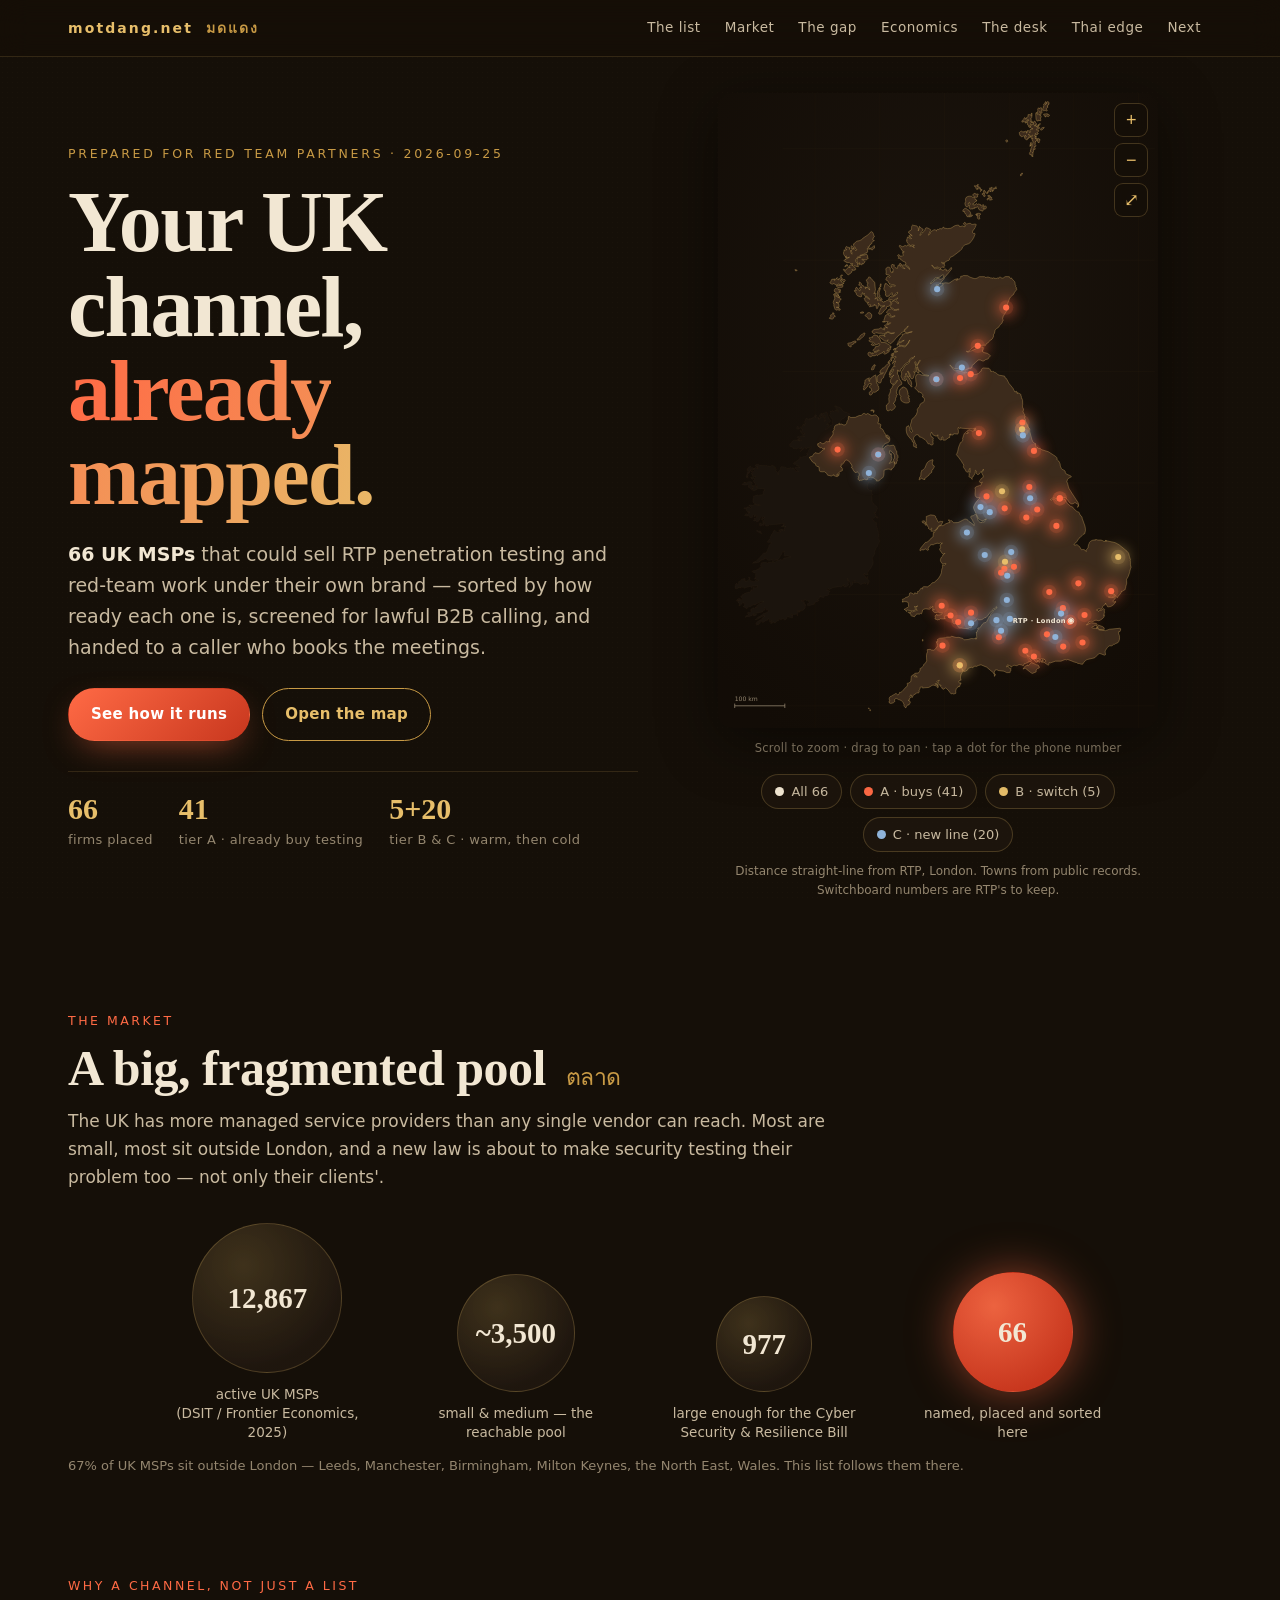
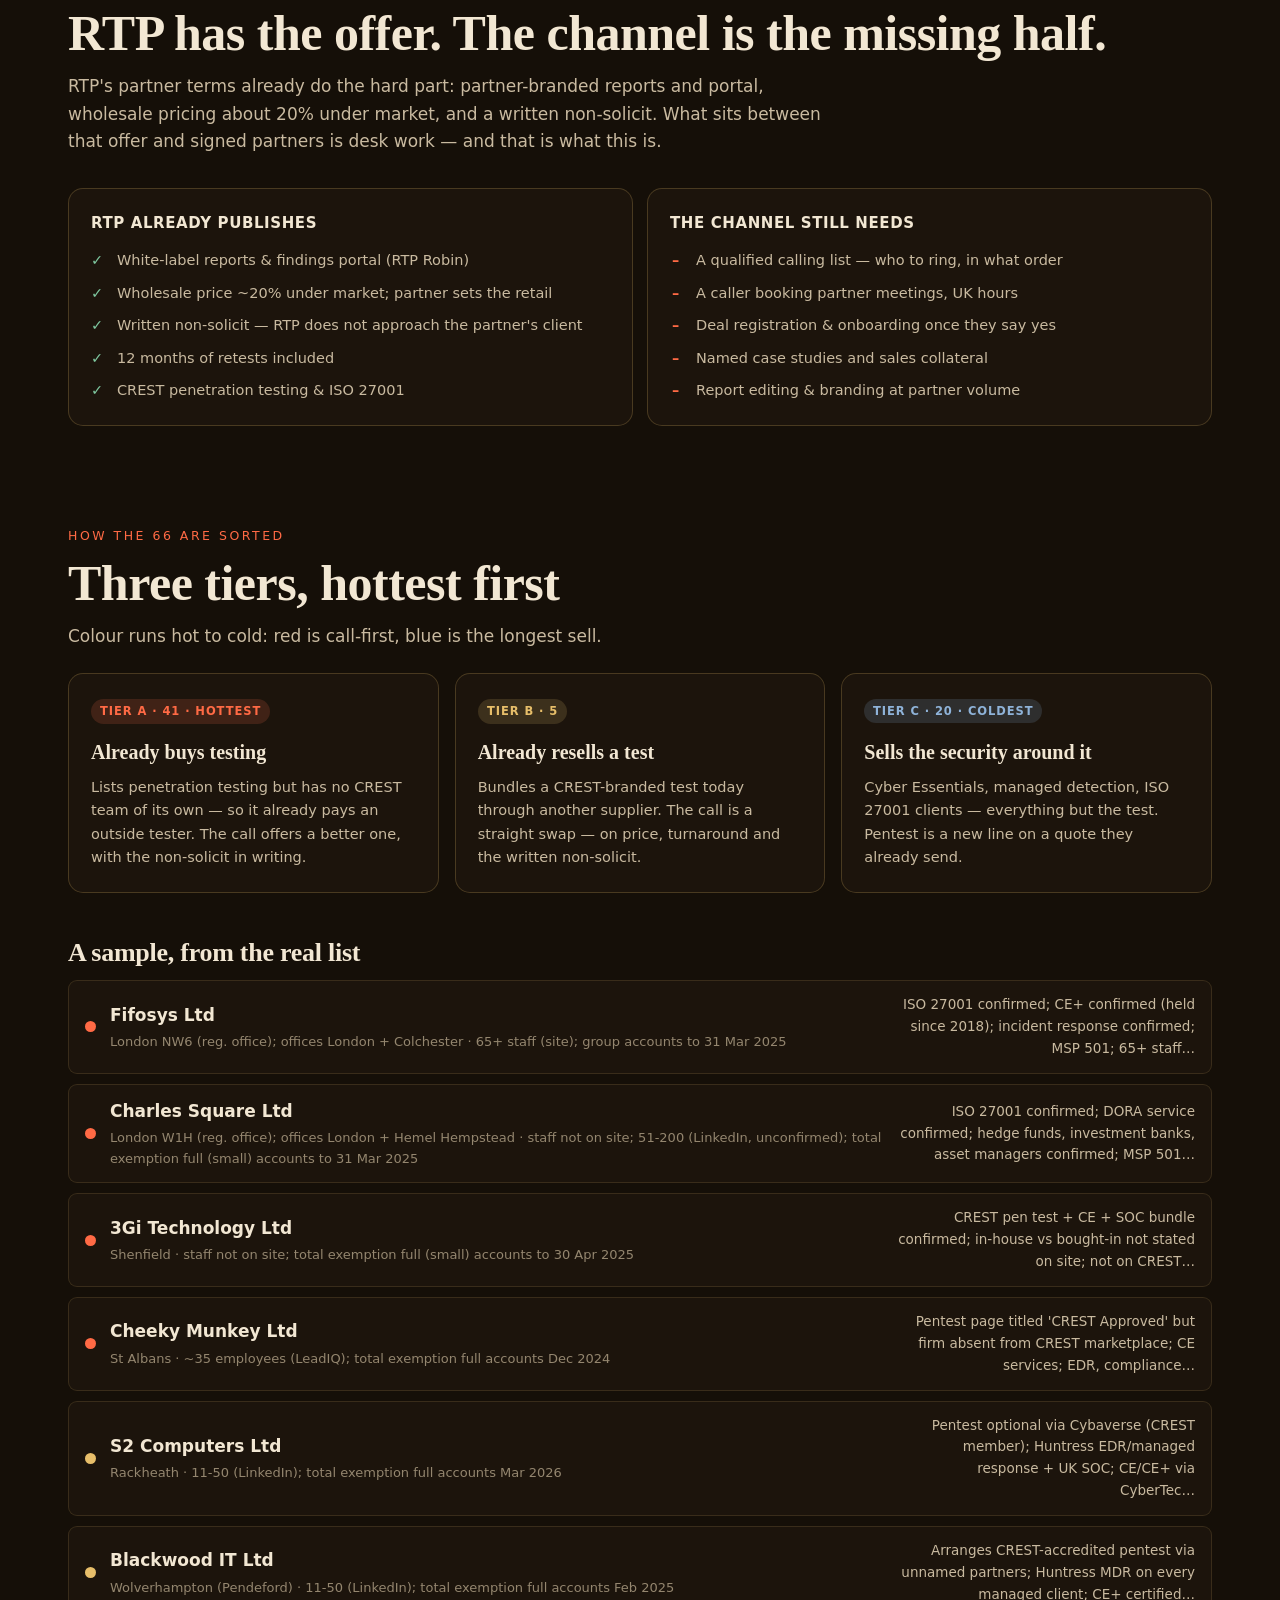
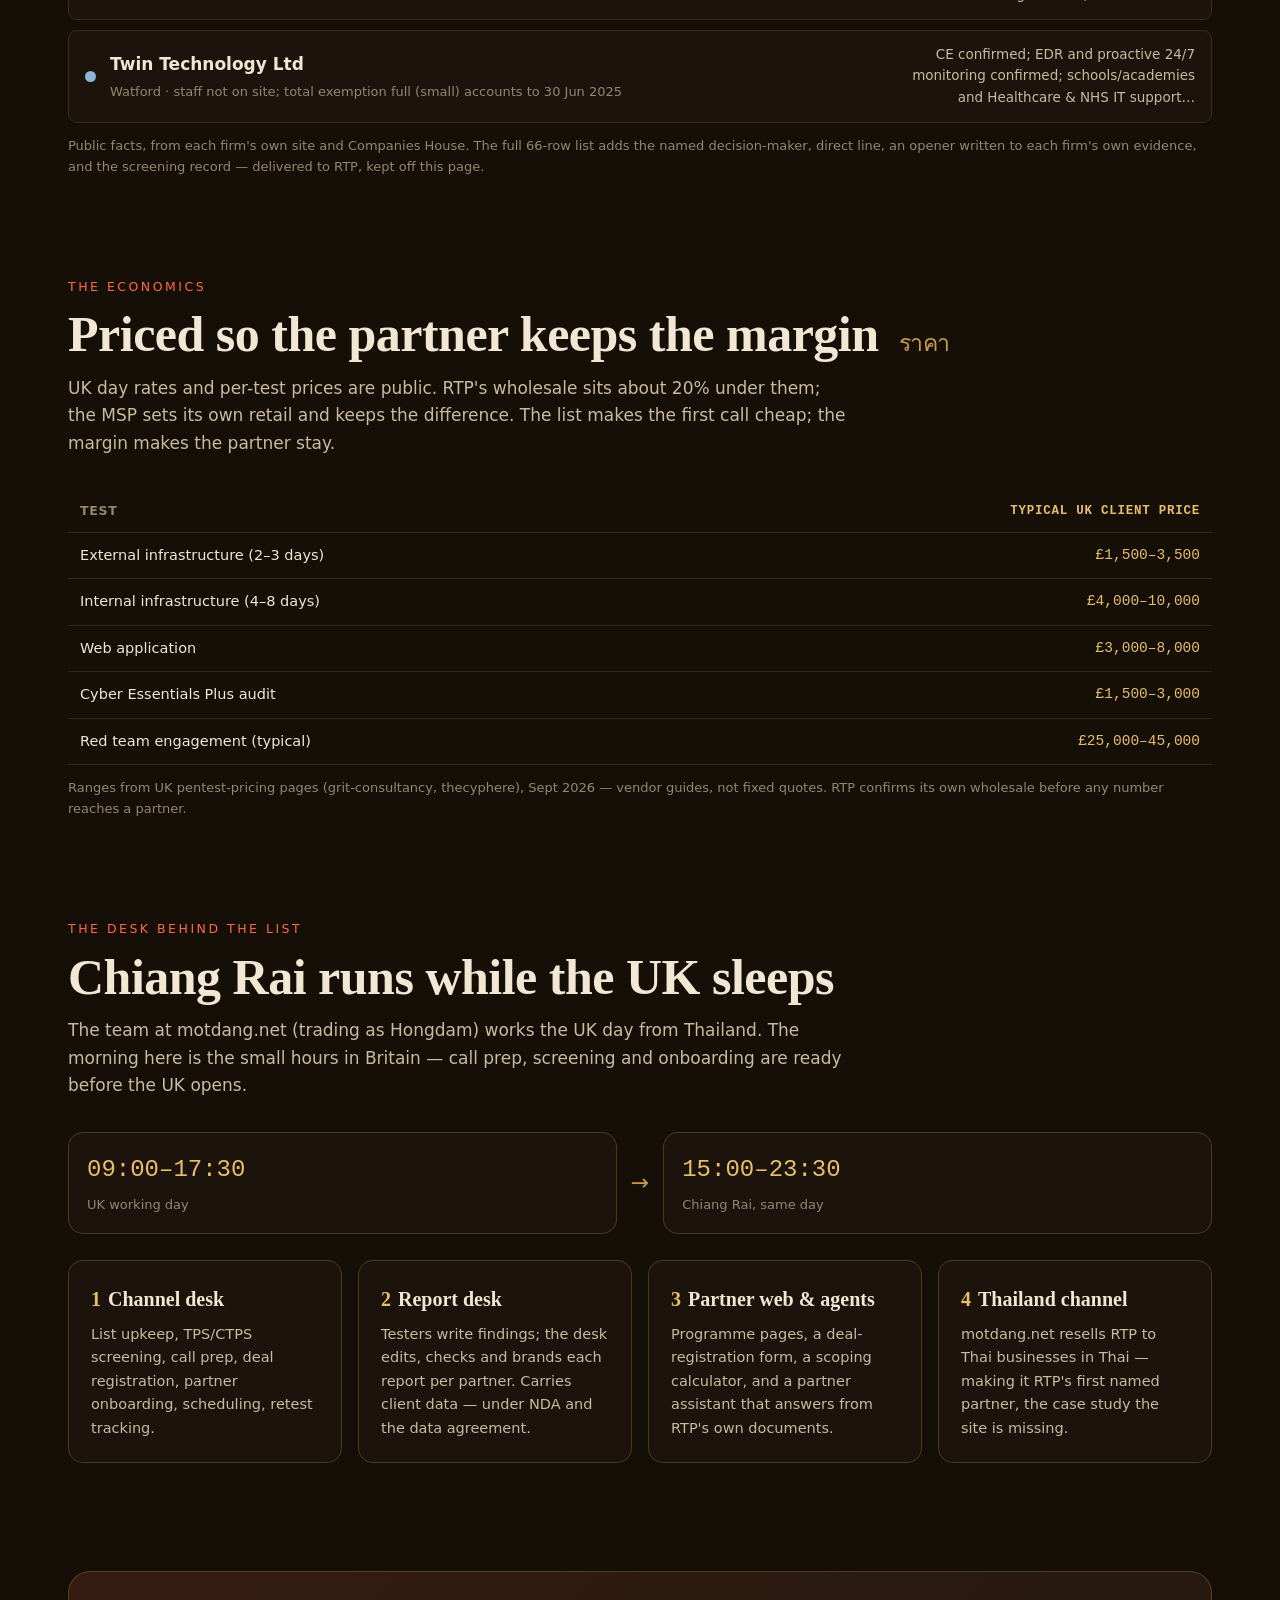
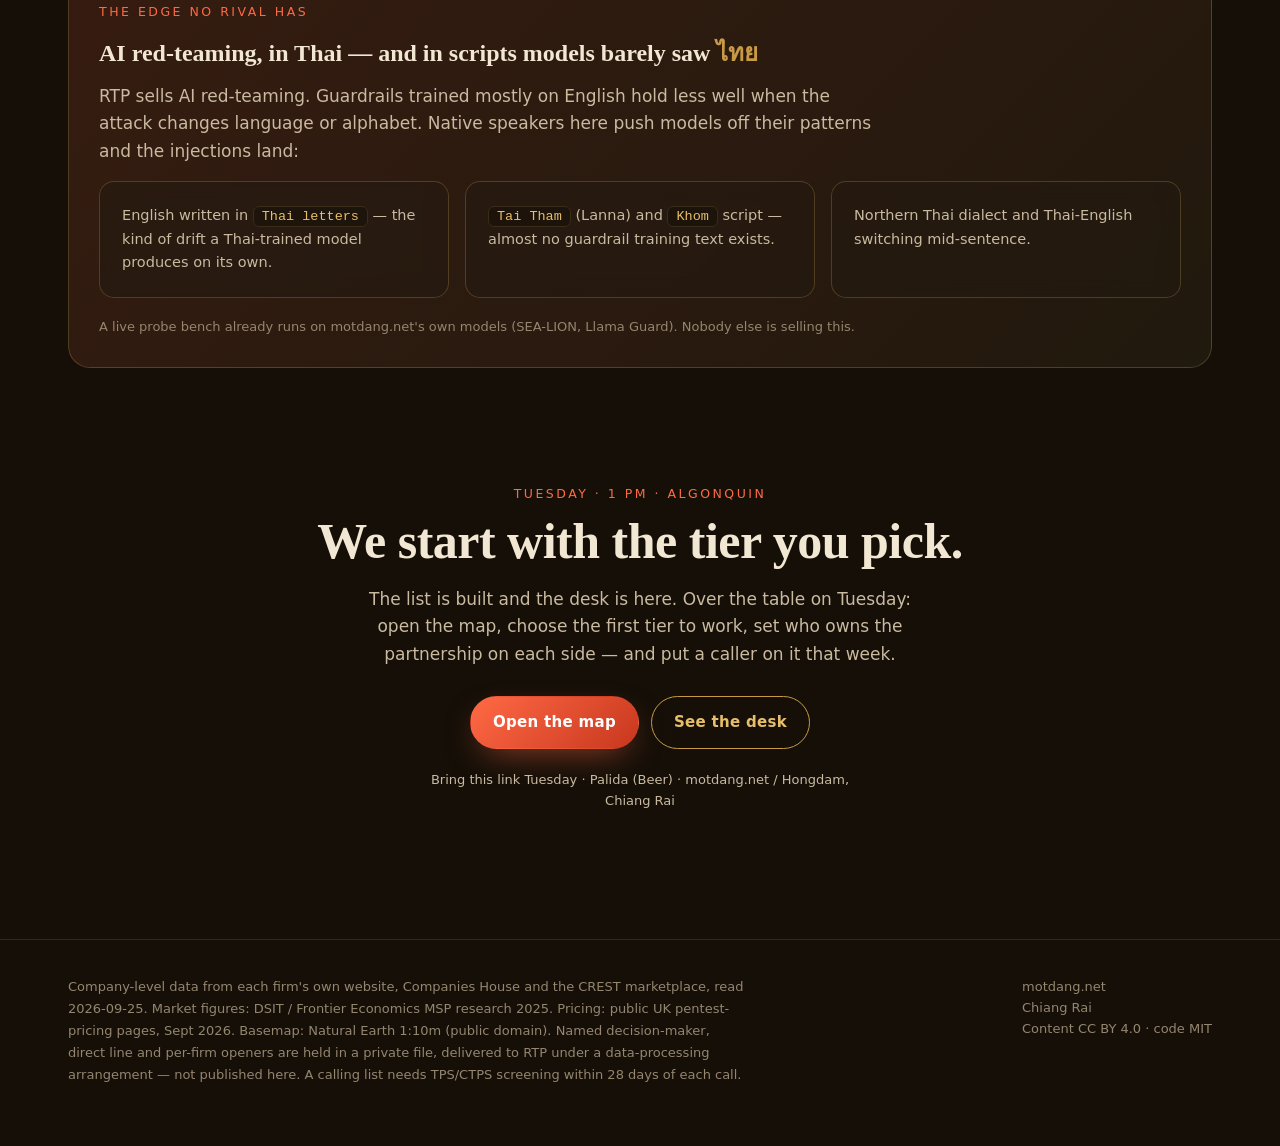
<file: docs/index.html>
<!DOCTYPE html>
<html lang="en">
<head>
<meta charset="utf-8">
<meta name="viewport" content="width=device-width,initial-scale=1">
<title>UK MSP channel — for Red Team Partners</title>
<meta name="description" content="A screened calling list of 66 UK MSPs that could resell Red Team Partners under their own brand, and the Chiang Rai desk to work it. Prepared by motdang.net.">
<meta property="og:type" content="website">
<meta property="og:site_name" content="motdang.net">
<meta property="og:title" content="UK MSP channel — for Red Team Partners">
<meta property="og:description" content="A screened calling list of 66 UK MSPs that could resell Red Team Partners under their own brand, and the Chiang Rai desk to work it. Prepared by motdang.net.">
<meta property="og:url" content="https://nanobotco.github.io/rtp/">
<meta property="og:image" content="https://nanobotco.github.io/rtp/card.jpg">
<meta property="og:image:width" content="1200">
<meta property="og:image:height" content="630">
<meta property="og:image:alt" content="Map of the United Kingdom with glowing points for each MSP on the list, beside the headline Your UK channel, already mapped.">
<meta name="twitter:card" content="summary_large_image">
<meta name="twitter:image" content="https://nanobotco.github.io/rtp/card.jpg">
<meta name="theme-color" content="#150f08">
<meta name="color-scheme" content="dark">
<meta name="robots" content="noindex">
<link rel="preconnect" href="https://fonts.gstatic.com" crossorigin>
<link rel="stylesheet" href="style.css?b=1791811749">
</head>
<body>
<header class="bar"><div class="wrap">
  <a class="mark" href="#top">motdang.net <span lang="th">มดแดง</span></a>
  <nav>
    <a href="#map">The list</a>
    <a href="#market">Market</a>
    <a href="#gap">The gap</a>
    <a href="#price">Economics</a>
    <a href="#desk">The desk</a>
    <a href="#edge">Thai edge</a>
    <a href="#next">Next</a>
  </nav>
</div></header>

<main class="wrap" id="top">

  <section class="hero" style="padding-top:36px">
    <div>
      <div class="kicker">Prepared for Red Team Partners · 2026-09-25</div>
      <h1>Your UK channel,<br><em>already mapped.</em></h1>
      <p class="lede"><b>66 UK MSPs</b> that could sell RTP penetration testing and
      red-team work under their own brand — sorted by how ready each one is, screened for
      lawful B2B calling, and handed to a caller who books the meetings.</p>
      <div class="cta">
        <a class="btn solid" href="#next">See how it runs</a>
        <a class="btn" href="#map">Open the map</a>
      </div>
      <div class="strip">
        <div class="s"><div class="v">66</div><div class="k">firms placed</div></div>
        <div class="s"><div class="v">41</div><div class="k">tier A · already buy testing</div></div>
        <div class="s"><div class="v">5+20</div><div class="k">tier B &amp; C · warm, then cold</div></div>
      </div>
    </div>
    <div class="mapwrap" id="map">
      <div class="mapstage">
        <svg id="uk" viewBox="0 0 789.8 1140.0" role="img" aria-label="Zoomable map of the United Kingdom with 66 MSP prospects marked by tier; select one for its phone number">
          <defs>
            <radialGradient id="seaGrad" cx="50%" cy="35%" r="75%">
              <stop offset="0%" stop-color="#1b140d"/><stop offset="100%" stop-color="#120c06"/>
            </radialGradient>
            <filter id="soft" x="-60%" y="-60%" width="220%" height="220%">
              <feGaussianBlur stdDeviation="11"/>
            </filter>
          </defs>
          <rect class="sea" x="0" y="0" width="789.8" height="1140.0"/>
          <g><line class="grat" x1="174.2" y1="1150.0" x2="174.2" y2="0.0"/><line class="grat" x1="290.4" y1="1150.0" x2="290.4" y2="0.0"/><line class="grat" x1="406.5" y1="1150.0" x2="406.5" y2="0.0"/><line class="grat" x1="522.6" y1="1150.0" x2="522.6" y2="0.0"/><line class="grat" x1="638.8" y1="1150.0" x2="638.8" y2="0.0"/><line class="grat" x1="754.9" y1="1150.0" x2="754.9" y2="0.0"/><line class="grat" x1="116.1" y1="1100.0" x2="783.9" y2="1100.0"/><line class="grat" x1="116.1" y1="900.0" x2="783.9" y2="900.0"/><line class="grat" x1="116.1" y1="700.0" x2="783.9" y2="700.0"/><line class="grat" x1="116.1" y1="500.0" x2="783.9" y2="500.0"/><line class="grat" x1="116.1" y1="300.0" x2="783.9" y2="300.0"/><line class="grat" x1="116.1" y1="100.0" x2="783.9" y2="100.0"/></g>
          <g><path class="land" d="M217.8,593.0L216.8,593.5L216.4,594.2L215.8,594.8L215.3,595.4L211.6,595.9L210.9,596.4L210.3,597.0L208.9,599.6L209.1,600.6L208.2,601.4L208.6,604.1L208.2,605.5L207.0,606.2L206.3,606.8L206.1,608.0L206.6,610.5L206.6,611.6L205.9,613.8L204.9,615.4L200.7,620.7L200.3,622.0L200.3,624.6L200.7,625.6L200.1,626.1L198.2,625.6L196.5,626.1L194.6,625.6L193.6,626.1L191.5,628.1L189.4,629.3L187.5,629.5L185.6,628.4L184.0,626.9L181.3,629.0L178.3,630.3L179.2,631.1L179.2,632.8L179.6,633.9L180.6,634.5L181.7,634.7L182.7,636.4L183.1,636.9L184.6,636.2L185.9,636.6L187.5,638.2L188.6,638.6L189.4,638.1L190.5,637.4L191.1,639.6L188.8,640.4L182.9,645.8L180.8,646.9L178.5,646.7L174.1,645.7L172.9,647.0L171.6,648.7L171.0,650.2L170.6,650.7L170.0,651.2L168.5,652.1L165.6,653.1L164.5,653.6L164.9,654.5L165.2,656.1L165.8,657.0L167.0,658.5L169.5,662.1L171.0,663.4L172.5,664.2L174.1,664.2L175.4,667.3L176.0,668.8L177.1,670.0L178.1,670.3L180.2,670.7L181.3,671.3L181.5,672.9L181.9,677.2L182.5,678.9L183.8,679.6L186.9,679.9L190.2,679.8L191.3,679.9L195.5,683.2L195.9,683.8L196.1,684.7L196.3,685.5L196.9,686.0L203.2,687.5L204.5,687.2L206.8,685.4L208.2,685.4L207.6,686.4L208.9,686.5L209.3,687.4L209.7,687.9L210.5,687.7L213.2,688.6L214.3,688.6L213.0,685.7L213.5,684.5L215.1,683.5L215.1,684.5L215.1,686.5L214.9,687.4L216.0,687.4L216.6,686.7L217.0,685.9L217.2,684.8L216.8,683.8L218.0,683.3L217.4,682.3L217.4,681.0L217.8,680.3L218.3,679.8L218.9,679.3L222.2,678.4L223.3,677.6L223.1,675.9L223.9,674.7L221.8,673.0L222.0,671.7L220.1,670.7L219.9,669.6L221.0,669.3L221.6,668.3L221.2,667.6L221.2,666.6L222.4,666.4L224.9,665.1L227.7,660.5L229.3,658.8L231.2,658.7L233.1,659.7L236.9,662.7L237.3,663.4L237.7,665.1L239.0,665.4L239.8,667.5L240.4,669.3L240.6,670.7L240.2,671.7L239.2,672.4L241.3,673.4L241.7,673.9L241.9,674.7L242.1,675.7L242.5,676.7L243.6,678.4L244.6,679.8L245.9,680.8L247.1,681.6L248.4,681.1L248.8,680.5L249.4,680.1L250.7,680.6L251.9,681.6L252.8,682.7L253.2,683.2L253.6,685.0L253.0,686.9L251.7,688.6L252.3,689.7L252.1,690.8L251.3,693.1L252.1,694.0L253.8,695.8L254.6,696.3L255.3,695.5L255.9,694.8L257.1,695.0L262.6,693.3L264.3,693.1L264.9,694.1L265.5,694.5L267.0,694.0L268.4,693.6L269.1,692.4L268.9,690.9L269.7,688.9L270.7,689.7L271.4,690.2L272.2,690.1L273.0,689.6L273.9,689.4L274.7,690.2L278.3,693.8L279.3,694.3L280.6,696.0L282.0,696.5L283.1,697.0L284.1,698.7L283.9,699.9L282.0,702.2L281.0,702.6L279.5,702.1L278.3,701.2L277.4,700.4L276.6,700.5L272.6,698.9L269.5,698.4L270.1,699.7L269.9,700.5L269.1,701.9L268.6,703.6L268.4,706.5L268.4,708.3L268.6,710.0L269.9,711.9L272.0,712.9L276.2,713.6L275.5,716.1L275.5,717.8L276.2,719.3L277.4,720.3L276.2,721.8L276.0,724.4L276.2,727.1L276.4,731.5L276.6,733.0L277.0,734.3L277.4,735.3L278.0,736.0L278.9,736.5L279.5,737.0L280.6,739.4L282.0,740.6L283.9,741.4L284.9,742.3L285.4,743.3L285.8,744.5L286.0,746.0L285.6,747.3L284.5,749.0L284.3,750.5L283.9,751.4L283.1,753.1L282.6,753.9L282.2,752.9L281.2,752.7L279.9,753.1L279.1,753.9L282.9,755.8L283.1,756.8L283.3,758.0L283.7,758.8L283.3,759.8L283.9,760.7L286.4,760.8L287.5,761.5L286.8,763.2L286.0,763.4L285.2,762.5L284.3,762.2L283.5,761.0L282.6,760.8L281.6,761.3L277.8,764.2L277.6,765.2L278.0,766.1L279.5,767.6L280.6,769.4L281.4,770.1L283.1,770.5L283.5,771.0L284.7,771.5L284.3,773.0L284.1,775.7L284.3,777.0L284.5,778.6L285.2,779.6L285.8,780.4L286.2,781.6L285.8,783.5L286.6,784.6L288.5,788.9L288.5,791.2L288.3,793.6L288.1,796.0L287.7,797.5L287.5,799.0L288.1,800.7L290.6,803.6L290.0,804.6L289.1,806.9L288.1,808.1L286.2,812.8L286.6,813.5L284.1,816.0L283.5,816.9L282.9,818.4L281.4,823.1L281.8,825.3L280.6,828.4L277.8,833.4L277.6,835.3L277.6,836.8L278.3,839.7L278.5,841.2L278.3,845.4L277.4,847.1L273.9,853.4L272.8,854.5L272.0,855.2L270.9,856.6L269.7,859.1L269.1,860.6L269.1,862.5L269.3,864.2L269.1,865.5L268.6,864.8L268.2,864.3L264.3,864.3L263.2,864.0L263.4,862.1L262.4,862.7L262.0,863.2L261.5,864.2L262.4,864.5L263.2,865.4L263.8,866.4L264.3,867.7L263.8,868.7L265.7,869.2L266.3,870.1L266.6,871.1L267.4,870.3L268.6,867.7L267.8,870.4L268.9,872.8L271.8,876.0L270.1,880.2L269.5,881.4L268.9,882.1L267.8,882.1L267.2,881.4L267.8,880.6L268.2,879.2L267.4,878.7L266.6,879.7L265.9,880.4L263.2,880.7L264.3,880.0L263.4,879.2L262.0,880.0L259.2,880.7L256.7,882.2L255.7,882.1L254.2,880.4L253.2,879.7L248.8,878.4L244.6,879.0L243.6,878.7L244.4,877.5L245.2,876.7L245.9,875.5L246.1,873.8L245.2,875.0L244.4,876.0L243.1,876.5L242.1,876.0L241.7,876.5L241.7,877.7L241.7,878.7L242.3,878.2L242.7,879.4L242.1,880.7L242.7,881.4L238.3,884.8L237.7,885.4L237.1,886.6L236.2,887.5L235.2,887.0L235.8,885.6L236.4,884.9L237.3,884.4L237.9,883.8L237.9,882.7L236.9,878.7L236.4,878.0L236.0,877.2L235.2,876.3L233.9,875.3L233.1,872.1L232.5,871.1L232.7,872.3L232.7,873.3L232.9,874.8L233.9,877.0L234.1,878.0L233.3,880.4L233.5,881.4L235.0,881.4L233.9,882.9L232.3,885.3L231.2,886.1L230.0,886.5L227.5,886.6L226.2,887.0L226.4,885.8L228.1,883.4L226.8,882.7L225.4,882.7L225.6,883.8L226.0,884.4L224.7,884.3L223.7,884.4L223.3,884.9L222.9,885.6L221.4,886.8L220.3,886.8L218.0,886.1L207.0,887.5L203.0,889.7L200.9,890.2L200.3,891.0L199.4,891.7L199.0,891.2L198.6,889.8L197.4,889.8L196.3,890.9L195.7,892.0L195.9,893.7L196.5,893.0L197.4,892.9L198.4,893.2L200.1,893.9L200.7,894.6L200.3,895.7L198.4,897.1L198.2,900.1L197.6,901.2L196.5,901.7L195.5,902.3L192.3,902.0L191.1,902.7L190.7,904.0L190.7,905.0L190.2,905.5L184.2,904.7L183.8,903.3L183.6,902.3L182.9,902.0L182.7,904.9L182.5,905.7L181.7,907.1L180.8,908.1L180.0,908.8L178.7,908.8L180.4,910.4L181.0,910.8L180.4,911.8L179.2,912.5L176.9,913.0L173.7,914.5L172.9,915.7L173.9,917.0L173.1,917.5L168.7,918.5L166.4,919.6L162.9,919.9L161.2,919.7L159.9,919.7L159.7,918.7L160.1,918.2L160.8,917.9L161.2,917.2L160.8,916.3L161.6,916.2L162.4,915.8L163.3,915.2L164.1,914.3L163.3,913.8L162.4,913.6L162.9,912.3L163.7,911.6L163.3,910.6L162.4,910.8L162.0,911.6L161.2,910.9L160.1,910.8L157.6,910.8L157.2,909.6L156.2,909.9L155.1,910.4L154.1,910.8L151.6,910.6L150.5,910.8L149.3,911.6L151.2,912.3L153.7,912.6L155.1,913.8L154.1,917.0L156.2,916.9L156.8,917.7L157.0,918.9L156.4,919.2L155.8,919.7L157.6,919.7L156.6,921.4L156.8,922.8L156.6,924.1L154.7,926.5L154.1,927.5L152.6,928.5L150.3,929.0L149.7,929.5L148.9,930.7L148.6,929.7L147.8,928.8L146.8,928.3L146.1,928.7L147.0,929.4L147.2,930.5L147.0,931.5L146.1,932.2L145.7,930.2L144.5,929.4L141.7,929.4L142.4,930.4L143.6,930.5L144.7,930.0L145.3,930.7L144.9,931.7L144.3,932.1L143.0,934.6L143.0,936.3L143.2,937.8L143.4,939.0L142.6,938.1L141.7,936.3L140.9,935.4L137.1,936.3L130.2,935.4L131.1,936.4L131.9,937.0L134.2,937.0L133.8,938.0L134.6,939.0L134.0,939.5L133.6,940.3L133.8,942.4L131.5,942.0L130.2,941.3L127.7,941.0L126.5,940.5L125.9,941.0L124.6,940.3L123.8,941.5L123.1,943.2L122.7,944.4L120.6,945.2L120.0,946.4L119.0,945.6L118.5,944.9L117.3,943.9L116.0,943.7L115.2,944.4L111.8,945.1L111.2,944.7L109.8,943.9L109.1,944.4L110.0,945.1L109.3,946.2L108.7,947.1L107.9,947.6L106.8,947.8L105.4,947.4L105.2,948.6L104.3,949.3L103.9,949.8L103.7,950.6L103.1,951.3L102.0,951.1L100.8,951.3L100.6,950.1L100.4,949.1L98.7,950.3L98.3,951.3L97.4,951.6L96.6,952.3L96.0,952.7L94.1,952.7L94.7,952.1L95.1,951.6L95.5,951.0L96.0,950.0L95.1,950.5L94.5,950.8L94.7,949.1L95.3,948.3L96.8,947.3L97.6,946.6L97.2,946.1L94.7,947.4L94.1,948.8L92.8,950.0L92.2,948.9L92.2,947.9L92.6,946.7L92.8,945.4L92.4,944.7L91.4,944.2L90.3,944.0L89.7,944.4L90.1,945.6L88.4,946.6L84.3,947.4L84.0,948.8L82.8,949.1L81.3,950.3L80.7,950.6L79.7,950.6L79.7,949.6L78.8,948.4L78.0,947.9L77.6,948.8L74.4,952.0L74.8,952.5L71.3,954.7L71.5,953.5L70.9,953.8L69.2,955.4L68.6,954.2L69.0,953.3L68.4,952.5L67.7,951.3L69.0,950.8L70.0,950.0L72.1,947.8L73.2,947.1L75.3,946.4L76.5,945.7L77.6,944.9L80.1,941.7L81.1,940.8L83.2,939.8L84.5,939.0L81.7,938.6L70.5,944.7L66.9,945.1L69.4,943.4L70.5,942.7L70.9,941.7L71.5,940.8L73.6,940.0L80.9,935.8L81.5,934.4L83.4,934.2L85.7,932.9L87.8,932.4L89.5,931.5L89.7,930.0L90.1,928.8L90.3,928.0L89.7,927.5L88.6,928.2L87.6,928.5L86.3,927.5L85.5,927.0L85.7,925.6L85.3,924.8L84.7,924.5L83.6,923.8L83.8,925.1L83.8,927.0L84.5,928.0L83.2,928.3L82.6,929.0L80.9,930.7L79.7,931.5L78.6,931.9L74.6,932.4L72.8,933.2L65.4,934.4L62.9,935.6L62.1,936.3L61.9,937.3L61.5,937.8L57.7,939.1L56.5,940.3L54.6,939.7L51.2,940.0L50.0,940.7L48.9,941.7L49.1,940.7L49.1,939.5L49.8,938.6L53.7,937.5L54.6,937.0L54.2,936.3L54.4,935.1L53.9,934.2L53.1,934.1L52.9,932.9L54.2,932.6L56.7,932.7L57.9,932.2L60.6,929.4L58.1,928.7L59.2,926.8L61.0,925.3L62.9,924.3L64.6,923.8L64.0,925.3L64.8,925.6L65.6,925.1L66.5,924.1L66.5,922.4L67.3,923.1L68.4,923.3L70.5,923.1L70.0,922.4L69.0,921.8L69.6,920.6L71.1,918.7L72.3,918.0L73.0,916.7L73.8,916.2L75.3,916.3L77.1,915.7L80.5,913.6L82.4,913.0L78.2,912.8L72.1,915.3L71.1,916.0L70.5,916.7L68.2,917.4L67.3,917.7L67.7,918.4L66.1,919.6L65.4,919.2L65.6,918.2L64.8,917.7L64.2,918.5L63.8,919.1L61.7,919.6L58.5,921.9L57.1,922.6L55.8,921.8L54.6,923.1L53.1,924.5L51.6,925.5L50.2,925.8L50.6,924.6L45.0,921.8L47.3,921.1L47.9,918.7L46.8,916.0L44.5,914.8L43.7,915.5L42.2,917.9L41.6,918.4L41.0,918.7L39.1,920.6L38.3,921.2L37.8,919.9L38.7,917.0L38.3,915.7L37.4,915.5L36.2,915.5L36.0,914.3L35.5,913.6L35.8,912.6L35.1,912.3L37.0,911.3L41.8,909.4L42.9,909.4L43.5,908.4L43.3,907.4L42.4,906.9L42.0,905.9L41.4,904.9L40.4,904.7L41.0,903.5L42.4,903.0L43.1,902.7L42.7,901.2L43.9,900.5L45.4,900.1L46.8,899.0L50.6,897.1L56.2,895.9L58.5,894.4L59.8,891.0L60.2,892.9L60.6,893.6L61.5,893.7L62.1,892.9L63.3,887.0L65.2,888.0L66.9,888.2L71.3,887.5L70.5,886.5L72.1,884.8L60.6,885.4L61.3,887.5L61.0,888.7L60.6,889.2L60.4,887.5L59.8,886.8L59.0,886.5L58.1,886.1L56.5,886.0L48.7,888.2L47.3,889.0L46.6,888.5L46.0,887.5L45.4,887.0L44.5,887.8L42.4,886.5L40.4,887.0L40.8,887.5L42.2,888.2L40.8,888.5L38.1,887.5L36.6,887.5L37.0,888.5L36.2,888.8L33.9,890.0L32.6,890.2L31.4,889.7L30.9,888.5L30.7,886.8L30.3,884.8L31.8,883.4L31.4,882.1L32.0,881.1L33.2,880.4L34.3,880.0L33.9,881.4L35.1,882.6L36.0,882.7L36.6,881.6L36.4,880.2L37.0,879.4L36.6,878.9L36.8,877.2L37.4,876.8L39.5,876.5L40.1,875.8L41.4,873.6L42.0,873.1L48.1,871.3L48.9,872.1L48.3,876.0L52.3,876.0L53.9,874.8L55.4,873.1L56.0,870.9L54.6,869.1L56.7,869.1L57.3,869.4L57.1,870.4L57.3,871.8L57.3,873.5L57.5,874.6L58.3,875.1L59.4,875.3L61.0,876.2L63.1,876.7L65.4,876.7L66.3,876.2L67.5,874.6L68.2,874.1L69.0,874.5L68.2,875.1L69.2,875.8L73.4,875.1L72.3,874.1L71.5,874.0L69.8,873.8L67.7,872.8L66.9,872.4L66.1,873.1L65.6,872.6L65.2,872.1L65.0,871.3L66.3,871.6L67.7,871.1L66.9,870.6L66.1,870.4L66.7,869.6L68.2,869.1L67.5,867.4L67.7,862.5L66.7,861.5L63.6,860.8L62.1,860.0L61.0,858.8L61.9,857.9L62.9,857.4L66.9,857.1L72.5,854.4L73.4,853.7L74.2,852.4L75.3,851.7L76.7,851.7L78.4,852.2L79.2,852.7L79.0,851.3L78.4,850.7L77.4,850.5L76.7,850.0L76.7,849.0L76.5,847.8L76.9,847.1L76.9,845.4L78.4,842.9L79.2,843.1L79.7,842.6L80.3,842.2L82.6,842.9L87.2,842.9L87.8,843.2L88.9,843.7L89.5,843.4L89.9,842.7L90.7,842.2L95.1,842.4L96.6,842.2L100.4,842.2L102.4,841.9L103.3,841.4L104.1,840.5L105.0,840.0L112.1,837.7L113.1,836.8L113.5,838.0L114.6,838.2L115.8,838.0L116.7,837.5L117.1,837.0L117.3,836.0L117.9,835.1L118.5,834.8L128.6,833.4L130.7,832.8L129.6,832.8L125.9,831.1L123.8,830.7L120.0,831.2L119.0,831.1L118.3,830.6L119.2,829.4L118.7,827.7L119.0,826.5L118.7,825.5L117.9,825.2L118.3,824.3L119.0,823.0L119.4,822.5L117.9,823.0L116.0,824.0L114.8,825.3L114.6,826.5L112.7,830.4L107.7,837.7L106.4,838.2L101.4,838.8L100.1,840.5L99.5,840.9L98.1,840.9L96.8,840.2L97.6,839.4L99.1,838.5L99.9,837.5L99.9,836.1L98.1,837.3L93.9,838.7L90.9,838.8L89.7,838.5L88.4,838.0L88.0,837.2L87.6,836.6L85.7,836.3L84.9,835.5L85.1,833.9L84.5,833.3L82.4,833.4L83.0,834.3L83.8,835.3L84.0,836.1L79.7,838.2L77.1,838.8L75.9,839.5L75.3,840.5L75.1,842.1L74.2,841.7L72.1,842.7L61.7,844.2L62.7,843.2L65.2,841.4L68.4,840.5L80.1,828.5L79.7,827.2L80.3,826.9L81.1,826.2L81.7,825.8L84.3,825.8L85.9,825.3L87.2,824.8L87.4,823.8L87.6,822.6L88.0,821.8L88.0,820.4L87.6,819.8L88.2,819.3L88.9,818.8L89.5,817.9L89.9,816.9L90.3,816.0L90.5,815.2L91.2,814.2L91.4,812.2L94.9,808.6L95.5,806.6L94.5,806.3L89.9,806.6L88.4,805.9L90.1,804.2L90.7,803.4L92.4,800.3L93.0,799.7L93.7,799.2L93.2,798.5L96.4,792.2L97.6,790.9L98.5,789.2L99.3,787.0L100.4,785.3L101.6,784.8L102.9,785.7L105.6,788.4L106.8,788.9L108.1,788.5L109.1,787.7L110.6,787.3L111.8,788.2L112.1,786.5L111.2,785.7L108.7,784.8L112.1,783.5L113.1,783.8L114.8,785.3L115.8,785.5L113.5,783.5L114.8,783.3L115.6,783.5L116.2,782.6L116.9,782.3L117.1,783.5L117.7,784.1L118.3,784.8L119.0,785.1L119.8,785.5L119.4,783.5L119.0,782.6L119.4,780.4L120.2,779.4L122.3,777.9L120.6,778.4L114.4,778.4L113.5,777.9L114.6,777.2L117.1,776.5L118.3,776.5L116.7,775.9L117.3,774.7L118.7,774.2L119.4,773.8L114.8,772.5L113.7,772.7L111.6,773.7L92.8,775.2L90.9,776.2L90.1,776.9L88.9,777.2L86.3,777.2L85.1,776.5L84.5,775.7L84.0,774.7L83.2,773.8L84.5,772.1L83.8,771.0L82.4,772.8L82.2,775.0L81.5,776.2L80.5,776.4L79.7,775.2L80.7,772.3L80.3,767.9L81.5,766.9L82.2,767.6L83.2,766.4L83.6,765.9L81.3,763.5L82.0,762.7L84.0,761.5L82.0,761.3L80.9,761.5L80.1,762.2L80.7,763.4L80.9,765.1L80.5,766.6L79.2,766.9L78.2,765.9L78.6,764.0L79.0,762.2L78.8,761.3L78.4,760.8L77.1,762.2L76.3,762.5L75.9,763.2L75.3,764.9L73.8,767.4L73.0,768.6L70.2,769.8L69.2,769.8L68.4,768.6L67.1,767.6L64.6,768.3L63.8,767.6L64.4,765.9L64.4,764.9L64.6,764.0L65.4,763.5L67.3,763.2L69.6,761.5L70.5,760.7L68.6,760.2L69.8,758.8L68.8,758.1L66.9,759.3L66.3,760.5L65.2,760.5L65.0,759.3L65.2,758.5L66.5,757.6L66.9,756.6L65.6,757.3L65.2,757.8L64.2,757.8L63.1,757.5L62.5,758.1L62.3,759.0L62.5,760.2L61.9,761.5L60.2,762.0L57.9,762.0L56.7,761.5L56.0,760.7L55.6,759.8L55.2,759.0L54.4,758.8L52.1,759.1L50.6,759.0L49.8,758.1L48.9,758.6L47.9,758.8L48.3,757.1L48.9,756.1L49.8,755.4L51.0,755.3L53.3,755.8L54.2,755.6L55.0,754.6L54.4,753.7L53.7,753.4L53.3,752.7L53.1,751.9L54.4,752.1L55.6,752.7L56.9,752.9L57.3,751.9L56.2,752.1L53.9,751.5L51.9,750.5L50.6,749.2L50.2,747.3L49.8,746.1L49.1,745.6L47.5,746.1L46.2,745.6L47.7,744.5L48.9,744.5L50.4,745.0L51.9,745.0L51.4,743.4L53.9,742.9L56.7,743.8L57.7,745.6L58.3,745.3L59.2,744.1L59.8,743.8L56.2,741.2L55.4,740.1L57.5,739.6L62.1,740.1L63.8,739.6L65.6,738.2L67.1,738.4L68.4,739.4L71.1,739.9L75.7,740.2L74.6,739.0L70.7,739.4L68.2,738.4L63.3,735.3L62.5,730.9L62.9,728.7L63.6,727.2L64.0,725.5L63.3,723.9L64.0,723.3L66.1,723.0L67.7,722.3L69.0,722.2L70.2,721.3L71.9,722.0L72.5,722.3L83.2,720.3L82.4,719.5L80.1,718.3L80.5,717.8L81.3,717.6L80.9,716.1L81.5,715.2L83.6,713.6L82.0,712.9L82.6,712.4L83.2,711.0L83.2,710.0L82.4,710.3L80.5,710.2L72.1,710.0L66.5,713.4L63.3,714.1L61.3,712.0L62.1,711.5L62.5,708.7L63.3,708.0L63.1,707.0L63.3,706.0L62.9,705.3L65.6,703.9L67.5,705.1L68.4,705.3L69.0,705.8L69.2,708.1L69.8,708.7L70.5,708.3L70.2,706.5L70.5,705.3L70.0,704.8L69.4,703.9L69.0,703.4L68.2,703.3L68.6,704.6L67.5,703.6L66.7,701.2L66.9,700.2L66.5,699.7L65.2,699.9L64.8,698.9L64.4,698.4L64.0,697.5L63.8,696.0L64.0,694.5L64.6,694.0L65.4,693.8L66.1,693.0L65.2,692.4L65.9,691.3L66.5,690.9L66.1,690.2L67.7,688.7L67.1,688.2L65.0,688.7L65.0,689.9L64.2,690.2L64.6,690.9L62.9,693.0L61.3,693.5L59.8,692.1L58.5,689.6L59.8,689.6L62.3,688.7L63.3,688.2L61.7,686.9L60.8,685.9L60.6,684.7L61.7,685.2L61.5,684.2L59.4,682.0L60.2,682.5L61.5,682.1L61.7,681.3L58.7,678.8L57.5,678.1L56.7,679.3L57.5,680.3L57.1,681.1L56.0,681.5L55.0,681.3L55.6,682.3L55.8,683.3L55.0,683.2L54.2,683.3L53.1,684.0L53.7,685.0L54.2,685.5L54.2,687.5L52.5,688.2L53.3,688.7L54.2,689.6L54.2,690.6L53.1,690.9L52.1,690.8L51.2,690.4L50.8,689.4L50.6,687.5L51.0,686.4L52.3,683.5L52.5,682.3L52.7,680.5L53.3,679.6L53.9,679.1L54.6,677.8L52.7,677.8L52.1,677.4L51.4,676.6L52.5,676.4L53.1,675.6L53.3,674.2L53.7,673.0L54.4,672.5L57.1,671.0L57.3,670.0L58.1,669.6L58.7,670.5L59.0,671.7L59.8,672.4L60.6,672.9L61.7,672.9L62.5,672.4L62.9,673.2L63.6,673.5L64.6,673.0L65.0,673.7L63.8,676.2L62.3,677.2L60.8,677.1L59.4,675.7L59.0,677.8L60.0,678.3L61.3,678.4L62.3,678.9L63.3,679.6L64.2,678.8L64.8,677.8L65.6,677.2L65.0,675.9L65.2,674.4L66.3,673.0L67.1,672.4L68.4,672.7L70.5,674.2L71.7,674.4L71.3,673.5L70.9,673.0L69.8,672.4L70.2,671.3L72.1,671.7L71.1,671.0L67.9,670.3L67.3,669.3L67.1,667.8L70.5,666.3L71.7,666.4L74.0,668.0L75.1,668.3L85.1,669.0L86.8,668.3L88.0,668.5L88.6,669.3L89.3,669.6L93.9,670.3L95.1,669.6L95.8,669.1L96.2,668.6L96.8,668.1L100.1,669.5L101.0,670.0L101.4,671.8L101.8,672.4L102.9,672.2L103.5,671.7L103.9,672.5L103.9,674.0L103.5,675.1L104.7,675.7L103.7,677.2L103.9,678.3L106.8,680.8L107.5,682.0L107.9,683.5L107.9,685.4L108.3,683.7L108.5,682.1L108.7,680.6L108.3,679.3L109.6,678.6L110.8,677.4L111.8,675.4L112.3,672.7L113.1,671.0L115.2,670.8L118.7,671.7L119.4,671.2L120.4,671.5L121.3,672.2L122.3,672.5L123.6,673.5L124.4,673.7L127.3,673.7L128.6,673.4L129.8,672.4L131.3,673.5L134.8,672.9L136.5,673.7L136.9,674.7L137.1,675.7L137.4,676.7L139.0,677.4L139.7,678.1L140.9,679.9L141.7,679.3L142.6,679.1L144.5,679.3L143.6,678.1L142.6,677.8L141.7,677.2L141.3,676.1L140.9,675.4L140.1,674.7L139.0,674.4L138.2,673.7L138.6,673.2L139.2,672.0L141.1,672.4L142.2,672.0L142.8,671.5L147.0,672.4L145.9,671.2L144.9,670.3L143.8,669.8L142.8,669.6L141.5,669.6L140.9,668.6L141.3,667.6L143.4,669.0L144.5,668.3L144.0,667.3L142.8,666.6L141.5,666.3L135.9,666.3L135.5,664.8L136.3,663.4L136.9,662.9L138.6,662.4L145.3,657.7L146.3,657.3L146.8,656.1L147.0,654.3L147.2,652.4L148.0,653.9L148.4,654.6L150.1,654.1L152.0,653.1L156.8,652.3L160.1,650.2L162.0,649.7L160.1,649.0L159.3,648.5L158.5,647.7L161.6,645.0L161.6,643.0L164.1,640.6L164.1,638.1L164.7,638.4L165.2,638.9L166.2,639.4L166.8,636.2L167.2,635.4L166.8,634.7L165.8,635.7L164.5,636.4L160.6,637.1L158.5,638.7L157.2,639.4L157.8,637.9L157.6,636.4L156.6,636.0L155.8,636.4L154.3,638.4L152.8,639.1L150.1,642.1L149.3,642.8L148.6,643.3L147.6,643.5L149.1,641.3L149.9,640.4L151.2,640.3L151.8,639.4L151.8,638.1L150.9,637.1L150.1,638.1L149.9,635.9L148.2,637.2L147.6,639.1L146.8,639.3L146.1,638.4L146.1,637.2L145.5,636.7L144.5,637.2L142.8,637.4L142.2,637.7L141.5,639.1L140.7,638.9L139.4,638.1L135.1,638.1L134.2,637.4L134.6,636.4L134.0,635.9L129.2,634.0L128.2,634.0L128.6,633.3L129.0,632.7L128.4,631.5L127.9,630.8L128.8,629.8L130.5,629.5L130.9,628.6L130.9,627.4L131.7,626.8L135.7,623.7L137.1,623.2L143.0,623.4L146.1,624.4L147.6,624.4L143.6,622.7L142.6,621.7L143.4,621.2L146.1,621.0L146.8,621.4L147.4,622.5L148.4,623.7L149.5,624.2L150.5,623.7L147.4,620.7L145.3,619.8L143.2,618.3L141.7,618.1L142.0,617.3L143.0,617.0L144.3,616.5L145.1,615.3L145.7,614.8L146.8,616.0L148.2,616.1L150.9,615.6L154.1,616.8L155.3,616.8L154.3,616.0L153.0,615.4L152.0,614.4L152.2,612.7L152.8,611.9L155.1,612.2L156.0,612.1L155.3,611.4L154.7,609.7L153.9,609.2L152.8,609.2L152.2,609.7L152.2,611.1L150.5,611.2L149.1,609.9L148.0,607.8L147.4,606.0L148.0,605.3L148.6,605.7L149.1,606.2L149.9,606.5L151.6,606.2L152.8,605.1L151.2,604.5L149.9,603.1L147.6,600.4L148.2,599.2L149.5,599.1L150.1,599.7L150.7,598.7L150.7,596.9L151.8,596.7L152.4,596.4L153.7,594.0L154.1,593.5L154.5,594.2L154.7,596.5L155.3,597.0L156.0,594.7L156.6,594.2L155.8,591.3L155.5,589.4L156.0,588.8L156.6,588.1L157.4,585.1L158.1,583.9L162.2,585.4L163.3,585.1L165.2,584.2L166.0,583.9L165.6,584.9L165.2,585.6L164.7,587.1L165.2,587.6L165.8,586.9L167.5,584.5L171.0,582.3L172.3,581.8L172.9,581.2L173.5,579.5L174.1,578.0L175.6,577.8L177.1,579.0L176.7,580.2L173.9,581.8L176.4,581.3L177.1,582.0L178.1,582.0L179.0,581.5L179.6,581.2L180.2,582.5L180.0,584.4L181.5,583.5L182.3,583.2L182.1,584.2L181.7,584.9L181.0,585.2L180.2,585.4L181.5,585.9L182.1,586.2L183.1,585.4L183.8,583.5L183.6,582.3L182.3,580.5L181.9,578.5L182.9,577.3L184.4,576.1L185.9,574.4L186.3,575.1L185.0,579.8L185.2,581.2L185.9,581.8L186.9,581.3L188.4,581.5L189.4,582.3L190.7,583.4L191.1,584.2L191.7,585.9L191.9,586.7L191.5,589.1L191.5,590.1L191.9,589.3L193.0,586.6L193.4,585.2L193.2,583.7L192.5,582.2L192.1,580.5L191.9,579.3L191.5,578.1L190.7,577.8L190.2,578.5L190.5,580.0L190.7,581.5L191.1,582.5L190.2,582.3L189.8,581.8L189.2,581.2L188.8,580.5L187.1,580.0L186.3,579.5L186.5,578.1L188.2,574.9L190.2,574.8L191.1,574.4L193.2,572.6L194.8,572.7L195.5,573.7L195.9,574.8L196.5,575.1L196.7,575.9L196.7,577.5L196.5,579.0L196.5,580.3L197.4,581.0L199.0,581.8L199.0,583.0L199.4,584.4L200.3,585.6L200.9,586.1L201.5,586.7L201.7,588.4L201.3,590.1L200.9,590.8L200.1,591.0L199.2,591.6L198.2,592.8L195.1,595.0L198.6,595.0L199.7,595.5L199.0,597.7L198.4,598.4L195.5,600.4L193.6,603.1L192.8,603.8L193.8,604.1L194.8,603.5L200.5,598.2L201.5,596.9L202.8,596.4L204.0,596.0L205.1,595.7L205.7,594.3L206.1,592.8L205.9,591.3L204.9,590.8L204.5,590.3L204.9,589.4L205.3,588.1L205.3,585.7L202.6,581.8L201.3,580.8L200.9,580.2L200.3,578.5L200.3,577.5L201.7,576.3L202.4,574.6L202.4,572.6L201.7,571.0L202.8,571.0L203.6,571.5L205.3,571.0L205.1,570.2L206.1,570.5L207.4,571.4L208.6,571.4L210.9,569.0L212.2,568.5L213.2,569.2L214.1,571.0L213.0,571.0L213.7,571.7L214.9,572.4L216.2,572.4L217.4,571.5L213.7,568.7L212.0,566.5L211.8,564.1L210.3,563.3L209.5,562.6L209.1,561.9L209.9,561.4L210.9,561.6L213.0,562.8L217.0,564.1L217.8,564.3L220.1,565.5L221.0,566.1L223.9,570.7L224.7,571.4L227.7,572.7L229.8,573.1L232.5,574.2L233.7,575.1L235.0,574.6L235.8,576.1L235.6,578.1L233.9,579.1L232.3,579.5L230.4,580.3L228.5,581.5L226.4,583.5L224.5,584.4L223.1,584.9L222.2,585.7L219.7,589.1L218.9,590.8L218.0,592.6ZM77.6,772.5L79.0,774.8L78.0,776.7L75.9,777.4L74.8,776.2L74.6,774.7L74.4,773.3L74.8,772.5L75.5,772.0L76.3,771.8L77.1,772.0L77.6,772.5ZM60.2,704.6L60.8,704.3L61.5,703.9L62.5,704.6L62.1,706.1L61.7,707.6L61.5,709.3L61.7,710.7L60.4,711.9L59.4,711.4L58.3,709.8L57.1,708.7L55.4,708.8L54.6,707.6L54.8,706.1L55.0,705.1L54.8,704.1L54.2,703.3L53.1,702.9L48.7,703.9L47.0,703.6L44.1,702.6L42.7,702.6L44.1,701.7L45.4,701.4L46.4,700.4L47.0,698.4L47.5,699.0L48.5,699.0L48.9,698.4L50.2,700.0L51.9,699.5L53.1,698.4L54.4,697.7L59.4,697.8L60.6,698.4L61.7,701.1L60.6,701.1L60.6,702.7L60.2,703.9ZM143.6,599.1L144.7,599.4L145.3,599.9L145.9,600.8L146.1,602.4L143.6,603.3L142.4,603.1L141.3,602.4L141.5,601.4L141.3,600.4L142.2,599.9L142.6,598.4L143.4,598.6ZM68.8,936.1L69.6,936.3L69.2,937.0L64.4,938.8L62.9,938.1L62.9,937.1L63.8,936.3L65.0,935.9L66.3,935.8L68.4,936.1ZM39.9,907.4L40.8,908.1L40.4,908.9L39.3,909.6L37.0,910.8L35.1,910.9L34.5,911.6L33.2,911.8L34.1,909.6L37.0,907.4L37.6,906.9L38.7,906.9L39.5,907.6ZM78.4,789.9L78.8,790.6L77.8,790.9L70.9,787.7L69.0,786.2L69.6,785.3L71.1,785.3L72.5,786.5L74.6,786.2L75.7,786.3L77.1,787.0L77.6,787.7L77.1,788.4L78.4,789.9Z"/><path class="land home" d="M217.8,593.0L217.4,595.0L221.0,594.2L222.0,594.3L224.5,595.7L226.4,595.9L228.5,595.7L229.1,595.2L230.4,593.5L231.2,592.8L231.2,591.6L231.6,589.8L232.5,588.1L233.1,587.4L233.7,586.4L234.1,582.0L234.4,580.5L235.4,580.5L237.9,582.2L239.0,582.5L246.5,582.2L253.2,579.1L257.1,578.8L258.2,578.1L259.0,576.9L260.1,575.9L261.3,575.3L262.8,575.1L264.9,576.4L266.1,576.8L268.4,575.4L269.9,575.8L275.5,579.0L276.4,579.1L277.6,579.0L279.9,578.0L281.0,577.8L283.3,578.3L284.5,578.8L284.9,579.5L287.7,582.2L288.3,583.2L288.1,588.8L287.7,590.5L286.8,592.6L287.2,593.5L288.3,593.7L289.3,593.5L290.2,593.7L291.0,594.0L291.8,594.7L292.3,595.7L292.1,597.4L291.0,601.1L292.9,602.1L294.4,602.9L295.8,604.1L296.9,606.0L297.3,606.7L297.7,608.2L297.9,609.0L299.2,610.2L299.8,610.7L300.2,611.6L300.8,612.6L301.3,613.8L301.3,615.1L301.9,618.0L303.3,618.8L305.2,619.5L306.5,621.7L305.9,619.5L302.1,615.6L302.9,613.8L304.8,614.3L306.5,616.0L307.7,617.5L308.4,620.7L308.2,623.6L307.3,625.7L306.1,627.1L304.4,627.9L300.8,629.0L299.4,629.8L297.9,631.3L296.7,632.8L295.4,635.4L294.6,636.7L295.2,637.2L295.6,638.1L295.8,639.4L296.9,639.1L297.3,638.4L297.9,637.7L299.2,635.7L299.8,635.0L301.7,634.0L303.8,632.5L305.0,632.0L305.9,632.3L306.9,633.0L308.2,633.2L315.1,632.0L316.1,633.7L316.7,634.0L317.4,634.9L317.6,635.7L317.6,636.7L318.6,640.3L319.2,641.6L320.3,642.3L320.7,643.0L320.9,647.0L321.1,648.4L323.0,651.2L323.0,652.4L323.2,653.4L323.0,654.5L321.7,656.3L321.5,657.5L322.0,659.2L321.7,660.9L321.1,661.5L320.3,662.2L320.1,663.1L320.9,664.1L320.1,664.6L319.2,666.1L318.4,666.3L317.8,665.4L317.1,664.1L316.7,662.1L315.9,661.7L315.3,660.9L314.8,659.7L314.8,658.7L315.3,657.5L316.5,655.8L316.9,654.3L316.7,651.1L316.1,648.9L315.1,647.0L310.9,643.3L309.4,642.3L307.7,642.3L308.2,643.8L307.9,644.8L307.5,645.7L306.9,646.3L308.4,646.9L308.8,647.4L311.5,647.9L312.1,648.4L311.1,648.7L309.8,649.0L311.3,650.4L311.1,651.6L311.1,652.8L311.3,653.6L312.1,653.9L311.7,655.3L312.1,656.0L310.5,661.0L310.0,662.1L307.9,663.7L307.3,664.8L309.6,663.9L312.3,662.4L314.8,661.7L316.5,663.4L316.9,667.3L316.3,670.2L314.8,672.4L312.8,674.4L311.7,674.4L311.3,676.6L310.2,677.1L309.6,676.1L309.0,675.4L305.6,675.1L303.1,675.4L300.6,676.2L299.6,676.6L298.3,676.9L298.1,678.1L298.1,681.6L297.9,683.8L297.7,686.0L297.1,687.9L296.4,689.6L295.4,690.9L293.1,692.1L291.2,694.1L288.7,696.0L288.1,696.3L285.8,696.5L284.7,696.3L283.7,695.7L284.9,694.5L281.0,692.6L279.5,690.8L278.0,690.1L276.2,690.1L275.1,689.6L274.7,690.2L273.9,689.4L273.0,689.6L272.2,690.1L271.4,690.2L270.7,689.7L270.3,689.1L269.1,690.2L269.1,691.6L268.9,693.3L267.0,694.0L265.5,694.5L264.9,694.1L264.3,693.3L262.6,693.3L257.6,695.1L256.3,694.6L255.5,695.1L254.8,696.2L253.8,695.8L252.1,694.0L251.3,693.1L252.1,690.8L252.3,689.7L251.7,688.6L253.0,686.9L253.6,685.0L253.2,683.2L252.8,682.7L251.9,681.6L250.7,680.6L250.0,680.1L248.8,680.5L248.4,681.1L247.7,681.6L245.9,680.8L244.6,679.8L243.6,678.4L242.5,676.7L242.1,675.7L241.9,674.7L241.7,673.9L241.3,673.4L239.2,672.4L240.2,671.7L240.6,670.7L240.4,669.3L239.8,667.5L239.2,665.8L238.1,665.4L237.3,663.4L236.9,662.7L233.1,659.7L231.2,658.7L229.3,658.8L227.7,660.5L224.9,665.1L223.1,666.4L221.6,666.3L221.0,666.9L221.4,668.1L221.2,669.3L220.3,669.5L220.1,670.7L222.0,671.7L221.8,673.0L223.9,674.7L223.1,675.9L223.3,677.6L222.2,678.4L218.9,679.3L218.3,679.8L217.8,680.3L217.4,681.0L217.2,682.0L217.8,682.8L216.8,683.8L217.2,684.8L217.0,685.9L216.6,686.7L216.0,687.4L215.1,687.7L215.1,686.5L215.1,685.4L215.3,683.7L213.5,684.5L213.0,685.0L214.3,688.6L213.2,688.6L210.5,687.7L209.7,687.9L209.3,687.4L208.9,686.5L207.8,686.5L208.2,685.4L206.8,685.4L204.5,687.2L203.2,687.5L196.9,686.0L196.3,685.5L196.1,684.7L195.9,683.8L195.5,683.2L191.3,679.9L190.2,679.8L186.9,679.9L183.8,679.6L182.5,678.9L181.9,677.2L181.5,672.9L181.3,671.3L180.2,670.7L178.1,670.3L177.1,670.0L176.0,668.8L175.4,667.3L174.1,664.2L172.5,664.2L171.0,663.4L169.5,662.1L167.0,658.5L165.8,657.0L165.2,656.1L164.9,655.3L164.1,653.8L165.6,653.1L168.5,652.1L170.0,651.2L170.6,650.7L171.0,650.2L171.6,648.7L172.9,647.0L174.1,645.7L178.5,646.7L180.8,646.9L182.9,645.8L188.8,640.4L191.1,639.6L191.1,637.6L189.4,638.1L188.6,638.6L187.5,638.2L185.9,636.6L185.0,636.0L183.6,636.9L182.7,636.4L182.1,635.0L180.6,634.5L179.6,633.9L179.2,632.8L179.6,631.3L178.3,630.3L181.3,629.0L183.1,626.9L185.6,628.4L187.5,629.5L189.4,629.3L191.5,628.1L193.6,626.1L194.6,625.6L196.5,626.1L198.2,625.6L199.4,626.1L200.7,625.9L200.3,624.6L200.3,622.0L200.7,620.7L204.9,615.4L205.9,613.8L206.6,611.6L206.6,610.5L206.1,608.0L206.3,606.8L207.0,606.2L208.0,605.7L208.6,604.8L208.2,601.4L208.9,600.8L208.9,599.6L210.3,597.0L210.9,596.4L211.6,595.9L215.3,595.4L215.8,594.8L216.4,594.2L216.8,593.5L217.8,593.0ZM484.0,938.3L482.3,940.3L481.3,941.3L478.5,942.0L476.2,943.7L475.2,944.4L472.7,945.4L467.9,945.7L467.0,945.4L466.6,944.7L466.0,943.7L465.6,944.2L463.9,946.2L460.3,949.1L459.3,949.4L458.5,950.3L457.0,952.0L456.4,953.5L455.7,954.3L454.5,954.7L455.3,956.9L454.9,958.9L453.9,960.3L452.8,959.9L451.8,959.7L447.8,961.6L433.2,960.1L432.1,959.4L431.1,957.9L429.4,955.4L426.1,952.3L424.2,952.8L422.9,952.1L421.7,951.0L421.0,950.0L421.5,949.1L421.0,947.3L420.4,945.4L419.8,943.7L419.2,942.4L418.7,941.8L417.7,941.0L417.1,940.3L416.2,938.5L415.6,937.8L413.1,937.8L408.7,938.5L407.9,938.8L407.0,939.3L406.6,940.0L406.4,940.8L407.0,941.8L407.5,942.9L407.9,943.7L405.6,943.7L404.9,944.5L404.7,943.7L403.7,943.2L402.6,944.2L401.4,943.9L399.9,943.4L398.9,943.7L398.3,944.4L397.4,945.4L396.8,945.7L395.5,945.1L394.9,946.1L390.7,944.5L389.7,944.4L389.3,943.9L390.3,942.2L390.1,941.2L389.7,939.8L389.7,938.3L391.6,937.6L392.4,936.1L392.8,935.4L393.2,936.3L392.8,937.0L393.7,937.6L395.5,937.0L398.5,936.8L401.2,935.9L402.4,933.7L402.4,932.6L401.4,933.1L401.0,933.6L398.0,933.2L394.9,931.4L394.1,932.1L389.5,932.7L388.2,932.2L386.5,930.9L385.3,929.2L384.5,927.3L387.0,927.7L388.0,927.5L388.4,926.7L387.4,926.7L386.3,926.5L385.5,925.6L384.9,924.5L385.5,923.6L385.7,922.8L385.7,921.8L385.3,921.1L384.5,922.4L383.6,923.6L382.2,923.3L381.7,922.4L380.7,922.6L380.5,923.4L380.9,924.3L381.7,925.3L379.6,926.5L377.6,926.5L373.2,925.8L371.5,926.1L369.4,926.7L367.1,928.3L366.9,930.7L366.3,931.0L366.3,932.2L365.2,934.9L363.8,934.1L362.5,935.4L357.3,935.4L356.4,935.6L355.4,936.3L355.0,937.0L354.6,938.0L353.9,938.6L352.9,939.1L352.5,940.2L351.0,939.7L347.2,938.5L345.8,937.3L346.2,936.3L345.4,934.2L342.6,933.6L341.4,932.2L341.8,931.5L346.2,932.2L346.0,931.0L346.8,930.7L348.3,931.2L349.1,931.4L350.0,931.2L351.8,930.0L354.6,929.4L356.0,928.3L357.5,928.7L355.8,926.1L355.4,923.8L356.4,921.8L358.5,921.2L357.9,920.9L356.2,921.8L352.9,921.9L352.3,922.4L353.3,922.4L353.9,922.9L354.1,923.8L353.9,925.3L354.8,926.1L354.6,927.2L353.5,928.2L349.1,929.4L347.9,929.4L339.7,928.2L338.7,928.7L339.3,930.2L338.7,931.0L337.8,930.0L335.1,927.0L333.9,926.7L335.1,926.7L336.0,926.5L336.6,926.0L337.4,925.0L338.3,924.1L340.1,923.6L341.2,923.1L342.0,922.1L342.2,921.2L341.8,918.7L341.8,917.2L341.6,915.7L341.2,914.3L340.3,913.6L339.9,914.3L338.9,913.3L336.6,913.0L335.5,912.3L334.7,913.0L331.6,913.6L330.3,913.6L331.1,913.0L330.9,911.8L331.6,910.8L331.1,908.9L331.6,908.2L333.7,908.1L334.9,907.7L336.6,905.7L337.4,905.4L339.1,905.0L341.4,904.0L343.3,902.3L343.5,899.8L344.3,899.1L343.7,898.6L344.3,897.4L345.4,897.1L346.8,897.3L350.6,899.3L351.8,899.3L353.5,898.5L353.1,897.1L354.1,897.4L356.4,898.3L357.7,898.5L358.1,897.1L357.9,895.9L358.3,894.7L360.2,894.4L361.3,893.6L362.1,892.4L363.6,889.8L364.6,888.7L367.3,890.2L367.3,887.3L369.4,886.1L376.7,886.5L377.3,886.1L377.8,885.6L378.4,884.4L380.1,883.8L381.3,882.9L382.4,881.9L384.0,879.7L384.9,879.0L385.9,878.9L387.2,878.7L388.2,878.4L395.1,872.1L398.5,867.0L400.1,863.5L401.0,861.1L401.4,856.9L401.8,854.7L402.6,852.7L403.3,851.2L402.9,850.3L402.9,849.1L402.9,848.0L403.3,847.1L404.9,847.6L406.6,847.5L409.5,845.1L407.9,844.4L404.9,845.4L403.5,845.8L402.4,844.9L399.9,841.2L399.3,839.7L399.3,837.2L400.3,834.6L401.6,832.8L402.6,831.9L403.1,830.4L403.5,829.7L406.4,827.5L407.2,826.5L405.6,826.7L404.7,827.5L403.7,827.9L399.3,822.1L398.0,819.8L397.8,818.8L398.0,817.9L399.1,817.6L399.7,816.9L399.5,815.4L399.1,813.9L398.9,811.8L399.3,810.6L402.9,808.1L402.2,807.8L401.4,808.1L400.6,808.6L399.5,807.3L398.0,808.4L396.6,808.6L393.2,808.1L389.1,809.5L388.0,810.1L387.0,810.8L382.8,810.8L381.7,811.3L380.5,812.3L378.6,814.9L378.0,816.2L377.3,817.4L377.3,818.6L378.2,819.8L377.3,820.4L376.5,821.1L375.1,819.9L373.8,819.4L372.5,818.6L371.9,818.2L370.9,818.9L370.5,819.4L368.8,820.1L365.6,819.8L364.8,820.3L364.0,821.3L363.1,821.6L362.3,821.1L362.7,820.1L362.7,819.1L363.8,816.9L371.9,807.1L372.8,806.6L373.8,806.6L374.8,806.3L376.1,805.6L380.7,801.9L381.9,799.7L385.7,797.1L386.1,795.8L386.3,794.1L386.5,789.9L386.8,788.7L387.6,789.2L388.4,789.0L388.8,787.8L391.1,784.5L391.8,784.1L392.8,783.6L393.7,782.4L394.9,779.9L396.2,778.2L397.6,777.2L399.3,776.7L401.2,776.5L402.2,776.9L403.3,776.5L404.5,775.9L406.0,775.5L407.9,773.8L414.4,771.1L416.2,771.1L415.6,769.3L413.9,767.4L413.5,766.2L414.6,766.4L415.8,766.7L416.9,767.4L417.5,768.3L418.7,767.6L420.0,768.1L421.0,769.3L422.1,770.8L422.9,771.3L429.6,771.1L431.9,770.6L443.0,764.9L445.3,764.9L447.6,765.9L448.8,766.9L449.3,767.9L450.1,768.8L457.4,773.8L458.3,774.8L459.1,776.0L459.5,776.5L459.7,774.2L459.7,772.5L459.1,771.3L458.0,769.8L456.8,766.6L454.7,763.7L453.9,762.4L453.7,760.7L454.3,759.6L455.3,759.1L457.8,758.8L459.1,758.3L461.2,756.4L462.4,756.6L463.9,758.3L467.2,767.6L468.3,769.1L469.8,770.3L471.4,771.1L473.3,771.1L473.5,770.0L474.6,769.8L475.4,770.3L476.9,770.3L477.7,770.0L479.2,769.1L479.0,767.8L479.6,766.1L480.0,765.6L481.0,765.7L482.1,764.9L481.3,764.7L478.3,765.6L477.7,765.9L477.3,767.4L476.2,767.9L473.7,767.6L471.2,766.6L468.9,765.1L467.0,763.0L465.8,760.7L458.9,745.6L458.7,744.1L458.9,742.8L459.5,741.2L463.3,734.7L466.4,730.6L467.5,729.3L469.8,727.6L470.4,726.4L465.4,726.4L463.3,725.4L461.8,723.0L461.4,719.6L462.0,712.2L461.2,709.3L462.2,707.6L463.5,706.8L468.9,704.8L469.8,704.6L470.6,705.3L471.2,704.9L471.8,703.8L472.5,703.4L472.1,702.1L474.1,700.0L474.4,698.4L473.5,699.2L472.5,699.5L470.6,699.7L469.3,697.3L469.8,696.0L470.4,695.5L470.8,695.0L472.1,692.8L472.7,691.9L474.6,691.1L475.4,690.1L476.4,687.5L475.4,686.0L474.1,683.2L473.3,681.5L473.1,680.6L474.4,680.1L475.6,678.8L476.4,677.1L476.4,675.1L475.8,676.6L475.0,677.8L473.3,679.3L471.2,680.5L470.2,681.3L469.5,682.3L469.1,683.8L468.1,684.5L465.6,684.7L464.7,684.0L463.9,682.7L463.5,681.0L464.1,679.9L463.7,678.8L463.1,677.9L462.4,677.4L461.8,677.8L462.0,679.1L461.8,680.6L461.4,681.8L461.2,683.0L461.0,683.8L459.3,686.0L458.3,688.2L457.6,689.1L456.2,689.9L456.0,691.1L456.2,692.4L456.2,693.6L454.1,690.8L453.4,690.2L452.6,690.1L451.8,689.9L451.1,689.4L450.5,688.7L450.7,687.2L451.1,685.5L450.9,684.0L450.1,683.3L452.0,682.0L452.6,679.1L452.4,675.7L452.6,673.7L451.6,674.2L451.1,675.2L450.5,677.8L451.1,679.8L450.3,680.3L448.8,680.1L448.0,680.3L446.8,680.8L445.5,679.4L443.4,675.7L441.7,673.5L440.9,672.2L440.5,670.7L440.7,669.8L440.9,669.0L441.1,668.1L440.7,666.8L440.5,665.8L439.0,664.8L436.9,660.7L435.7,659.3L430.2,651.7L429.2,651.2L428.4,649.4L427.7,648.7L428.2,648.0L428.8,647.2L430.2,643.5L431.9,635.7L433.8,631.1L434.6,628.8L435.0,627.8L436.7,626.9L437.3,626.4L438.2,625.6L439.0,623.9L439.4,622.0L439.0,620.2L440.9,614.4L441.9,611.7L443.4,610.0L444.5,609.7L445.3,610.2L445.9,611.1L446.8,611.4L449.7,610.0L449.1,609.4L446.1,608.0L447.6,606.3L448.4,605.7L452.2,604.6L453.2,605.1L454.1,606.0L456.4,606.7L457.4,606.7L462.2,605.3L463.3,604.6L459.3,604.6L460.3,603.6L461.4,603.1L462.2,602.8L463.3,603.1L461.8,601.8L456.8,603.1L438.2,601.8L437.1,601.6L436.3,601.1L435.5,600.8L434.6,601.1L435.0,601.8L434.0,602.3L433.2,601.9L431.5,600.4L430.7,603.1L431.1,604.3L431.5,606.3L431.5,608.4L431.5,610.0L430.9,611.6L429.8,612.2L424.4,611.7L422.9,611.9L421.7,614.1L417.5,613.4L417.9,614.1L416.9,614.4L416.2,613.4L416.9,612.1L417.5,612.7L417.3,611.7L416.4,612.6L415.6,613.4L415.8,614.4L414.8,615.6L416.7,617.5L416.2,618.0L413.1,619.3L408.5,622.9L405.8,623.2L403.9,623.0L403.7,622.2L403.3,621.7L403.7,621.0L403.5,620.0L403.7,618.7L403.7,617.6L402.9,617.3L402.0,617.6L401.2,619.0L401.0,620.7L401.6,622.4L399.3,622.7L396.4,620.8L394.3,617.3L394.9,613.4L394.1,613.9L392.6,615.8L391.6,616.1L386.3,613.9L385.7,613.4L385.3,612.7L384.7,611.4L384.5,610.2L384.0,609.5L383.0,609.2L382.4,610.7L381.9,611.9L381.7,613.1L382.4,615.4L382.8,616.8L384.0,617.6L384.9,617.8L385.7,618.3L386.3,619.3L386.5,620.5L385.9,621.7L385.7,622.9L386.5,624.4L385.7,625.7L385.9,627.9L386.3,629.8L385.9,630.6L385.3,631.3L384.9,631.8L383.0,631.8L381.7,631.3L380.3,630.1L379.6,629.8L377.6,630.0L377.1,629.5L373.8,624.4L371.9,622.5L365.0,618.1L362.3,617.5L361.0,616.6L360.0,613.9L358.7,613.4L356.7,613.4L355.2,613.9L353.9,614.9L352.7,616.3L351.8,617.5L351.4,618.5L351.0,619.0L351.0,620.2L351.2,621.2L351.4,622.2L351.8,623.2L352.5,623.7L352.9,624.7L353.5,627.1L354.6,629.6L356.0,631.0L356.2,631.8L355.8,633.7L355.8,635.0L356.7,636.7L355.4,636.4L352.9,635.0L351.6,634.7L351.0,634.0L350.8,632.5L350.8,630.8L351.4,629.8L351.0,629.3L350.8,627.9L351.0,627.1L350.0,627.1L349.1,626.4L348.9,625.6L348.5,624.2L348.3,622.9L347.7,622.4L346.4,621.7L341.0,615.1L339.3,612.1L338.3,608.5L337.8,604.6L338.0,600.9L338.5,599.1L339.3,598.4L340.6,598.4L341.4,598.1L341.8,596.9L342.2,597.4L342.9,598.6L343.9,600.4L344.3,601.4L344.7,602.4L344.7,603.6L344.5,606.0L344.9,606.8L345.6,608.0L346.6,608.9L347.7,609.0L348.7,608.0L349.1,607.2L347.0,602.4L346.6,601.4L346.4,600.4L345.8,598.6L345.6,597.4L345.6,595.2L346.0,593.5L346.8,591.1L347.2,589.8L347.5,587.8L347.9,585.9L349.1,584.7L351.4,583.2L355.2,578.1L356.0,577.8L356.2,576.4L357.7,572.6L357.9,571.5L357.7,568.5L357.9,567.5L360.0,564.5L361.0,563.6L361.7,563.1L361.9,562.1L362.5,559.7L362.9,558.5L364.8,557.0L368.8,555.2L370.0,553.1L370.7,550.4L370.0,548.1L368.8,546.2L366.7,545.5L367.7,543.8L367.5,541.5L366.3,539.5L364.6,538.1L361.5,536.8L359.6,536.6L359.0,536.3L359.4,535.4L356.0,532.4L354.1,530.8L353.1,529.2L355.6,526.5L356.4,524.3L356.2,520.9L355.8,519.7L355.6,518.9L355.2,517.8L355.0,513.6L354.6,510.8L355.0,508.1L355.8,506.4L357.1,505.2L359.0,504.5L360.0,504.2L360.8,504.3L364.6,506.0L365.4,506.2L366.3,505.9L367.5,506.7L377.1,508.1L378.6,507.2L372.1,505.9L369.8,505.4L367.3,503.8L364.4,500.1L362.1,499.3L361.0,498.3L360.0,496.9L359.4,495.6L358.7,492.7L357.7,492.0L357.5,493.7L357.9,494.9L360.6,498.9L361.3,500.8L360.8,501.6L359.8,501.8L358.3,501.8L357.1,501.1L356.4,499.8L356.2,497.9L356.2,494.2L358.5,487.6L362.7,481.2L362.9,479.7L362.1,479.9L361.3,480.9L357.9,487.6L357.1,488.8L355.8,488.8L355.4,488.0L355.4,484.9L355.2,483.6L354.6,482.6L353.7,482.2L353.1,483.2L353.7,485.1L354.6,488.5L355.0,492.0L354.8,493.5L354.1,493.9L354.1,496.6L354.1,498.6L354.4,499.9L354.6,501.0L353.9,501.5L352.9,501.1L352.1,500.6L351.0,500.3L351.8,501.3L352.5,501.8L353.1,502.6L353.5,503.8L353.3,505.2L352.7,506.2L352.1,507.0L351.4,507.9L351.2,509.1L351.0,510.1L350.8,510.9L350.2,511.9L349.3,512.9L346.8,512.6L346.0,511.6L345.2,508.9L344.5,506.2L344.3,504.2L342.0,501.1L341.6,499.8L341.2,498.9L340.3,499.8L341.2,501.3L343.5,506.9L343.9,508.9L343.5,509.9L342.2,509.6L338.5,506.4L337.8,505.2L337.8,503.0L337.4,503.8L336.8,505.2L336.4,506.5L336.4,507.5L334.3,510.8L335.7,513.5L336.4,515.1L336.8,516.8L335.7,516.8L333.2,515.5L331.1,514.8L330.5,514.0L330.3,511.4L329.5,510.9L329.1,510.4L328.8,509.6L328.6,508.7L328.8,506.9L329.5,505.0L329.7,504.2L329.5,503.3L328.8,500.3L330.3,498.8L336.6,488.1L339.9,486.6L342.4,484.9L342.9,484.2L344.9,479.7L346.0,478.3L347.7,477.3L350.0,476.3L351.8,474.8L353.1,472.3L352.1,472.9L350.0,475.1L348.9,475.6L346.6,475.8L345.6,476.3L344.7,477.2L344.1,478.3L342.6,481.9L342.0,482.6L335.1,487.1L330.3,494.2L328.8,494.5L328.4,495.4L328.0,496.7L327.8,498.1L327.0,499.1L325.7,499.4L324.2,499.3L323.2,498.9L323.2,497.6L322.6,497.2L322.4,498.4L322.0,504.5L323.0,505.2L324.0,507.2L324.2,508.4L324.5,510.1L325.1,510.8L324.9,511.9L325.5,512.6L325.1,513.1L328.0,516.8L329.5,519.2L329.9,521.7L329.5,523.1L328.8,523.8L326.8,524.4L325.9,524.9L323.2,528.0L322.6,528.8L322.2,530.0L321.7,531.2L321.5,532.0L321.3,533.7L321.1,534.6L319.9,535.6L320.3,536.4L320.3,539.0L320.9,539.6L322.0,540.8L321.7,542.2L320.7,542.5L320.1,543.2L320.5,545.0L319.2,547.4L318.8,548.2L318.8,550.8L318.6,551.6L316.7,555.2L315.9,556.5L314.4,557.2L315.3,557.7L316.3,558.5L316.9,559.4L317.8,561.6L318.6,562.6L318.0,564.1L316.1,566.8L315.1,567.8L314.0,568.7L312.5,569.3L311.3,569.7L309.6,568.8L308.4,569.2L306.9,570.0L306.3,570.4L304.6,570.2L303.6,569.9L302.9,568.7L302.3,564.3L302.1,562.1L302.5,560.1L304.2,558.9L306.3,556.2L306.9,555.2L306.9,553.1L306.7,550.8L306.5,548.6L307.3,545.7L307.1,544.9L306.7,544.2L306.7,542.5L308.2,539.5L309.4,535.9L309.6,533.9L308.8,532.5L312.1,530.0L312.5,528.8L312.8,527.5L313.6,525.8L314.6,524.3L315.5,523.6L317.1,522.9L319.0,521.1L320.9,518.4L322.0,515.5L316.3,521.6L314.2,523.2L313.6,523.6L313.2,522.2L311.7,521.7L310.9,521.2L310.0,520.2L309.6,518.9L309.6,516.2L309.2,515.5L311.7,511.8L312.1,511.1L312.5,509.7L313.4,508.6L314.4,507.7L315.3,506.5L314.0,507.2L311.9,509.4L310.5,510.2L309.4,511.3L308.6,510.6L308.2,509.6L307.9,508.4L314.4,498.8L314.8,497.6L315.3,496.2L314.4,495.9L313.8,496.4L313.0,497.1L312.1,497.6L311.7,499.4L309.2,502.3L309.2,504.5L308.4,506.2L307.5,506.4L307.5,505.0L307.9,501.8L310.0,497.8L314.4,491.5L314.6,490.7L315.3,490.2L316.1,490.5L316.5,491.0L317.1,491.3L317.6,490.8L316.9,489.8L316.5,489.3L316.1,487.8L315.9,486.9L316.3,486.3L318.0,483.4L318.4,482.6L318.8,481.2L317.1,481.7L315.7,483.2L314.6,484.9L313.2,485.9L313.6,483.9L314.4,481.9L315.3,480.0L316.5,478.3L315.9,477.0L316.7,476.0L318.0,475.3L319.0,475.0L319.7,474.6L319.4,473.3L318.6,472.9L316.3,473.6L315.7,473.9L315.3,474.6L314.6,475.1L313.8,474.1L313.8,472.9L314.4,470.9L315.3,467.2L315.7,465.8L316.9,464.7L318.0,465.3L319.4,465.2L322.4,464.0L320.9,463.5L318.4,464.3L317.1,464.0L318.4,460.8L318.8,459.9L319.4,459.6L320.3,459.3L320.7,458.7L320.5,457.9L322.0,455.9L323.8,455.0L329.7,454.5L334.3,455.7L336.4,455.4L337.8,454.0L341.6,449.3L343.5,445.1L344.7,443.5L343.5,444.2L342.6,445.6L342.0,447.4L341.2,449.0L338.7,451.0L337.4,453.2L336.8,453.8L334.3,454.0L328.0,452.7L326.5,454.2L325.5,453.5L324.7,449.6L323.8,450.0L323.2,450.8L322.0,453.0L321.1,452.5L323.2,447.6L323.6,446.2L324.9,447.6L326.3,448.1L327.8,448.1L328.8,447.6L331.6,445.6L333.0,444.9L333.7,444.4L334.3,443.5L332.4,444.6L330.5,444.7L329.5,445.6L327.6,446.8L326.8,446.9L326.1,446.6L325.1,445.6L324.5,444.7L325.1,444.2L325.7,443.4L325.9,442.2L327.4,439.3L328.0,438.7L330.3,436.6L330.7,435.9L331.1,435.3L329.9,434.6L330.5,433.6L331.8,432.6L333.2,432.7L334.1,432.6L335.7,431.1L337.0,431.1L339.5,431.9L340.8,431.6L343.1,430.0L347.7,429.0L348.7,428.4L339.1,430.4L334.5,428.4L335.1,426.3L335.5,425.8L339.5,421.8L340.6,420.1L341.4,418.2L338.0,421.1L337.6,421.9L337.2,422.6L336.6,423.1L336.0,423.5L334.9,424.0L334.5,425.5L334.3,426.3L333.7,427.8L332.8,428.7L332.0,429.0L330.9,429.2L329.9,430.2L328.6,430.7L328.2,431.2L327.6,432.6L325.9,434.4L324.9,435.1L323.8,435.3L323.2,435.8L322.4,437.5L321.7,438.0L320.5,438.7L319.9,439.3L317.4,442.7L313.6,447.1L309.6,450.1L308.8,450.0L308.2,448.6L307.5,448.3L306.5,448.1L305.4,447.6L304.4,446.9L303.8,446.2L304.6,444.6L304.8,443.7L305.0,442.9L302.3,445.7L298.7,444.9L290.2,438.1L289.8,437.3L290.0,435.8L290.4,434.9L291.2,434.8L294.1,434.6L296.2,434.9L298.1,435.8L299.8,437.3L300.2,436.6L298.7,435.6L298.1,434.9L298.1,433.9L304.4,429.9L305.6,429.7L309.4,431.6L310.9,431.9L314.0,431.7L315.7,431.2L316.9,430.4L311.5,431.1L310.2,430.9L307.3,429.2L304.8,428.5L298.5,431.9L296.4,432.6L295.0,432.2L293.7,431.4L292.9,431.1L288.9,431.4L284.5,430.4L283.1,430.4L282.0,431.6L281.0,432.2L279.5,431.9L278.3,431.2L277.4,430.4L277.0,429.9L276.6,428.7L276.8,427.2L277.8,427.0L279.1,425.1L279.9,424.5L288.7,423.6L289.5,423.3L291.4,421.8L292.5,421.6L293.3,421.8L293.9,422.3L294.6,422.9L295.4,423.6L298.3,425.0L299.0,425.3L299.0,424.1L298.5,423.1L297.9,422.4L296.9,422.3L297.7,421.4L299.0,421.8L299.8,422.3L300.6,421.3L301.9,420.8L303.3,421.3L304.4,421.6L300.2,419.4L299.0,418.2L299.0,417.0L299.8,416.4L305.9,415.5L308.2,414.5L310.0,412.6L309.4,412.3L308.2,412.5L307.3,413.0L306.3,414.7L305.2,414.5L302.9,414.0L303.3,413.0L305.6,410.6L303.1,410.1L297.7,411.3L295.0,410.6L296.9,410.1L299.0,409.9L298.5,408.9L297.3,407.8L298.3,406.6L299.0,404.5L299.6,402.2L300.2,400.3L301.0,399.0L302.7,398.0L304.6,397.3L306.1,397.6L306.7,398.3L307.7,400.2L308.4,401.0L309.2,401.7L310.2,402.0L312.1,402.3L315.3,401.7L318.0,400.3L317.1,399.8L316.1,400.3L315.3,400.7L314.4,400.3L313.2,401.2L311.9,400.8L310.7,400.0L309.4,399.6L308.6,399.0L308.8,397.8L309.0,396.4L307.7,395.6L305.9,396.1L304.8,395.9L303.8,395.1L303.1,394.7L302.5,394.1L303.3,392.4L305.9,389.5L306.5,388.3L307.5,388.0L309.2,388.2L309.8,387.7L310.9,387.0L312.3,387.7L314.8,389.3L316.1,390.0L321.7,390.0L322.4,389.0L323.4,389.0L324.5,389.2L325.1,388.7L324.0,388.0L319.2,388.7L317.8,389.2L316.9,389.3L315.1,387.1L314.4,386.6L309.6,385.3L308.8,384.3L309.2,382.4L311.3,379.7L312.1,378.4L311.1,376.7L312.3,374.8L314.8,373.3L316.9,373.0L318.8,374.3L320.5,376.3L322.6,377.7L324.9,377.0L322.4,375.8L321.7,375.3L320.9,373.8L320.3,373.1L319.2,372.3L320.1,370.8L321.5,369.4L322.8,368.7L321.3,367.6L320.5,368.4L319.7,369.6L319.0,370.3L318.0,370.4L315.9,371.8L314.8,372.3L313.6,372.1L311.5,371.1L310.2,370.9L307.7,371.6L306.5,371.6L306.1,370.3L307.7,366.7L308.2,366.2L309.4,365.5L309.8,365.0L310.5,364.5L310.9,365.0L311.5,366.0L312.8,365.9L319.2,362.8L322.0,360.6L322.4,357.8L321.3,357.6L319.9,359.1L317.1,362.7L315.7,363.7L314.4,363.5L313.0,362.8L311.3,362.7L312.8,361.8L313.2,361.1L313.0,360.3L312.5,359.0L312.1,358.3L311.3,359.1L307.3,364.0L305.9,364.7L302.9,365.2L301.5,364.5L300.4,360.6L301.3,360.1L300.6,358.8L300.4,357.1L301.3,355.7L300.6,355.4L299.0,354.9L298.3,353.7L297.9,351.9L297.7,350.7L297.9,349.8L298.7,348.1L299.0,346.1L299.0,344.9L299.2,344.1L300.2,344.1L299.8,342.6L300.6,341.7L301.7,341.9L302.7,342.4L305.9,345.4L306.9,346.1L308.4,347.1L308.8,347.6L310.7,348.8L310.9,347.8L310.5,346.8L314.6,346.1L317.1,346.6L318.4,346.5L316.9,344.4L314.2,343.9L311.7,344.3L310.0,345.6L308.2,343.4L308.8,342.1L306.9,341.7L305.9,340.2L305.2,338.2L304.2,336.7L303.1,336.3L302.3,336.2L301.7,335.8L301.3,334.5L301.7,333.3L302.9,332.1L302.5,331.1L304.6,329.2L305.9,329.2L307.5,330.9L308.8,330.1L309.2,329.1L308.2,328.4L307.3,327.0L306.5,326.7L301.7,325.7L301.5,324.5L301.9,322.0L301.7,320.8L301.9,319.9L301.5,317.9L301.3,316.7L301.5,315.6L301.9,314.7L302.5,313.9L303.3,313.2L304.8,312.7L306.3,312.7L307.9,313.0L309.2,314.0L309.0,315.4L309.2,317.2L309.6,319.3L310.0,320.8L310.7,321.8L311.5,322.6L312.3,323.0L312.8,322.5L312.1,320.8L313.4,321.0L314.4,321.5L314.0,319.6L314.4,318.1L314.4,316.9L313.6,315.4L311.5,313.4L310.7,312.2L311.3,311.2L310.5,310.5L311.1,309.6L312.3,308.0L312.8,307.1L313.6,308.1L314.2,308.5L316.5,308.5L316.1,311.2L317.8,313.2L320.1,314.4L322.0,314.7L322.4,313.0L323.0,310.2L323.6,309.1L327.0,310.3L327.8,310.8L329.5,312.7L331.4,313.9L335.5,315.4L334.7,313.9L334.1,313.4L332.4,312.5L329.9,310.2L326.1,308.6L325.5,308.1L325.3,307.1L325.9,306.4L326.8,306.9L327.2,305.8L328.2,306.3L329.9,308.5L331.1,309.1L332.8,308.6L334.3,308.6L335.5,309.6L336.8,310.2L339.1,312.2L341.4,313.2L343.1,315.9L344.3,316.7L343.9,316.2L343.5,315.2L343.3,314.2L342.9,312.9L337.0,308.3L335.5,307.8L336.8,307.1L337.2,306.4L337.0,305.3L336.6,303.9L335.7,303.4L333.9,303.1L333.2,302.4L331.4,301.9L329.1,299.2L327.6,298.8L328.0,298.3L327.2,297.1L325.9,296.8L323.6,296.8L324.0,295.8L324.5,294.8L322.4,291.6L323.6,290.2L325.7,290.7L327.2,293.4L328.4,292.4L329.7,292.8L330.9,292.9L332.4,291.4L332.2,290.4L332.2,289.4L331.6,287.9L332.4,287.2L331.1,286.5L332.0,286.0L333.7,285.7L334.3,285.2L332.4,284.5L331.6,284.3L330.7,283.8L331.1,283.1L330.7,282.6L329.7,282.0L329.3,281.3L329.5,280.1L328.8,279.8L328.2,279.2L325.5,275.5L325.7,273.8L326.5,273.5L328.0,274.2L330.3,275.7L331.4,275.9L332.4,275.7L334.7,274.2L336.0,273.8L337.2,274.0L338.5,274.9L338.9,274.2L339.5,273.5L340.3,273.0L342.0,273.2L343.7,274.5L344.5,274.9L347.5,274.7L348.3,274.9L352.3,277.7L351.6,276.7L351.0,276.0L349.5,274.9L350.2,274.4L351.8,274.0L352.7,273.5L348.9,272.8L347.9,272.8L346.6,274.0L345.6,274.0L344.3,273.0L342.9,272.3L341.2,270.0L340.6,269.5L339.3,267.6L338.7,266.1L338.5,264.6L339.5,264.6L338.9,263.5L338.9,262.5L339.3,261.5L339.9,260.5L339.9,259.3L340.1,258.5L341.4,259.0L345.2,261.4L347.5,261.2L345.8,260.0L345.4,259.3L345.6,258.5L345.2,257.8L344.5,258.3L343.5,258.6L342.6,258.5L343.3,257.8L343.1,257.0L342.2,256.3L345.6,254.6L347.0,255.3L348.7,256.3L342.2,251.2L342.2,249.4L342.4,248.5L346.0,246.5L346.8,245.6L347.5,244.1L347.5,241.9L347.7,239.9L348.1,238.2L349.1,237.2L356.7,238.7L357.9,239.6L359.0,240.8L359.4,242.8L359.6,244.1L359.8,245.1L359.6,246.0L359.4,246.8L359.0,247.5L360.0,246.8L360.4,245.8L360.6,244.8L360.6,243.8L360.8,242.3L361.5,241.6L361.5,239.2L362.5,240.1L364.2,242.3L365.2,242.8L366.9,243.8L367.5,244.1L368.2,244.5L367.9,246.2L367.1,247.7L365.0,249.4L364.0,251.9L362.9,253.9L362.3,255.3L363.3,255.1L366.9,251.6L367.7,249.7L368.8,249.0L369.8,248.5L370.9,247.5L371.5,245.8L371.9,244.0L372.5,242.6L374.0,241.9L376.5,242.4L378.8,243.5L381.7,245.3L381.7,246.5L381.7,247.5L380.3,249.0L379.4,250.9L378.8,252.9L377.8,255.1L378.8,254.6L379.6,253.8L381.3,251.6L381.3,250.4L384.0,247.8L386.5,246.2L388.0,245.5L389.9,245.6L391.6,247.2L392.8,247.5L392.0,246.8L392.6,246.3L393.0,245.8L393.7,244.8L395.3,245.1L396.2,245.3L397.2,243.8L397.8,243.5L400.1,243.5L401.2,243.8L402.4,243.5L402.9,242.8L403.7,241.1L404.7,240.6L406.0,242.6L407.7,242.8L412.5,243.5L417.5,242.8L420.0,241.6L424.0,238.9L426.3,237.9L429.8,237.2L431.7,237.4L433.0,237.9L432.5,238.4L433.6,239.7L435.3,239.7L438.6,238.6L441.7,239.9L443.4,239.9L444.2,237.9L443.2,237.5L442.2,236.9L441.1,235.9L440.5,234.5L441.9,232.8L442.8,232.3L443.8,232.5L444.0,234.0L444.5,234.8L446.5,235.2L450.3,234.2L452.6,233.8L455.7,235.9L457.6,235.9L461.4,235.2L463.5,236.0L463.1,237.7L462.0,239.9L461.8,241.3L461.0,242.1L460.1,244.0L459.7,244.8L458.0,246.2L457.6,246.8L457.0,248.7L457.0,250.4L457.6,251.6L458.9,252.2L460.3,251.9L461.2,252.2L461.4,253.4L461.2,254.3L460.8,254.9L459.5,258.6L457.0,263.0L453.9,267.1L451.8,269.5L449.3,270.8L444.2,272.3L442.2,273.5L439.0,276.4L438.6,277.4L438.2,278.9L437.1,280.6L434.6,283.1L421.9,292.8L417.5,294.8L416.4,295.8L416.0,296.8L415.4,298.8L415.2,299.7L414.6,300.2L413.1,300.9L411.2,301.2L407.7,303.6L407.0,303.9L406.6,304.6L406.4,305.4L406.4,306.4L405.4,305.9L405.6,305.1L404.7,304.7L403.3,304.6L401.6,303.6L401.4,304.7L402.0,305.8L402.9,306.3L404.7,306.4L405.6,306.8L406.0,307.3L407.2,309.1L406.0,311.0L405.8,312.0L406.0,313.2L404.9,313.2L403.3,312.5L401.8,313.0L400.8,314.2L400.3,314.7L398.7,314.5L395.5,313.0L393.9,312.5L389.1,313.7L387.8,312.9L385.9,310.5L384.9,309.5L383.6,309.1L386.8,313.4L388.6,314.9L390.9,315.4L393.2,314.2L394.5,314.0L395.3,315.0L396.4,316.1L397.8,317.1L398.7,316.9L398.5,315.4L402.2,317.7L404.1,318.3L407.5,315.7L409.3,316.2L410.4,317.4L409.5,318.8L411.4,319.3L413.5,318.3L415.6,316.6L417.3,314.4L418.1,313.4L419.0,313.5L419.4,314.4L419.2,316.1L418.7,316.9L410.8,326.5L409.5,327.5L407.9,329.7L407.2,330.4L406.0,330.6L405.2,330.2L404.7,329.2L405.6,327.7L403.9,326.2L402.0,327.0L397.4,330.8L396.8,331.1L395.3,331.1L391.4,332.1L390.3,331.9L388.8,333.1L388.6,334.5L387.6,335.1L386.8,335.5L383.0,339.0L382.6,339.7L382.2,340.7L381.5,342.2L382.8,341.7L384.5,341.1L385.3,340.2L386.1,339.2L386.8,338.3L387.4,337.3L390.1,335.8L392.2,333.6L394.7,332.4L396.0,332.8L396.6,333.6L399.5,334.3L401.0,334.1L401.8,333.5L402.4,332.8L405.2,331.3L406.0,331.1L406.2,332.4L404.9,334.5L403.3,336.5L401.6,337.7L399.5,340.7L399.9,341.6L400.3,342.1L397.6,342.2L396.6,342.9L395.5,344.1L396.2,345.1L394.5,344.8L391.1,344.8L392.8,345.4L393.7,345.6L394.5,346.1L393.4,348.5L392.6,349.5L392.0,350.2L394.1,350.8L395.1,350.8L396.4,350.2L397.4,349.2L397.8,348.5L399.1,348.1L399.7,347.8L400.8,346.3L401.6,345.6L402.6,344.9L403.5,344.8L404.5,344.3L403.7,343.2L401.6,341.4L403.3,341.6L408.5,340.7L414.1,341.2L416.0,340.7L424.8,334.6L428.4,333.8L427.7,335.0L427.1,335.8L427.7,336.5L428.6,336.3L429.4,336.0L430.2,335.8L429.0,333.1L431.3,334.0L432.3,334.0L433.4,333.8L434.2,333.3L435.3,332.1L435.7,330.9L435.5,329.7L436.1,328.7L437.1,328.9L438.6,328.7L440.1,327.9L440.9,327.7L448.0,327.9L452.4,330.6L459.9,333.1L462.4,333.1L464.9,332.4L468.5,330.1L469.3,329.7L478.5,329.7L479.6,330.9L480.8,330.9L481.9,330.6L482.3,331.1L484.4,330.2L489.4,331.9L491.1,331.8L492.1,333.1L493.0,332.3L493.8,331.8L494.8,331.9L497.6,333.1L498.0,332.4L498.8,333.1L500.3,332.8L501.1,331.9L502.8,332.4L503.6,332.6L504.0,331.6L504.5,331.1L504.9,330.6L506.8,330.6L509.3,332.1L510.5,332.4L512.0,332.1L515.3,329.7L516.4,329.6L522.9,329.7L523.1,330.9L523.7,331.9L524.1,332.4L524.9,332.6L525.8,331.8L527.0,332.1L527.7,333.5L532.5,338.7L533.1,340.4L533.3,342.2L533.5,343.9L534.6,345.6L534.1,347.5L534.8,348.5L536.4,350.2L535.6,350.3L535.2,351.2L535.4,352.0L536.6,352.7L536.2,353.2L535.0,354.4L532.5,357.4L531.4,359.1L531.4,360.6L525.4,365.9L523.7,368.1L520.1,377.4L518.7,382.6L518.3,384.6L518.5,386.5L519.5,387.3L519.7,388.2L518.9,390.0L513.7,398.0L511.8,401.5L510.9,405.0L511.1,405.9L511.6,406.6L511.8,408.6L510.5,410.5L509.9,412.8L509.1,413.8L507.0,415.3L505.5,417.5L504.0,419.9L503.2,420.9L499.9,422.9L498.8,423.8L498.0,424.8L497.3,426.0L496.3,430.9L495.7,432.1L494.8,433.1L494.4,434.6L494.6,436.8L494.4,438.0L493.4,439.2L492.7,440.8L491.9,441.9L486.5,445.7L485.4,447.8L484.2,448.6L482.1,449.6L481.5,450.5L480.4,453.0L479.8,453.3L479.0,452.7L475.0,452.8L461.4,454.9L458.9,455.9L456.8,457.2L450.7,463.3L448.2,464.1L445.7,463.5L446.5,464.3L447.6,464.7L449.9,464.7L451.1,464.3L453.7,463.0L456.0,462.5L467.5,456.9L468.1,456.2L468.5,455.2L469.8,454.4L471.2,454.2L472.3,454.9L473.3,455.9L475.4,455.9L476.0,457.2L476.0,459.1L475.6,460.9L475.0,462.5L473.9,463.5L475.4,463.5L475.8,465.2L476.7,465.7L477.7,466.0L483.3,467.2L484.6,467.9L486.5,469.6L487.1,469.9L489.2,471.6L486.1,475.1L485.0,477.2L483.5,477.8L480.8,478.3L477.1,480.9L475.8,481.2L474.4,480.9L470.8,479.2L468.1,479.0L466.6,479.5L466.0,480.2L465.6,481.0L462.4,483.2L459.3,486.8L458.3,487.3L457.2,487.8L456.6,488.8L455.7,492.2L455.1,493.5L454.3,494.2L450.1,494.4L449.1,494.9L447.0,496.2L444.7,497.2L442.4,497.6L440.1,497.6L430.7,494.9L425.6,494.9L423.3,494.2L421.3,492.9L419.2,490.8L417.9,489.3L417.1,488.8L416.0,488.8L419.4,491.7L420.0,492.5L422.3,496.2L422.7,496.9L424.4,496.9L425.0,497.4L425.4,498.1L425.9,498.8L429.8,498.3L431.1,498.3L441.1,501.0L443.8,501.0L444.7,500.6L445.9,501.5L447.0,502.3L457.4,503.0L458.9,504.8L459.9,505.4L463.7,505.0L468.1,503.0L469.3,502.0L470.4,500.5L471.4,499.1L472.9,498.9L472.5,497.8L472.1,496.9L473.1,496.1L474.8,494.0L476.0,493.5L485.8,494.2L486.9,494.7L488.6,496.9L489.6,497.6L489.0,499.3L489.6,499.9L491.1,499.8L491.9,500.3L492.7,499.4L493.2,498.9L494.0,499.8L496.3,501.5L498.6,502.1L502.2,505.2L504.7,506.5L514.1,508.2L514.7,508.6L514.9,509.4L515.1,510.2L515.5,511.3L516.8,511.8L518.0,513.1L521.4,519.5L522.0,520.9L529.8,530.5L530.6,532.9L531.2,534.1L532.5,534.9L532.9,536.4L533.9,536.6L534.6,535.6L535.4,535.4L536.0,535.7L536.9,536.6L537.3,538.1L536.0,538.1L536.9,539.1L538.7,538.6L540.2,538.8L544.0,541.5L543.8,542.8L544.2,544.4L544.8,545.0L544.0,545.5L544.6,546.6L545.6,547.6L545.2,549.3L546.1,549.9L546.5,550.4L546.7,551.6L546.9,558.4L546.9,559.4L546.5,560.9L546.5,562.4L546.9,564.5L548.4,567.2L548.4,568.8L548.1,569.9L547.9,570.7L547.5,571.4L547.9,572.7L548.4,574.4L549.2,575.6L550.4,577.1L550.0,578.3L550.9,579.5L551.3,580.5L551.1,581.5L550.7,582.3L550.4,583.2L550.7,584.2L551.7,585.9L552.1,588.8L552.5,590.8L553.0,591.6L553.8,592.0L554.2,593.3L555.3,595.7L555.9,596.7L556.1,597.5L556.3,598.9L556.7,599.9L557.3,600.4L559.2,602.4L559.6,603.5L559.6,604.6L559.6,607.3L559.9,608.4L560.1,609.5L563.4,622.0L564.7,625.2L566.8,627.8L567.6,628.4L570.7,629.8L569.5,630.6L569.9,632.0L570.1,632.8L570.7,634.2L571.1,634.7L570.7,635.5L570.1,636.0L568.6,636.7L569.1,637.9L570.1,638.1L570.5,637.4L571.1,638.1L571.8,638.7L572.2,638.1L572.6,635.4L573.7,636.7L574.7,637.6L575.7,637.9L578.3,638.2L581.2,640.3L593.1,644.0L606.1,652.3L607.7,653.9L608.4,655.3L608.6,656.1L608.4,657.0L608.6,658.0L609.2,658.8L611.1,660.4L611.9,661.0L612.7,662.7L613.8,665.1L614.4,667.6L614.4,669.6L615.0,671.0L615.5,671.5L615.9,672.7L616.1,673.5L617.3,675.2L617.8,675.7L620.1,676.4L620.7,676.9L621.3,677.6L622.8,678.3L623.2,679.3L623.6,681.8L625.3,684.0L632.4,686.9L634.5,688.7L629.3,691.6L627.4,693.8L626.1,697.7L627.4,700.5L629.1,707.1L630.1,710.0L636.2,719.8L646.6,735.7L647.4,739.0L646.8,742.3L645.1,743.8L646.4,740.6L646.6,738.9L645.8,738.2L644.5,737.7L642.0,735.8L640.8,735.3L639.7,735.7L637.4,737.2L636.2,737.4L634.7,737.4L633.4,736.9L632.2,736.2L631.1,735.3L625.7,728.1L623.6,726.4L621.5,726.0L613.8,728.6L612.7,728.6L609.2,728.6L607.1,729.1L605.2,727.4L601.9,726.7L600.6,727.2L596.6,729.9L597.7,730.4L598.5,731.3L599.4,729.8L601.0,728.9L602.7,728.7L604.2,729.3L606.5,730.9L607.1,731.6L607.9,732.3L609.0,731.8L610.4,730.6L620.9,728.6L622.6,729.3L623.6,731.3L627.8,738.0L630.3,739.4L632.2,741.6L633.2,742.3L635.3,742.6L636.2,742.9L638.9,746.5L644.3,751.2L645.4,751.7L646.6,751.9L647.7,752.4L648.5,753.6L648.9,755.3L648.9,756.3L649.7,756.8L651.4,758.1L651.0,758.8L652.0,759.5L653.1,760.8L653.7,762.5L653.9,763.9L658.7,777.4L659.4,781.1L659.6,785.5L658.3,790.7L657.9,791.4L656.2,791.9L655.2,792.6L650.0,798.0L648.9,798.5L648.1,799.2L643.5,806.1L642.2,807.4L641.0,808.1L640.1,808.8L639.3,810.1L639.3,811.3L641.2,811.5L644.1,810.8L644.9,811.0L646.6,812.5L647.2,812.8L648.7,813.9L651.6,818.6L653.1,820.4L654.1,819.6L655.4,819.4L657.7,819.8L658.5,820.3L660.2,822.6L661.0,823.1L660.8,820.9L661.9,819.1L663.5,817.2L664.2,815.9L664.6,813.5L665.2,810.8L666.3,808.3L666.9,806.6L669.0,804.4L671.9,803.0L675.0,802.4L677.8,802.5L677.3,801.9L678.6,801.4L679.9,801.7L681.1,802.2L682.4,802.5L687.4,802.5L689.7,803.2L692.2,804.6L695.1,805.2L697.6,804.1L697.0,803.6L696.4,803.2L694.9,803.2L712.9,807.1L719.8,810.8L734.2,822.5L735.9,824.5L737.3,826.9L738.4,831.6L739.4,834.6L740.3,837.5L739.9,839.7L740.3,841.2L740.3,843.1L740.3,846.8L741.5,851.3L741.3,852.4L740.7,853.2L739.2,858.4L739.2,859.4L739.0,860.3L736.5,867.5L734.6,871.1L734.0,871.8L733.4,873.0L733.4,875.5L733.6,880.0L733.2,881.9L732.1,885.4L731.9,887.1L731.1,889.8L730.9,891.4L726.1,893.9L725.2,895.1L724.2,894.4L724.0,895.2L723.8,896.4L723.3,897.1L721.5,899.8L717.5,904.5L716.9,905.7L716.2,906.0L712.3,900.6L710.6,900.0L707.7,897.4L706.0,897.1L708.1,900.0L709.3,900.8L712.0,901.5L712.9,902.3L712.9,903.9L711.4,904.0L709.5,904.5L708.7,904.7L706.4,903.3L705.1,903.3L702.4,904.4L700.8,904.7L702.4,905.4L712.0,906.0L713.3,905.4L713.1,907.2L708.5,912.3L709.1,912.8L710.2,913.3L712.3,913.6L712.9,913.0L713.3,912.0L713.5,914.0L712.9,915.5L709.5,918.9L706.6,920.9L704.7,921.8L700.5,922.4L699.5,922.3L699.1,921.8L698.0,919.7L696.2,917.0L695.7,915.7L695.5,917.5L694.7,918.5L692.4,919.7L690.7,921.6L690.3,922.3L690.1,923.6L689.9,924.8L689.5,925.3L687.8,926.3L686.5,926.7L685.3,926.0L683.4,926.0L680.7,927.2L679.4,928.0L680.3,928.5L681.3,928.7L682.4,929.2L683.0,930.7L684.7,929.0L688.2,928.2L690.1,927.3L691.8,925.8L692.8,925.6L693.7,926.7L693.9,927.5L693.7,928.5L693.2,929.4L693.4,930.2L694.1,932.2L693.4,932.7L693.2,933.6L693.2,935.9L692.6,937.0L691.8,937.6L693.2,937.5L693.9,937.8L692.4,941.2L689.5,944.0L687.0,945.7L686.1,946.2L683.6,947.3L679.0,946.4L677.3,946.6L676.5,946.4L675.0,947.8L674.2,948.1L672.5,948.3L671.9,949.1L670.9,948.3L669.2,948.3L665.2,949.4L664.8,951.1L664.4,952.3L663.8,953.3L662.9,953.8L661.9,954.2L661.0,954.7L664.8,954.0L665.6,953.0L666.1,952.0L669.8,950.8L679.2,952.3L680.1,953.0L680.7,954.3L680.7,955.4L680.3,955.9L679.0,956.0L676.9,955.5L674.2,957.6L672.1,958.1L671.1,958.7L671.5,959.4L671.9,960.1L672.3,960.6L677.8,960.9L680.3,961.6L679.6,960.4L679.4,959.1L679.6,958.1L680.9,958.1L681.1,959.4L681.7,961.3L682.6,962.8L683.2,963.6L695.5,965.1L702.6,962.6L721.5,960.8L722.9,961.8L722.3,965.0L721.9,966.2L721.5,966.7L719.2,967.0L718.9,969.5L719.4,971.2L720.4,973.9L720.8,977.8L720.4,981.7L719.2,984.9L717.5,986.9L713.7,988.3L712.0,989.6L710.2,989.6L709.5,990.0L708.9,990.5L708.5,991.3L706.8,992.3L703.1,992.3L701.8,992.7L700.8,993.5L698.5,995.9L695.5,1000.6L694.9,1001.8L695.1,1004.3L695.7,1008.2L693.7,1009.1L689.3,1007.5L685.3,1006.0L683.0,1006.9L677.3,1012.9L675.0,1014.1L662.5,1017.0L660.2,1018.2L659.4,1019.0L658.7,1020.0L656.6,1021.9L654.6,1025.3L652.3,1025.3L651.2,1025.1L648.5,1024.1L645.8,1023.9L644.3,1022.6L643.3,1022.1L640.8,1021.9L639.7,1021.5L628.6,1017.2L626.8,1016.8L625.3,1017.8L623.2,1016.8L615.7,1019.9L605.6,1019.9L596.2,1023.2L595.2,1022.6L594.1,1022.6L593.9,1023.4L594.3,1025.3L593.9,1026.3L592.9,1027.0L591.6,1026.4L586.2,1022.7L585.8,1022.2L586.2,1021.2L587.0,1020.5L588.7,1019.9L588.1,1018.7L586.8,1017.5L586.2,1017.0L585.2,1017.8L585.4,1016.3L584.7,1016.0L582.4,1015.3L581.0,1015.3L579.5,1015.6L578.7,1017.3L578.3,1019.9L577.4,1021.7L576.0,1021.9L574.7,1020.5L575.3,1018.7L576.4,1017.0L576.8,1015.6L575.5,1015.0L572.0,1015.3L571.1,1015.6L573.2,1017.5L573.7,1020.0L573.4,1021.2L572.6,1021.9L570.9,1021.4L569.9,1020.7L569.5,1020.2L569.1,1019.2L567.2,1018.2L565.9,1016.8L564.0,1016.1L563.2,1015.6L562.2,1014.3L561.1,1012.8L554.6,1008.7L553.6,1008.2L554.2,1009.1L555.3,1009.9L556.1,1010.1L557.3,1011.9L561.9,1017.5L562.4,1018.8L562.4,1020.0L560.9,1020.5L557.3,1020.9L556.3,1021.2L557.1,1021.9L554.6,1023.1L553.0,1023.6L552.3,1024.2L550.2,1023.9L548.4,1027.6L546.9,1027.8L545.6,1026.8L541.7,1025.9L540.4,1025.9L539.2,1026.4L536.9,1027.8L535.8,1028.0L534.4,1027.6L532.3,1027.3L531.0,1027.3L529.8,1027.8L528.7,1028.3L527.7,1029.3L526.8,1030.3L526.2,1030.8L525.8,1030.2L525.8,1029.1L523.3,1028.0L521.8,1028.1L521.2,1027.6L520.8,1026.3L519.9,1026.4L517.8,1030.2L518.7,1030.0L519.3,1029.7L519.9,1029.3L520.6,1028.6L521.8,1031.2L522.4,1031.8L523.5,1032.2L524.5,1032.2L525.4,1032.4L525.8,1033.2L525.4,1034.9L526.2,1035.4L524.5,1038.3L524.7,1039.8L523.5,1040.3L518.9,1040.5L517.8,1040.3L513.4,1037.9L502.8,1036.6L500.7,1035.2L499.4,1035.4L497.3,1036.2L496.7,1037.3L495.9,1039.3L495.7,1041.5L496.1,1042.5L497.6,1043.0L497.8,1044.2L497.1,1045.9L496.3,1047.2L495.9,1043.5L494.6,1041.0L482.3,1030.7L472.5,1026.6L471.0,1026.6L467.7,1027.5L466.8,1027.6L464.7,1029.1L463.3,1029.3L461.2,1028.6L460.3,1029.0L459.1,1030.2L457.8,1031.2L457.2,1031.5L455.5,1030.8L453.9,1031.0L451.8,1031.8L449.5,1032.5L448.8,1033.5L448.2,1034.9L447.4,1036.2L443.2,1038.3L441.9,1038.3L440.9,1037.9L440.1,1037.1L439.4,1035.6L438.6,1033.2L438.2,1032.7L437.6,1032.2L437.3,1033.4L438.2,1034.2L438.8,1037.6L439.4,1038.9L438.4,1040.1L437.3,1041.5L436.5,1043.2L435.9,1045.2L435.3,1047.9L435.3,1049.9L436.3,1054.1L435.0,1054.1L433.6,1054.5L432.7,1055.3L432.3,1056.8L432.7,1058.4L433.6,1059.0L436.3,1058.9L435.7,1061.2L435.0,1061.7L434.4,1062.6L434.0,1064.9L433.2,1065.6L432.3,1065.3L431.5,1064.4L431.1,1066.6L429.8,1067.5L428.6,1067.8L427.9,1068.8L427.5,1070.5L426.9,1072.5L426.7,1074.9L427.1,1077.4L426.3,1077.9L423.8,1078.6L422.9,1078.8L421.7,1078.5L420.4,1077.8L418.7,1078.8L416.7,1076.6L413.3,1072.0L409.3,1068.2L408.7,1067.8L406.8,1068.8L405.8,1069.3L405.2,1070.3L403.9,1070.3L403.3,1070.0L402.4,1069.0L402.9,1067.8L401.6,1067.3L400.1,1066.3L399.5,1064.8L400.3,1062.9L398.3,1063.1L396.8,1062.4L396.4,1060.9L395.7,1059.9L395.3,1058.2L395.7,1056.8L396.6,1055.5L397.2,1054.1L396.2,1054.6L394.9,1054.1L394.7,1055.2L394.1,1055.8L392.8,1056.2L393.7,1057.3L393.9,1058.4L393.7,1059.5L393.2,1060.2L392.4,1060.6L389.7,1060.2L390.7,1061.7L393.9,1061.2L395.3,1062.2L393.2,1062.9L393.7,1063.4L394.9,1063.6L394.5,1064.4L396.0,1064.4L395.3,1065.3L394.9,1065.8L395.3,1067.1L394.1,1067.6L393.4,1066.5L392.8,1065.1L391.8,1064.4L387.0,1062.9L384.2,1063.3L380.1,1066.1L377.8,1067.1L368.2,1067.8L367.7,1068.5L366.7,1065.8L365.9,1066.0L365.2,1066.5L364.0,1066.5L362.7,1067.0L362.1,1067.8L362.7,1069.0L362.3,1070.2L361.7,1070.9L361.3,1071.5L361.0,1072.9L361.5,1073.6L360.6,1075.8L360.0,1077.1L357.1,1076.6L356.0,1077.1L355.0,1078.5L353.9,1079.1L351.4,1080.1L350.8,1081.0L348.3,1085.5L347.7,1084.4L347.2,1080.8L346.4,1080.1L345.4,1080.5L345.4,1082.5L344.7,1083.5L344.9,1084.5L346.0,1085.5L344.9,1085.7L344.3,1086.2L343.7,1086.7L343.7,1088.2L343.5,1089.1L341.2,1090.4L342.2,1090.4L343.1,1091.1L344.1,1090.9L344.5,1091.5L344.7,1092.8L345.2,1094.0L344.3,1095.8L342.6,1098.5L341.0,1098.4L339.9,1098.9L338.3,1101.2L337.4,1103.6L336.2,1103.3L334.5,1101.2L333.9,1100.1L333.7,1098.7L333.9,1097.9L333.2,1096.2L331.8,1093.3L330.7,1092.0L329.7,1091.1L326.1,1089.3L323.8,1088.8L321.7,1087.4L320.9,1086.9L319.7,1087.1L318.2,1087.6L316.9,1088.6L316.9,1090.1L317.4,1091.8L316.7,1093.1L315.7,1094.0L314.8,1094.5L312.5,1095.3L309.6,1095.7L307.5,1094.8L306.9,1091.8L307.9,1091.5L308.2,1090.4L307.7,1089.6L307.3,1087.7L307.3,1086.7L307.5,1085.9L308.6,1083.9L309.2,1083.5L310.9,1082.8L314.6,1080.5L316.5,1079.6L318.8,1078.1L320.1,1077.9L321.7,1080.0L323.0,1080.6L324.2,1079.8L325.1,1078.3L325.5,1077.3L325.9,1075.9L328.0,1075.9L330.1,1074.6L336.8,1067.0L338.9,1065.3L339.7,1064.9L339.9,1063.3L339.9,1062.1L339.5,1060.0L340.1,1059.5L341.4,1059.5L345.6,1057.2L346.2,1055.2L346.6,1051.3L346.8,1049.2L347.0,1047.6L347.5,1046.2L348.7,1045.2L350.0,1045.2L351.0,1043.8L351.8,1044.3L352.1,1045.5L352.3,1046.9L352.3,1048.1L352.9,1047.6L354.1,1047.9L356.4,1048.1L357.5,1048.6L356.9,1047.2L355.8,1046.5L353.9,1045.9L352.9,1044.5L353.1,1043.7L353.3,1042.8L353.1,1041.6L354.6,1041.5L358.7,1041.1L360.4,1040.5L361.5,1038.9L362.1,1037.3L362.9,1035.6L362.7,1034.0L362.9,1033.0L363.3,1032.5L364.2,1032.7L368.4,1028.8L369.0,1027.6L369.4,1025.9L370.5,1024.6L373.0,1022.6L374.6,1019.0L374.2,1010.2L374.8,1006.0L375.3,1005.2L376.1,1002.8L375.9,1002.0L375.7,1000.6L375.7,999.1L381.1,998.6L383.0,999.8L387.0,1000.3L388.0,999.9L388.8,999.3L392.8,994.5L393.2,993.9L393.9,992.7L394.5,992.3L394.1,991.3L393.4,988.6L393.0,987.3L392.0,985.8L391.6,984.9L393.7,985.1L394.5,983.7L394.3,982.7L393.9,981.9L393.2,981.4L397.6,978.8L408.3,977.8L410.4,976.8L411.6,976.6L415.8,976.6L417.1,976.5L419.0,975.3L420.0,975.3L427.3,977.3L432.1,977.1L439.4,979.0L441.1,980.9L442.2,981.4L448.8,981.0L453.0,979.7L455.1,979.3L458.9,979.5L461.2,979.2L462.9,978.0L463.3,978.7L462.4,980.0L463.3,980.7L464.3,978.7L464.5,976.6L464.3,975.4L464.1,974.6L464.1,970.7L463.9,968.9L463.3,967.7L464.3,968.0L465.2,966.8L465.4,965.3L465.8,964.5L466.6,963.5L466.8,962.6L466.0,961.6L467.2,960.1L469.1,960.6L471.2,958.2L475.2,952.7L476.2,951.8L477.3,951.1L478.5,950.8L479.8,950.6L481.0,950.1L482.3,948.8L487.3,939.3L487.7,938.8L489.0,938.1L489.2,937.3L489.6,935.4L490.0,934.6L493.6,930.4L495.7,927.5L496.7,926.8L499.0,925.8L500.1,925.0L500.5,923.8L500.3,922.6L499.4,921.8L499.2,923.6L498.2,924.6L496.9,925.1L495.7,925.3L494.6,925.6L493.8,926.8L493.2,928.2L492.3,929.4L488.8,931.9L488.4,932.4L487.7,933.4L484.0,938.3ZM576.0,1028.6L577.0,1030.7L576.8,1031.5L576.4,1032.2L574.1,1032.9L573.2,1033.4L571.6,1034.9L571.1,1035.9L571.1,1038.1L571.1,1039.1L564.5,1041.8L562.4,1041.1L554.8,1035.2L554.4,1034.6L552.5,1033.0L551.9,1032.7L549.6,1033.0L548.8,1033.5L547.7,1034.2L549.0,1031.3L551.3,1029.1L556.3,1026.6L556.1,1027.6L557.3,1027.8L558.8,1026.6L560.7,1023.9L562.2,1022.7L563.6,1022.7L572.4,1026.6L573.9,1026.6L575.1,1027.3L575.1,1028.5L576.0,1028.6ZM583.1,1019.2L583.3,1020.2L583.9,1020.9L584.3,1021.9L579.5,1021.2L580.8,1019.9L582.2,1017.0L583.7,1017.7L583.5,1018.7L583.1,1019.2ZM691.8,958.7L693.0,960.3L693.4,961.8L693.2,963.0L691.8,963.6L684.9,963.0L683.8,962.4L682.8,961.4L681.9,959.9L681.3,958.7L682.2,956.0L682.6,955.4L683.4,955.2L690.5,957.9L691.1,958.2L691.8,958.7ZM373.0,772.8L373.8,774.0L373.8,775.9L372.8,775.9L371.5,774.7L370.2,772.5L369.8,771.6L367.5,771.6L366.3,769.8L367.7,767.6L368.4,768.1L370.0,767.9L371.5,769.1L372.1,770.3L372.8,771.5L373.0,772.8ZM400.8,769.1L402.4,768.9L403.3,769.1L403.9,769.8L402.9,771.1L400.8,775.0L399.5,775.9L398.0,776.0L396.6,776.9L395.1,778.1L394.1,779.2L393.7,779.9L393.7,780.9L393.4,781.9L391.1,783.3L390.3,784.5L386.5,786.8L385.3,786.8L383.6,786.2L382.8,787.0L382.4,786.2L382.6,784.5L383.2,783.6L383.8,782.6L384.0,781.8L383.4,781.3L382.6,781.8L381.3,783.6L380.5,784.1L378.6,781.9L377.8,781.8L377.8,780.6L377.8,779.6L376.3,777.7L374.4,773.8L373.4,772.5L373.6,770.6L373.8,769.1L373.8,766.9L374.0,763.7L374.0,762.2L373.4,760.7L374.4,760.0L381.7,757.3L386.5,758.0L387.6,758.1L389.9,759.3L390.5,759.8L390.7,761.2L390.9,762.4L391.8,763.7L392.6,764.2L392.8,765.4L393.0,766.2L394.1,767.6L394.3,768.8L394.5,769.6L395.3,770.3L397.4,769.8L398.5,769.4L399.1,768.6L400.6,768.9ZM276.6,568.8L279.7,569.3L280.3,570.7L279.9,571.9L279.5,573.1L279.1,573.7L279.1,572.4L279.5,571.5L278.0,570.5L276.6,570.4L275.1,570.5L273.9,570.4L274.5,569.7L275.1,569.2L276.0,569.0ZM344.3,549.1L343.1,549.9L343.1,551.3L343.7,552.8L343.9,554.5L343.1,555.3L341.6,556.0L338.9,556.5L335.7,556.2L333.2,555.3L330.7,553.8L328.4,551.8L328.2,550.4L327.8,547.7L327.6,546.9L327.8,546.0L328.4,545.0L327.0,543.0L325.9,541.0L325.3,538.6L325.5,535.4L326.3,533.2L327.8,531.0L329.7,529.5L331.6,529.2L331.4,528.0L332.6,527.6L337.0,529.5L337.8,530.5L339.1,532.4L339.9,534.6L341.2,539.5L340.3,540.8L342.9,543.3L343.1,545.5L342.4,545.9L341.2,546.4L341.4,547.6L342.0,548.1L344.3,549.1ZM346.6,525.1L347.2,525.4L347.7,526.3L347.9,527.1L347.5,527.6L346.2,526.8L345.6,525.1L341.8,521.6L341.2,519.9L340.3,517.2L340.3,515.8L338.3,514.5L337.8,513.8L337.4,512.1L336.8,510.4L336.8,508.9L338.7,507.9L340.6,509.4L342.2,511.3L342.9,511.6L343.7,512.1L344.1,514.3L344.5,514.8L345.6,515.5L346.2,516.8L346.8,518.0L347.2,519.4L347.7,522.6L347.2,523.8L346.6,525.1ZM288.5,527.1L288.5,528.3L288.5,529.3L288.7,530.3L288.9,531.2L288.3,532.2L287.7,532.5L287.2,533.2L287.0,534.1L286.6,533.2L285.6,534.7L284.3,535.9L282.6,536.8L281.0,537.3L278.7,536.9L277.8,537.3L277.4,539.5L276.6,540.5L275.1,541.7L273.7,542.2L272.2,541.7L271.6,539.5L271.8,537.1L273.0,535.7L276.2,534.1L274.9,530.5L274.3,529.7L272.0,528.5L271.8,526.6L273.2,524.8L275.7,522.2L274.5,521.7L272.8,521.4L271.4,521.7L270.1,522.6L268.6,526.1L267.8,527.8L266.1,529.0L264.3,531.7L263.4,532.5L261.7,532.9L261.1,531.9L261.1,530.2L262.0,528.5L261.3,527.8L261.7,526.1L264.3,522.2L262.4,520.9L263.2,520.4L263.6,519.7L263.8,518.7L263.8,517.2L264.0,516.0L264.5,515.1L266.6,513.6L269.7,512.3L270.5,511.4L271.1,510.9L271.8,511.3L271.4,511.9L270.7,514.8L271.1,517.2L271.6,518.0L272.2,517.5L271.8,515.5L273.0,513.3L274.9,511.4L277.0,510.2L278.5,508.4L279.3,507.9L280.1,507.7L281.0,507.2L281.6,506.5L282.2,505.9L283.1,506.5L283.7,511.3L284.3,516.8L284.5,519.9L284.9,520.9L285.8,521.9L286.6,522.7L287.2,523.1L287.2,524.3L287.0,525.1L287.2,526.3L288.5,527.1ZM278.5,489.6L279.7,489.8L280.1,489.3L279.7,488.1L280.8,488.0L281.6,487.5L282.6,488.8L280.8,491.8L280.1,493.9L280.1,495.6L279.1,496.4L277.4,496.9L276.0,496.9L274.7,496.2L275.5,495.6L276.0,494.4L276.4,493.0L276.8,491.8L278.0,490.3L278.5,489.6ZM302.1,488.8L305.0,485.8L306.9,484.7L308.2,485.3L308.4,486.3L308.6,487.6L308.4,488.8L307.5,489.6L306.7,491.2L305.4,492.3L303.1,497.9L298.1,507.4L296.9,511.3L295.0,512.9L293.9,513.5L293.5,514.1L292.9,518.0L292.5,519.5L291.0,520.5L288.7,520.4L286.8,519.0L285.8,516.5L285.4,511.8L285.4,509.9L286.0,508.4L286.8,507.7L287.9,507.2L288.7,506.2L290.6,504.8L295.0,504.0L296.9,502.3L295.6,502.3L293.5,503.0L291.4,503.0L290.6,501.5L291.2,499.1L292.9,496.6L294.8,494.4L296.0,493.5L297.7,493.0L302.1,488.8ZM308.4,479.9L308.8,480.5L309.4,482.0L308.2,483.1L306.3,483.7L305.0,483.9L305.6,482.2L306.5,481.4L308.4,479.9ZM311.7,473.6L312.3,474.3L312.8,473.6L313.0,475.1L312.5,476.5L311.9,478.0L311.5,481.0L310.9,480.5L309.6,477.8L310.2,476.8L310.9,474.4L311.7,473.6ZM311.7,468.2L312.3,467.5L313.8,467.9L314.4,467.4L314.2,468.7L313.6,469.4L313.2,470.2L313.6,471.6L312.3,472.4L311.3,471.7L310.9,470.1L311.7,468.2ZM316.1,458.6L317.8,458.6L318.6,458.4L319.2,457.9L318.4,459.6L317.4,460.8L316.1,461.3L314.4,461.3L314.8,460.4L316.1,458.6ZM281.0,453.0L278.0,453.2L276.6,453.0L275.1,451.7L275.7,450.6L276.4,450.0L277.0,449.6L278.7,450.5L280.3,451.8L281.0,453.0ZM242.7,446.2L245.9,445.1L247.3,445.2L247.9,446.9L247.1,448.3L243.8,448.6L243.6,450.3L242.5,451.3L241.0,451.5L239.8,452.0L238.7,453.8L239.2,455.5L237.9,455.7L234.4,454.0L233.7,452.8L233.5,451.3L232.9,449.6L234.1,449.0L238.1,448.3L239.4,447.9L241.5,446.6L242.7,446.2ZM308.4,456.6L309.0,457.2L309.8,458.6L310.2,459.9L309.4,460.6L307.5,460.6L306.7,460.3L306.9,459.3L306.5,458.7L305.2,458.6L305.4,459.9L304.8,461.1L302.9,462.6L303.8,462.8L304.8,462.3L307.1,462.0L307.9,462.5L307.5,463.5L306.7,464.7L301.5,468.0L299.2,468.7L297.3,467.4L298.3,466.5L299.0,465.7L299.0,464.7L298.5,464.1L296.2,464.7L295.6,465.7L295.4,466.5L292.9,467.2L288.1,469.6L287.2,470.6L286.6,471.1L285.8,470.9L285.2,470.4L284.3,470.2L282.4,471.2L281.8,471.6L276.4,471.6L275.7,472.6L274.9,473.6L273.0,473.3L271.4,472.3L270.3,471.2L269.5,469.7L269.1,467.9L269.7,466.3L270.9,465.5L272.4,465.3L273.4,465.5L274.5,466.5L275.1,468.0L276.0,468.9L277.0,468.2L276.6,467.4L275.7,466.7L276.8,466.3L279.5,466.9L280.3,466.3L281.4,465.5L285.4,464.7L288.1,463.0L289.1,461.8L288.7,461.3L287.7,461.6L284.3,463.5L281.4,464.1L279.9,464.0L278.9,463.0L278.5,462.0L278.9,460.9L279.3,460.3L279.9,459.9L280.8,459.8L281.2,459.3L282.0,457.2L282.4,455.7L283.1,455.2L285.6,455.2L289.1,453.5L289.8,453.0L290.2,452.0L290.2,451.0L289.3,449.6L285.6,451.5L284.3,451.7L283.5,452.3L282.4,452.0L281.4,450.0L281.0,449.1L280.1,448.3L279.1,447.6L273.7,446.8L272.4,446.2L271.6,445.6L270.7,444.7L273.4,442.9L273.0,441.9L271.8,440.7L271.6,439.3L273.7,439.2L274.5,438.8L275.5,438.0L276.0,438.8L276.6,439.2L277.4,438.7L277.6,436.8L279.3,435.4L281.6,434.8L283.5,434.6L284.3,435.1L287.0,435.9L286.6,437.5L288.5,438.1L289.8,440.2L292.3,445.6L292.5,446.9L293.1,447.6L299.0,447.6L299.8,448.6L301.3,448.3L302.3,448.3L304.0,450.6L305.0,451.1L306.1,451.0L307.1,451.5L307.9,452.5L308.6,453.5L308.8,454.9L310.2,454.9L310.9,455.2L310.5,457.2L309.6,456.7L308.4,456.6ZM263.6,432.2L263.2,433.2L262.4,435.3L262.0,435.9L261.5,436.6L260.5,437.3L257.6,440.2L254.6,442.5L253.6,442.9L252.1,442.2L251.3,443.2L251.1,444.2L250.5,443.5L249.8,442.4L249.6,441.4L251.1,441.2L252.8,439.7L255.3,435.6L256.1,434.8L258.0,433.4L259.2,432.9L260.9,431.4L262.0,431.1L263.4,430.9L264.0,431.2L263.6,432.2ZM209.5,399.0L209.9,400.5L210.5,401.7L208.9,401.7L208.0,402.7L207.4,403.2L206.6,403.7L207.0,404.7L206.3,405.2L205.5,405.7L204.7,405.9L200.9,405.0L199.9,404.7L200.1,403.7L200.7,402.7L201.5,402.3L202.4,401.8L202.6,400.8L202.4,399.6L201.7,399.0L203.2,398.0L204.7,397.6L205.7,396.8L206.1,394.1L207.0,394.7L207.8,394.9L208.2,395.6L207.4,397.3L208.9,398.5L209.5,399.0ZM271.6,394.1L274.5,395.9L275.7,397.3L274.7,398.3L276.2,399.0L275.5,402.7L274.3,404.7L272.8,405.6L270.5,405.9L269.5,405.2L268.4,402.9L267.6,402.3L266.8,402.0L265.1,400.2L263.8,399.6L267.4,395.8L269.3,394.4L271.6,394.1ZM255.1,394.7L256.1,394.1L258.0,393.1L259.2,392.7L259.9,393.2L261.3,393.6L262.0,394.1L260.5,394.9L258.6,395.3L256.7,395.1L255.1,394.7ZM292.7,371.6L291.2,370.9L290.0,369.6L289.5,368.2L291.0,367.4L292.9,367.9L294.4,369.3L294.8,370.8L292.7,371.6ZM218.0,367.4L218.9,368.1L219.3,368.9L219.9,369.6L221.0,369.4L220.6,370.9L220.1,371.4L219.5,371.8L218.7,372.6L218.5,373.5L217.8,375.5L217.4,376.3L216.2,376.8L211.8,375.7L215.5,377.4L216.6,378.4L217.0,379.9L217.2,382.1L217.2,383.9L216.6,385.1L215.5,384.6L214.5,384.4L212.2,384.4L213.2,385.5L215.3,385.1L217.2,386.0L217.8,387.0L218.7,387.8L219.7,388.0L218.5,390.0L213.7,389.0L211.8,390.0L210.1,388.2L209.7,387.1L208.0,381.9L207.8,380.2L208.2,379.0L207.2,377.0L206.6,376.5L206.6,375.5L207.0,374.8L207.8,373.0L208.0,371.8L208.2,370.9L209.3,370.3L209.7,368.7L209.1,365.7L207.4,361.3L208.6,360.5L211.2,359.3L217.0,362.7L216.4,363.0L214.9,362.7L216.2,363.5L218.0,365.2L219.3,365.4L217.8,366.9L216.6,366.2L215.3,365.2L213.0,363.8L211.8,362.3L210.7,361.3L209.5,362.0L210.1,362.7L210.5,363.2L210.7,364.5L211.8,364.7L213.7,365.4L214.5,366.7L215.3,367.2L217.2,367.2L218.0,367.4ZM217.0,351.7L216.6,352.4L217.0,352.9L218.0,352.5L220.6,353.7L220.1,354.4L219.3,353.9L218.0,355.1L217.0,355.1L217.2,356.1L217.8,356.4L219.1,356.4L219.9,356.8L220.3,357.4L215.3,359.5L213.9,359.1L209.3,356.6L208.6,355.4L208.9,353.5L209.7,352.0L210.7,351.0L212.2,351.0L212.8,351.5L213.7,351.7L214.9,351.0L215.3,351.5L216.4,351.9ZM286.6,365.4L286.0,364.5L285.8,362.8L286.4,356.4L286.8,354.7L287.7,353.9L289.3,353.7L288.9,352.5L288.3,351.0L288.9,350.3L290.6,351.0L289.8,348.8L290.8,349.3L291.4,350.2L291.2,351.9L290.2,354.7L289.3,358.1L289.3,361.3L289.8,362.0L290.6,363.7L291.0,365.2L290.0,366.0L289.1,366.4L288.1,367.1L287.2,367.4L286.2,366.7L286.4,365.7ZM292.3,348.1L291.2,347.8L291.0,346.6L291.0,345.4L291.8,344.1L291.4,343.4L291.8,342.7L292.5,342.2L292.9,342.7L292.3,346.6L292.3,348.1ZM224.7,334.6L225.6,334.8L226.8,334.8L227.9,335.3L228.5,336.7L227.9,337.2L226.8,338.9L225.8,339.2L225.2,338.3L224.7,337.7L223.7,337.0L222.4,335.8L219.7,335.8L220.3,336.7L221.0,337.3L220.6,337.8L222.2,338.5L222.6,339.0L222.9,340.4L223.3,341.2L224.3,341.2L226.2,340.7L224.9,342.9L223.5,343.8L220.1,344.1L218.9,344.8L218.0,344.4L217.6,343.1L216.6,342.9L214.1,344.8L218.3,345.6L221.8,344.6L222.9,344.8L223.9,345.1L224.5,346.1L223.1,348.8L220.8,348.7L219.5,349.0L218.5,349.7L217.6,349.0L215.5,349.2L214.5,348.8L213.9,348.3L213.0,347.1L212.6,345.9L213.9,344.8L212.0,344.6L208.4,342.4L206.6,342.1L206.1,342.7L205.3,343.4L204.3,342.9L203.2,342.6L200.7,340.7L202.0,339.2L202.8,337.5L203.6,335.5L204.7,333.8L205.9,334.5L209.9,333.8L209.3,334.6L208.2,335.1L209.3,336.5L210.9,334.8L212.8,332.4L214.1,331.1L213.9,332.1L213.5,332.6L213.0,333.8L216.2,335.0L217.4,335.1L217.0,334.5L216.2,333.8L217.4,333.3L220.1,331.4L221.8,331.1L222.4,332.1L222.6,332.9L222.2,333.8L221.4,334.5L222.2,335.0L223.9,334.1L224.7,334.6ZM257.6,365.4L256.7,366.0L251.3,364.4L250.0,363.5L248.8,362.3L248.4,361.0L247.9,358.3L245.4,356.6L244.8,354.4L248.4,354.4L247.5,353.5L247.1,352.4L246.9,351.2L247.3,350.0L248.2,348.8L249.4,349.0L252.3,353.2L252.8,354.1L253.4,354.7L254.4,355.4L254.8,354.4L255.1,353.5L255.5,353.0L254.6,351.9L254.2,351.4L253.8,350.7L254.2,349.7L254.8,348.8L255.9,348.8L257.6,349.7L256.9,347.8L255.5,346.3L253.8,345.1L252.3,344.8L253.2,343.8L253.8,342.4L253.8,340.9L253.2,340.0L254.4,339.4L255.3,340.0L255.9,340.9L257.1,341.7L257.4,342.6L257.6,344.1L258.2,344.8L261.3,346.5L262.0,347.0L262.6,348.0L263.4,348.8L264.9,348.3L265.9,348.1L264.7,351.2L266.3,349.8L267.2,348.0L267.8,348.3L272.2,353.7L272.0,352.7L271.6,351.7L271.6,350.3L270.7,349.0L268.6,346.8L267.8,344.8L268.0,343.8L268.6,342.7L269.5,340.7L268.0,340.7L267.2,340.0L267.4,338.7L267.0,337.8L266.6,337.3L266.1,335.5L266.8,335.0L269.1,333.6L269.5,333.1L269.9,331.9L270.3,330.8L270.7,330.1L271.6,330.4L272.2,330.1L272.8,330.8L273.2,331.4L274.7,332.4L275.1,333.1L276.6,335.3L279.5,337.8L280.6,339.2L281.2,340.2L281.4,341.1L282.0,348.0L282.4,351.0L282.6,352.4L282.4,353.9L282.0,356.1L281.8,357.4L281.4,358.3L279.9,359.6L279.5,360.6L280.1,360.0L281.2,359.3L282.2,359.0L283.1,359.1L283.5,360.3L283.3,361.1L282.6,362.0L282.2,362.7L282.4,364.2L283.3,365.4L284.1,366.0L284.5,366.7L284.1,367.7L282.2,368.7L281.4,369.4L286.4,368.7L287.7,369.3L287.2,370.9L285.8,371.6L287.5,372.1L288.7,371.4L290.0,371.3L291.2,372.6L292.5,373.1L293.9,373.0L294.8,373.3L295.4,374.1L295.8,375.2L296.9,375.8L297.5,375.3L297.9,374.7L300.6,374.3L302.3,372.8L303.8,372.3L305.4,372.3L306.5,373.5L310.9,373.5L309.8,376.0L310.2,377.7L309.8,378.7L309.4,379.6L308.4,381.1L306.3,382.8L305.2,383.1L302.9,383.4L302.5,384.1L302.5,386.3L301.9,387.7L300.6,388.5L299.6,389.2L299.0,389.7L298.5,390.5L295.0,394.9L294.1,395.9L293.1,396.6L290.0,397.1L289.1,396.8L288.5,395.6L288.7,393.7L290.4,391.5L290.2,390.7L290.6,389.9L291.0,388.7L291.4,387.7L292.5,385.8L293.1,385.1L293.7,384.4L299.4,381.9L297.7,382.1L296.0,382.4L291.2,382.6L290.8,381.7L290.6,380.4L289.1,378.2L288.5,377.4L287.9,377.0L288.1,378.0L288.3,378.9L288.9,380.4L288.3,381.9L287.5,383.1L287.9,383.9L287.0,384.8L286.6,385.8L286.0,386.8L285.2,387.3L284.5,386.5L284.1,384.6L283.9,382.6L283.7,381.2L283.3,380.6L282.2,381.2L281.8,380.6L281.4,380.1L280.1,379.7L281.0,381.2L280.1,381.9L271.8,383.9L272.6,382.6L274.3,380.4L273.2,379.7L272.2,380.1L271.1,380.6L270.3,381.2L269.3,379.6L268.2,377.7L268.9,377.4L269.5,377.0L269.9,376.5L270.3,375.7L267.6,376.0L266.6,375.7L263.8,372.3L263.4,370.9L263.0,370.1L262.6,369.6L262.4,368.7L265.1,367.1L266.1,366.5L267.4,366.7L268.4,367.6L269.5,368.7L270.7,369.9L272.2,370.3L271.6,368.9L267.8,366.0L267.2,365.2L266.1,364.7L264.3,365.4L264.3,364.0L262.8,363.3L263.4,362.7L262.6,361.8L262.4,361.0L262.8,360.0L262.0,360.1L260.7,361.5L259.9,362.0L260.3,361.0L260.1,359.3L259.4,358.4L259.0,359.8L258.4,360.1L257.8,360.5L257.1,361.3L257.1,362.3L257.8,364.2L257.6,365.4ZM219.3,329.1L221.8,326.5L222.9,326.4L223.5,327.4L222.4,328.6L220.8,329.2L219.3,329.1ZM138.2,316.7L139.0,317.4L141.1,317.6L142.2,318.1L141.1,319.3L139.9,319.6L138.8,318.8L138.2,316.7ZM229.8,309.8L229.5,311.0L229.1,311.5L228.5,311.8L227.7,312.0L227.9,311.2L230.2,308.3L231.4,307.8L232.5,308.5L232.5,310.7L231.8,311.0L229.8,309.8ZM239.6,278.4L240.4,277.7L239.8,277.4L239.2,276.4L239.0,275.2L239.2,274.2L240.4,274.7L242.3,276.5L243.3,276.7L243.8,277.4L244.2,278.1L244.4,279.1L239.6,279.1ZM235.0,325.7L233.7,326.7L230.4,323.3L226.4,318.9L225.8,318.4L225.4,317.7L224.9,316.9L226.0,316.1L227.0,316.7L227.5,317.4L227.7,318.8L232.5,314.7L233.1,313.5L234.6,313.2L237.3,313.2L234.4,311.2L237.5,309.0L239.2,308.6L240.8,309.0L242.1,309.8L241.5,309.3L240.8,308.8L240.2,308.1L241.3,307.3L241.7,306.4L238.3,306.4L237.5,306.1L236.0,304.6L235.0,304.4L231.6,304.4L230.2,303.9L229.8,302.4L228.9,302.9L225.8,301.0L226.6,300.2L227.5,299.3L228.1,298.8L229.3,298.8L229.1,298.0L230.6,297.3L232.5,296.6L236.0,294.8L230.6,296.1L228.9,296.1L229.1,295.3L229.5,294.8L230.8,294.8L229.3,294.1L230.2,293.4L230.6,292.8L228.3,293.8L226.2,290.6L225.8,290.1L226.0,288.9L225.2,288.2L225.2,286.3L225.8,285.5L225.8,284.5L226.4,284.0L226.8,283.1L226.0,282.6L225.8,281.8L230.2,281.6L231.2,281.1L229.8,280.4L229.1,279.9L228.9,278.7L229.1,277.4L230.4,275.5L231.4,276.2L233.5,277.2L234.6,277.1L237.7,278.4L236.0,278.9L236.2,280.3L237.5,282.0L238.3,282.8L238.1,284.3L238.7,286.3L239.6,288.4L240.4,289.4L240.4,288.4L240.4,286.5L240.0,285.8L239.2,284.1L238.7,283.1L239.4,282.8L239.6,281.4L242.5,280.4L244.0,279.8L245.4,280.4L246.9,281.8L247.5,283.1L249.2,281.1L247.7,280.3L247.1,279.8L246.7,277.6L246.1,276.9L245.2,277.1L244.6,275.9L243.8,274.7L243.3,274.2L243.6,273.3L244.0,272.8L243.8,271.7L242.7,271.5L247.5,267.6L248.8,266.1L249.4,266.4L250.0,266.1L250.9,265.4L252.8,265.4L254.2,264.9L258.0,263.2L258.4,262.7L259.9,260.8L270.3,253.8L273.2,250.2L274.9,248.9L276.2,248.9L277.4,250.0L278.5,251.9L279.1,253.8L279.5,255.4L280.6,257.0L280.8,258.0L279.5,258.5L279.1,259.2L277.8,263.2L278.3,263.9L279.1,264.4L280.6,264.6L279.3,265.9L276.8,267.8L275.7,268.8L276.2,269.6L275.5,270.6L274.1,271.1L273.7,272.5L272.0,273.2L272.0,274.9L271.4,276.0L269.1,276.2L270.1,277.9L272.4,278.6L274.7,278.4L276.2,277.7L279.1,274.9L279.9,274.5L281.0,274.2L281.0,275.5L280.8,276.7L281.0,278.4L279.5,279.1L278.7,279.8L278.0,280.8L276.8,281.6L276.0,281.4L274.3,280.4L273.2,280.1L270.7,280.4L269.7,280.1L268.0,279.1L268.4,282.6L269.1,283.8L268.6,284.3L268.4,285.2L267.6,286.7L264.7,287.2L262.8,289.5L262.0,290.1L260.5,289.4L258.4,290.7L255.3,291.4L254.4,292.1L256.5,292.1L264.0,290.4L265.9,289.4L267.4,289.9L268.0,290.9L268.4,292.1L268.2,293.4L269.1,294.1L268.6,294.8L267.6,295.3L268.4,296.1L269.9,296.1L268.9,297.3L268.0,298.3L267.0,299.3L265.7,299.7L260.3,298.7L259.0,298.3L258.4,299.0L258.8,299.5L260.1,299.9L261.1,300.7L263.0,301.4L263.8,302.4L263.4,303.4L262.4,305.1L262.0,305.8L260.9,306.4L260.1,306.3L259.4,305.9L258.4,305.8L258.6,306.6L259.2,307.1L257.8,308.5L256.7,308.3L255.9,307.4L255.1,306.4L254.6,305.1L254.2,304.6L253.4,304.9L253.8,305.9L254.4,307.1L254.8,307.8L254.4,308.5L252.5,307.6L251.9,307.1L251.3,305.4L249.6,302.4L249.2,301.0L249.2,299.7L250.0,297.0L251.7,295.5L253.8,295.0L255.9,294.8L250.5,294.1L250.0,296.0L248.8,297.5L247.1,299.0L246.1,299.7L246.7,300.7L247.9,303.7L248.6,304.4L249.4,304.7L250.0,305.4L250.7,306.4L251.3,307.1L250.7,307.6L250.2,308.5L250.9,308.8L251.5,309.1L251.9,312.0L247.1,310.8L245.2,309.8L244.6,310.2L244.0,311.3L243.6,312.0L244.2,312.3L245.4,312.9L246.1,313.2L247.3,315.6L247.3,316.9L246.5,317.4L245.4,317.6L244.4,317.4L244.8,318.1L243.6,318.6L240.8,316.7L240.4,317.4L241.3,318.4L241.0,319.8L240.4,320.5L238.7,321.5L239.4,322.0L238.5,323.3L235.0,325.7ZM467.2,215.9L470.0,216.3L471.2,216.8L471.2,218.0L469.5,219.0L469.1,220.3L469.5,221.0L468.9,222.0L469.5,223.9L469.8,225.2L469.3,226.2L468.1,226.9L465.4,224.2L466.0,222.9L465.4,221.3L463.7,218.8L464.3,219.1L465.2,219.3L466.4,218.8L462.4,218.0L464.7,216.4L467.2,215.9ZM450.1,220.8L451.8,220.7L455.3,219.1L457.0,219.3L455.5,221.3L452.6,222.2L447.2,222.0L445.7,219.0L445.5,218.1L444.9,217.6L444.2,217.1L443.8,216.6L442.6,214.6L442.8,213.6L442.6,212.6L441.5,213.1L440.7,212.6L439.6,212.6L439.4,211.5L440.3,209.5L441.7,208.0L444.2,207.1L445.9,207.7L447.8,209.3L449.1,209.8L450.3,210.4L453.4,214.6L452.6,215.3L453.2,216.1L454.5,217.4L453.4,218.1L452.0,218.6L450.7,219.5L450.1,220.8ZM480.4,202.9L481.3,203.3L481.5,204.1L481.7,205.3L481.7,206.8L481.0,207.5L480.0,208.0L477.9,208.5L477.1,209.0L475.8,211.2L474.8,211.9L473.9,211.7L469.5,210.0L468.9,209.5L468.3,208.7L466.2,204.6L465.6,203.9L464.1,205.1L463.3,206.0L462.0,205.6L461.6,206.1L460.3,205.8L460.6,207.1L458.7,207.0L458.0,207.3L457.6,208.5L456.4,207.8L452.8,208.3L451.4,207.1L450.7,205.0L450.9,202.8L451.6,200.9L452.6,199.5L452.2,198.2L451.8,197.5L451.4,196.2L450.7,196.5L450.3,197.0L450.5,198.2L449.5,198.4L448.6,198.9L449.3,199.9L449.3,200.9L449.7,202.3L449.1,203.1L447.8,204.3L445.7,204.3L444.0,201.7L443.2,198.4L444.2,195.3L444.7,194.7L444.2,190.3L445.7,187.2L448.4,185.7L451.1,185.2L453.9,185.4L455.5,185.7L457.4,187.6L459.1,187.2L460.3,187.6L461.2,188.7L461.8,189.2L461.0,189.8L461.6,190.9L464.9,192.6L464.3,193.0L464.5,193.8L461.4,195.3L460.3,196.7L459.3,198.2L458.0,199.2L457.0,199.5L457.8,200.2L458.9,200.6L461.2,200.9L462.0,200.2L462.9,199.0L463.9,198.2L466.0,200.1L466.8,199.9L467.7,199.2L468.5,198.9L469.3,199.4L470.0,200.4L470.6,200.9L471.6,200.2L471.4,201.7L472.5,202.6L473.3,201.9L474.4,201.2L475.4,200.9L476.7,200.7L477.7,201.6L477.3,202.6L474.8,204.1L473.9,205.0L474.6,206.3L475.4,207.1L476.4,207.3L477.7,207.1L476.9,205.0L476.4,204.3L477.5,204.3L479.4,203.1L480.4,202.9ZM491.1,187.9L490.9,189.1L492.7,190.6L491.7,191.6L489.2,192.0L487.9,192.6L487.7,190.4L486.9,189.2L485.8,189.1L484.8,189.9L485.0,191.4L483.8,191.8L482.7,191.1L484.0,189.2L484.8,188.7L485.8,188.7L486.5,188.4L486.7,187.2L484.6,184.9L484.0,184.5L486.3,183.7L487.1,183.8L486.9,184.9L488.4,185.2L489.6,185.7L488.8,185.5L488.1,186.2L488.8,187.9L490.2,187.9L491.5,187.2L491.1,187.9ZM464.3,187.2L462.4,187.1L460.8,186.7L459.3,185.7L457.8,184.2L457.6,182.3L458.7,181.0L460.3,180.3L461.8,180.3L462.0,181.3L462.9,181.8L465.8,181.3L467.2,181.6L466.8,182.5L466.0,183.7L466.0,185.2L466.0,186.5L464.3,187.2ZM474.4,180.3L475.2,180.8L476.2,180.5L477.1,180.3L476.7,178.3L476.7,176.2L476.9,175.2L477.5,174.7L478.5,174.7L477.9,175.6L478.7,176.1L480.0,176.6L480.4,177.6L480.0,178.4L478.7,180.1L478.5,182.3L478.5,183.5L479.0,184.4L480.0,184.5L478.3,185.7L477.3,185.9L476.7,184.2L476.0,183.2L475.4,182.7L474.4,182.5L474.4,180.3ZM496.7,170.7L498.0,169.0L498.8,168.1L499.6,170.5L499.9,171.5L497.1,171.5L495.9,172.0L495.5,173.2L494.8,173.7L493.8,176.1L493.4,176.6L492.7,176.9L492.7,174.7L491.7,174.9L489.2,177.6L489.4,176.6L489.6,175.6L488.4,176.1L487.5,175.6L485.4,178.3L484.2,179.3L483.1,178.9L483.1,180.3L482.7,181.0L482.3,179.6L482.7,178.3L483.1,177.8L484.4,176.9L484.8,176.2L485.8,174.7L486.3,174.2L487.1,173.9L488.1,173.5L488.4,172.2L487.1,170.7L488.6,170.7L490.9,169.5L492.3,169.3L491.5,170.5L490.7,171.2L489.2,172.9L490.0,173.5L490.7,172.9L492.5,172.5L494.0,171.0L494.8,170.8L495.9,171.0L496.7,170.7ZM461.8,168.0L461.2,167.6L460.3,167.5L460.1,166.6L461.4,166.6L463.1,167.0L464.1,166.6L465.8,164.4L466.6,163.9L467.7,164.6L467.2,165.3L466.6,165.9L466.8,167.3L465.6,167.5L469.8,169.3L470.6,169.7L471.6,172.4L472.1,172.9L472.7,173.2L473.9,173.5L474.4,174.2L473.3,174.7L472.5,175.2L471.2,176.9L471.4,175.4L472.1,174.2L469.1,171.7L467.7,170.8L466.0,170.7L466.4,171.9L466.8,172.9L466.0,172.2L465.6,173.0L464.7,173.2L464.1,172.9L463.5,172.0L462.6,169.8L462.2,168.8L461.8,168.0ZM542.9,147.0L543.3,145.5L544.4,144.5L545.6,144.0L546.9,144.0L546.5,144.7L545.6,144.8L545.2,146.0L546.1,146.9L545.0,147.4L544.0,148.4L543.1,148.6L542.9,147.0ZM593.3,38.5L594.1,38.6L594.8,39.3L595.0,40.1L594.6,41.2L593.1,42.3L591.6,42.0L590.0,41.2L588.3,41.2L588.5,42.3L588.9,42.8L587.5,43.0L586.2,41.3L584.3,38.0L591.0,37.1L591.6,37.4L591.6,38.8L592.3,39.1L593.1,38.6ZM575.1,58.4L575.5,56.7L576.6,55.5L577.6,55.0L578.7,55.0L577.8,56.7L573.9,60.9L573.4,61.6L573.9,62.6L574.3,62.1L574.9,61.1L576.0,60.4L577.0,61.4L577.0,63.1L576.6,64.1L571.6,65.0L570.7,65.3L572.0,66.3L574.9,66.8L576.4,67.8L573.7,70.4L572.8,70.7L572.8,72.1L573.2,72.6L573.7,72.1L574.3,72.4L575.1,72.6L573.2,74.8L572.2,75.1L571.1,74.9L570.5,73.6L570.1,72.7L569.1,73.2L569.5,74.4L569.9,74.9L569.5,75.4L568.0,76.1L570.3,76.8L569.9,77.5L569.1,79.5L570.1,78.1L570.7,77.8L571.6,77.5L569.9,80.8L569.5,82.4L570.5,81.2L571.8,80.7L572.4,81.2L571.6,83.0L573.4,84.4L572.0,85.1L572.4,85.7L571.4,85.9L570.7,86.4L570.1,87.1L569.1,87.1L569.9,87.8L569.7,88.6L568.8,89.3L568.4,90.0L569.9,90.6L569.1,91.6L569.5,93.0L570.5,94.0L570.7,95.4L569.9,96.2L568.8,96.4L568.0,96.0L568.2,97.4L569.5,100.3L569.1,101.4L568.2,101.3L566.3,100.3L566.5,102.3L566.5,104.5L565.9,106.3L565.1,107.7L564.7,107.0L565.3,108.2L565.5,109.2L565.3,110.4L564.7,111.7L565.3,112.6L565.5,113.4L564.7,114.6L563.6,112.6L563.2,113.6L562.6,112.8L563.2,111.7L562.4,110.4L560.5,110.7L559.6,110.4L558.8,109.2L559.9,107.9L559.6,106.3L560.1,105.5L560.7,105.0L561.9,104.8L560.9,103.3L560.5,102.3L561.9,102.3L561.5,100.4L562.2,98.9L563.2,97.2L564.0,92.5L564.9,90.5L565.5,88.4L565.1,85.7L564.2,85.4L563.8,84.4L564.0,83.5L565.1,81.5L563.6,82.0L562.8,82.4L562.8,81.2L563.6,78.5L564.0,77.5L564.7,76.6L565.1,76.1L564.0,75.4L563.2,76.5L561.5,79.5L560.7,77.3L559.9,75.6L558.8,74.6L556.9,74.1L558.0,75.3L558.8,76.3L559.6,77.5L560.5,78.8L560.1,80.3L558.8,79.3L557.6,78.8L557.6,80.7L557.1,82.0L556.3,81.0L555.7,81.5L555.5,82.5L555.3,83.7L554.8,84.4L551.9,83.0L550.7,81.5L550.0,80.7L550.4,79.5L551.1,79.0L553.0,78.6L553.6,78.3L553.0,77.8L551.5,75.6L551.3,76.5L550.9,77.8L550.2,78.8L549.2,78.0L548.8,77.0L547.9,77.3L546.3,78.3L545.0,78.5L544.2,78.0L544.0,77.0L542.3,76.6L541.9,76.1L541.2,73.4L540.6,71.6L541.7,70.0L542.5,69.4L543.5,68.9L544.8,68.5L545.6,68.7L546.5,69.4L547.1,70.2L547.9,70.7L548.4,69.4L550.4,70.0L550.0,69.4L552.7,68.3L553.6,69.2L553.6,72.1L554.6,71.6L554.2,69.7L555.3,69.4L554.8,67.8L556.1,67.3L557.8,67.8L559.0,69.2L559.6,71.4L560.5,70.2L561.1,69.4L559.6,67.8L560.7,65.3L561.5,65.8L561.7,64.8L562.8,64.5L565.5,64.5L564.2,63.6L562.6,63.3L561.1,62.6L560.7,60.4L559.6,61.6L559.0,61.9L557.8,61.1L557.6,60.1L557.8,59.1L558.4,58.4L556.5,57.7L555.3,56.9L555.5,55.7L555.3,54.0L554.8,50.8L554.0,52.6L553.4,53.8L552.7,54.3L551.9,54.0L551.7,53.1L552.1,52.1L552.7,51.5L551.7,51.5L550.7,51.8L549.8,51.6L548.8,50.8L548.4,52.0L547.5,52.3L545.4,52.1L545.6,50.4L546.1,49.3L546.7,48.8L548.1,48.9L548.8,48.1L548.8,46.7L549.4,45.0L550.0,44.4L550.9,44.2L551.7,45.4L552.3,47.4L554.2,49.1L556.5,49.8L558.4,48.8L557.8,48.3L556.9,48.1L555.5,48.1L554.4,46.9L553.8,46.2L552.7,46.1L553.4,45.4L554.2,43.7L555.0,43.2L556.9,42.0L556.3,41.3L556.5,40.5L556.3,39.1L557.8,38.6L559.4,38.8L560.9,39.5L562.4,40.7L562.8,39.8L561.7,39.0L561.9,38.0L563.2,35.8L563.8,37.6L563.6,39.1L563.8,40.0L563.4,41.0L563.2,43.5L562.8,44.5L561.9,45.4L561.1,46.7L562.4,46.7L561.7,47.4L562.4,48.1L561.1,51.5L562.4,51.1L563.2,50.1L563.6,50.8L562.8,52.3L562.8,53.5L561.7,54.7L560.3,58.2L559.2,59.1L559.9,59.9L560.7,59.7L561.9,59.1L561.9,57.2L563.4,56.2L567.2,55.7L564.5,53.8L563.6,52.8L564.2,52.1L564.9,51.6L565.5,53.5L566.1,53.0L567.4,51.1L568.0,50.3L569.1,50.8L569.9,51.8L569.5,52.8L570.3,53.1L570.9,53.7L571.4,54.5L571.6,55.7L571.1,56.4L572.0,56.9L571.1,57.4L569.9,56.9L569.3,57.4L568.8,58.0L568.2,58.6L567.6,58.9L568.6,58.9L569.9,58.4L569.1,59.1L571.1,58.7L571.8,59.2L572.0,61.1L572.6,60.1L573.4,59.7L573.9,58.4L574.3,57.7L574.7,56.9L575.1,58.4ZM581.4,30.2L580.8,31.4L581.0,32.4L581.8,34.4L581.6,35.4L581.2,36.4L579.3,34.6L578.3,33.9L577.0,33.7L577.8,34.4L578.7,35.8L579.9,38.5L579.1,39.0L578.3,39.1L576.8,38.5L577.0,39.6L577.6,40.3L578.7,40.5L579.5,40.7L579.1,41.2L580.1,42.2L580.1,43.5L579.3,44.4L578.3,44.7L579.1,46.4L579.3,47.2L579.5,48.4L579.3,49.8L577.4,49.4L576.0,49.4L575.1,48.4L574.5,48.9L575.1,50.1L573.0,50.4L571.8,49.1L570.9,46.9L570.3,37.6L570.7,35.4L572.6,35.1L572.6,36.9L573.2,38.1L574.1,38.8L574.7,38.5L573.7,35.4L573.4,34.1L574.3,31.9L573.9,31.2L573.7,30.4L573.9,29.3L574.1,28.5L574.7,27.5L575.3,26.5L576.8,28.2L577.4,27.0L578.5,26.6L581.2,26.8L581.2,28.2L580.6,28.8L581.0,29.7L581.4,30.2ZM586.2,31.5L584.5,31.7L583.7,31.5L582.6,31.0L582.9,30.0L583.1,29.0L582.9,28.2L583.9,27.3L583.9,26.0L583.5,24.8L584.5,24.4L584.9,23.1L584.9,21.6L584.3,20.7L585.2,19.5L586.2,18.5L587.0,17.5L587.0,16.5L587.7,15.5L588.9,16.2L589.1,17.5L588.9,18.7L588.3,19.4L587.7,19.9L587.0,20.7L588.7,20.2L589.3,19.7L590.4,16.0L591.0,15.2L591.4,15.7L592.7,15.8L593.3,16.2L593.9,16.7L594.3,17.5L594.6,18.7L593.1,19.4L594.1,19.9L593.7,20.9L592.5,21.4L591.8,22.1L592.3,23.3L591.0,24.1L591.8,24.4L592.3,25.5L589.7,27.7L589.3,28.2L589.7,29.3L590.6,30.5L591.0,31.5L590.2,32.4L589.1,32.2L588.3,31.5L587.0,31.5ZM273.0,1106.5L273.9,1107.7L273.7,1108.7L273.0,1109.0L272.4,1108.7L272.4,1107.3L273.0,1106.5ZM270.9,1104.0L271.4,1105.1L270.9,1105.8L270.1,1104.5L270.5,1103.6ZM367.9,981.7L367.9,983.6L367.5,984.1L367.1,983.2L367.1,981.9L367.3,980.7L367.7,981.2ZM562.4,90.6L563.0,91.3L562.8,92.3L562.2,93.3L561.7,94.9L561.3,95.7L561.1,94.9L561.3,93.8L561.3,92.7L561.1,93.7L560.1,94.9L559.4,95.5L560.1,94.2L560.3,93.0L560.5,91.6L561.1,90.6L560.5,89.6L561.7,88.8L562.4,88.4L561.9,90.6ZM519.5,84.4L519.7,85.2L519.9,87.1L518.9,88.3L517.6,87.6L516.6,86.8L516.2,86.2L516.6,85.1L517.6,84.4L518.9,84.2ZM577.0,83.5L577.8,83.0L577.6,85.2L577.2,86.2L576.8,87.1L576.4,89.3L574.1,88.4L573.7,87.8L573.9,84.4L572.8,83.2L572.8,82.2L574.1,82.0L575.1,82.4L575.7,81.3L576.4,81.7L576.4,82.7L576.6,83.5ZM585.4,61.4L585.6,62.3L584.7,63.1L583.7,64.5L582.0,66.0L579.9,66.7L578.7,66.0L579.1,65.5L579.5,64.6L579.7,63.8L580.3,63.1L581.0,62.8L582.2,62.4L582.6,61.9L584.7,61.8L585.4,61.4Z"/><path class="land home" d="M370.9,694.3L370.5,693.0L369.2,693.3L368.4,693.6L367.5,693.3L366.5,691.8L365.6,691.4L364.4,692.1L363.1,693.3L362.1,694.1L360.6,693.6L360.8,692.6L361.9,692.3L361.7,690.2L363.8,687.5L364.2,685.7L364.2,682.8L364.4,681.5L365.0,679.9L365.2,678.9L365.2,677.9L366.5,677.6L367.9,676.6L369.2,675.1L370.9,673.5L371.7,672.4L374.2,666.1L375.7,663.4L377.8,661.4L380.9,659.5L383.0,659.0L384.0,658.5L385.1,658.2L386.1,658.7L385.7,660.0L384.7,663.7L384.7,665.1L385.1,665.9L385.3,667.6L385.7,668.3L387.2,668.6L388.0,669.5L388.2,670.5L388.4,671.3L387.8,671.7L386.8,673.7L385.9,674.9L385.5,675.7L385.3,676.6L383.4,677.8L383.8,680.5L382.6,682.0L380.5,683.2L378.8,684.7L379.0,685.9L375.7,688.1L374.8,689.2L373.8,690.2L372.8,690.6L372.1,690.9L371.7,691.6L370.9,694.3Z"/></g>
          <g class="bloom" filter="url(#soft)"><circle class="bl A" cx="631.4" cy="949.3" r="17"/><circle class="bl A" cx="631.4" cy="949.3" r="17"/><circle class="bl A" cx="657.9" cy="936.9" r="17"/><circle class="bl A" cx="619.1" cy="924.7" r="17"/><circle class="bl A" cx="654.3" cy="986.3" r="17"/><circle class="bl A" cx="619.6" cy="993.7" r="17"/><circle class="bl A" cx="590.5" cy="971.7" r="17"/><circle class="bl A" cx="594.7" cy="895.9" r="17"/><circle class="bl A" cx="646.9" cy="880.2" r="17"/><circle class="bl A" cx="705.7" cy="894.2" r="17"/><circle class="bl A" cx="567.0" cy="1011.4" r="17"/><circle class="bl A" cx="551.7" cy="1001.1" r="17"/><circle class="bl A" cx="504.1" cy="977.0" r="17"/><circle class="bl A" cx="531.2" cy="850.5" r="17"/><circle class="bl A" cx="514.1" cy="854.2" r="17"/><circle class="bl A" cx="508.2" cy="861.2" r="17"/><circle class="bl A" cx="607.4" cy="777.1" r="17"/><circle class="bl A" cx="454.2" cy="932.8" r="17"/><circle class="bl A" cx="553.4" cy="761.9" r="17"/><circle class="bl A" cx="573.0" cy="747.7" r="17"/><circle class="bl A" cx="431.1" cy="949.5" r="17"/><circle class="bl A" cx="613.5" cy="727.7" r="17"/><circle class="bl A" cx="613.5" cy="727.7" r="17"/><circle class="bl A" cx="434.0" cy="1027.4" r="17"/><circle class="bl A" cx="417.4" cy="937.9" r="17"/><circle class="bl A" cx="514.6" cy="745.5" r="17"/><circle class="bl A" cx="401.5" cy="920.5" r="17"/><circle class="bl A" cx="403.0" cy="992.0" r="17"/><circle class="bl A" cx="558.8" cy="707.4" r="17"/><circle class="bl A" cx="482.0" cy="724.1" r="17"/><circle class="bl A" cx="567.1" cy="642.4" r="17"/><circle class="bl A" cx="545.8" cy="603.7" r="17"/><circle class="bl A" cx="546.4" cy="591.4" r="17"/><circle class="bl A" cx="468.3" cy="610.5" r="17"/><circle class="bl A" cx="287.6" cy="648.9" r="17"/><circle class="bl A" cx="453.6" cy="504.7" r="17"/><circle class="bl A" cx="434.5" cy="511.7" r="17"/><circle class="bl A" cx="392.0" cy="513.9" r="17"/><circle class="bl A" cx="466.3" cy="453.9" r="17"/><circle class="bl A" cx="214.7" cy="640.1" r="17"/><circle class="bl A" cx="517.2" cy="385.2" r="17"/><circle class="bl B" cx="718.4" cy="832.9" r="17"/><circle class="bl B" cx="515.2" cy="841.5" r="17"/><circle class="bl B" cx="434.0" cy="1027.4" r="17"/><circle class="bl B" cx="509.8" cy="714.9" r="17"/><circle class="bl B" cx="545.8" cy="603.7" r="17"/><circle class="bl C" cx="615.8" cy="934.5" r="17"/><circle class="bl C" cx="605.5" cy="976.4" r="17"/><circle class="bl C" cx="523.9" cy="944.0" r="17"/><circle class="bl C" cx="518.5" cy="910.0" r="17"/><circle class="bl C" cx="508.1" cy="965.3" r="17"/><circle class="bl C" cx="499.8" cy="946.2" r="17"/><circle class="bl C" cx="519.2" cy="866.5" r="17"/><circle class="bl C" cx="526.3" cy="824.1" r="17"/><circle class="bl C" cx="454.2" cy="951.8" r="17"/><circle class="bl C" cx="478.8" cy="829.2" r="17"/><circle class="bl C" cx="560.3" cy="727.4" r="17"/><circle class="bl C" cx="487.8" cy="752.4" r="17"/><circle class="bl C" cx="446.8" cy="788.8" r="17"/><circle class="bl C" cx="471.2" cy="743.3" r="17"/><circle class="bl C" cx="547.3" cy="614.6" r="17"/><circle class="bl C" cx="270.8" cy="682.2" r="17"/><circle class="bl C" cx="287.6" cy="648.9" r="17"/><circle class="bl C" cx="437.8" cy="492.9" r="17"/><circle class="bl C" cx="392.0" cy="513.9" r="17"/><circle class="bl C" cx="393.4" cy="352.1" r="17"/></g>
          <g id="pins"><g class="pin A" data-t="A" data-i="0" tabindex="0" role="button" aria-label="Fifosys Ltd — London NW6 (reg. office); offices London + Colchester · tier A" style="--d:0.15s"><circle class="halo" cx="631.4" cy="949.3" r="13"/><circle class="dot" cx="631.4" cy="949.3" r="5.5"/><circle class="hit" cx="631.4" cy="949.3" r="17"/></g><g class="pin A" data-t="A" data-i="1" tabindex="0" role="button" aria-label="Charles Square Ltd — London W1H (reg. office); offices London + Hemel Hempstead · tier A" style="--d:0.161s"><circle class="halo" cx="631.4" cy="949.3" r="13"/><circle class="dot" cx="631.4" cy="949.3" r="5.5"/><circle class="hit" cx="631.4" cy="949.3" r="17"/></g><g class="pin A" data-t="A" data-i="2" tabindex="0" role="button" aria-label="3Gi Technology Ltd — Shenfield · tier A" style="--d:0.172s"><circle class="halo" cx="657.9" cy="936.9" r="13"/><circle class="dot" cx="657.9" cy="936.9" r="5.5"/><circle class="hit" cx="657.9" cy="936.9" r="17"/></g><g class="pin A" data-t="A" data-i="3" tabindex="0" role="button" aria-label="Cheeky Munkey Ltd — St Albans · tier A" style="--d:0.183s"><circle class="halo" cx="619.1" cy="924.7" r="13"/><circle class="dot" cx="619.1" cy="924.7" r="5.5"/><circle class="hit" cx="619.1" cy="924.7" r="17"/></g><g class="pin A" data-t="A" data-i="4" tabindex="0" role="button" aria-label="Infinity Group (Infinity Technology Solutions Ltd) — Tunbridge Wells · tier A" style="--d:0.194s"><circle class="halo" cx="654.3" cy="986.3" r="13"/><circle class="dot" cx="654.3" cy="986.3" r="5.5"/><circle class="hit" cx="654.3" cy="986.3" r="17"/></g><g class="pin A" data-t="A" data-i="5" tabindex="0" role="button" aria-label="Octotech Ltd — Horsham · tier A" style="--d:0.205s"><circle class="halo" cx="619.6" cy="993.7" r="13"/><circle class="dot" cx="619.6" cy="993.7" r="5.5"/><circle class="hit" cx="619.6" cy="993.7" r="17"/></g><g class="pin A" data-t="A" data-i="6" tabindex="0" role="button" aria-label="Intouch Tech Ltd — Fleet · tier A" style="--d:0.216s"><circle class="halo" cx="590.5" cy="971.7" r="13"/><circle class="dot" cx="590.5" cy="971.7" r="5.5"/><circle class="hit" cx="590.5" cy="971.7" r="17"/></g><g class="pin A" data-t="A" data-i="7" tabindex="0" role="button" aria-label="Managed247 Ltd — Milton Keynes · tier A" style="--d:0.227s"><circle class="halo" cx="594.7" cy="895.9" r="13"/><circle class="dot" cx="594.7" cy="895.9" r="5.5"/><circle class="hit" cx="594.7" cy="895.9" r="17"/></g><g class="pin A" data-t="A" data-i="8" tabindex="0" role="button" aria-label="Cambridge Support Ltd — Cambridge (St John&#x27;s Innovation Centre) · tier A" style="--d:0.238s"><circle class="halo" cx="646.9" cy="880.2" r="13"/><circle class="dot" cx="646.9" cy="880.2" r="5.5"/><circle class="hit" cx="646.9" cy="880.2" r="17"/></g><g class="pin A" data-t="A" data-i="9" tabindex="0" role="button" aria-label="Corbel Solutions Ltd — Ipswich · tier A" style="--d:0.249s"><circle class="halo" cx="705.7" cy="894.2" r="13"/><circle class="dot" cx="705.7" cy="894.2" r="5.5"/><circle class="hit" cx="705.7" cy="894.2" r="17"/></g><g class="pin A" data-t="A" data-i="10" tabindex="0" role="button" aria-label="Business Technology Partners Ltd (BTP) — Whiteley · tier A" style="--d:0.26s"><circle class="halo" cx="567.0" cy="1011.4" r="13"/><circle class="dot" cx="567.0" cy="1011.4" r="5.5"/><circle class="hit" cx="567.0" cy="1011.4" r="17"/></g><g class="pin A" data-t="A" data-i="11" tabindex="0" role="button" aria-label="Hampshire Business Computers Ltd — Romsey · tier A" style="--d:0.271s"><circle class="halo" cx="551.7" cy="1001.1" r="13"/><circle class="dot" cx="551.7" cy="1001.1" r="5.5"/><circle class="hit" cx="551.7" cy="1001.1" r="17"/></g><g class="pin A" data-t="A" data-i="12" tabindex="0" role="button" aria-label="Netitude Ltd — Frome · tier A" style="--d:0.282s"><circle class="halo" cx="504.1" cy="977.0" r="13"/><circle class="dot" cx="504.1" cy="977.0" r="5.5"/><circle class="hit" cx="504.1" cy="977.0" r="17"/></g><g class="pin A" data-t="A" data-i="13" tabindex="0" role="button" aria-label="EBS (Electronic Business Systems Ltd) — Birmingham (Erdington) · tier A" style="--d:0.293s"><circle class="halo" cx="531.2" cy="850.5" r="13"/><circle class="dot" cx="531.2" cy="850.5" r="5.5"/><circle class="hit" cx="531.2" cy="850.5" r="17"/></g><g class="pin A" data-t="A" data-i="14" tabindex="0" role="button" aria-label="Superfast IT Ltd — Stourbridge · tier A" style="--d:0.304s"><circle class="halo" cx="514.1" cy="854.2" r="13"/><circle class="dot" cx="514.1" cy="854.2" r="5.5"/><circle class="hit" cx="514.1" cy="854.2" r="17"/></g><g class="pin A" data-t="A" data-i="15" tabindex="0" role="button" aria-label="Minster Micro Computers Ltd — Kidderminster · tier A" style="--d:0.315s"><circle class="halo" cx="508.2" cy="861.2" r="13"/><circle class="dot" cx="508.2" cy="861.2" r="5.5"/><circle class="hit" cx="508.2" cy="861.2" r="17"/></g><g class="pin A" data-t="A" data-i="16" tabindex="0" role="button" aria-label="F1 Group (UK) Ltd — Lincoln · tier A" style="--d:0.326s"><circle class="halo" cx="607.4" cy="777.1" r="13"/><circle class="dot" cx="607.4" cy="777.1" r="5.5"/><circle class="hit" cx="607.4" cy="777.1" r="17"/></g><g class="pin A" data-t="A" data-i="17" tabindex="0" role="button" aria-label="Excellence IT (UK) Limited — Caerphilly · tier A" style="--d:0.337s"><circle class="halo" cx="454.2" cy="932.8" r="13"/><circle class="dot" cx="454.2" cy="932.8" r="5.5"/><circle class="hit" cx="454.2" cy="932.8" r="17"/></g><g class="pin A" data-t="A" data-i="18" tabindex="0" role="button" aria-label="TecSec Services Ltd — Sheffield · tier A" style="--d:0.348s"><circle class="halo" cx="553.4" cy="761.9" r="13"/><circle class="dot" cx="553.4" cy="761.9" r="5.5"/><circle class="hit" cx="553.4" cy="761.9" r="17"/></g><g class="pin A" data-t="A" data-i="19" tabindex="0" role="button" aria-label="Holistic IT Ltd — Doncaster · tier A" style="--d:0.359s"><circle class="halo" cx="573.0" cy="747.7" r="13"/><circle class="dot" cx="573.0" cy="747.7" r="5.5"/><circle class="hit" cx="573.0" cy="747.7" r="17"/></g><g class="pin A" data-t="A" data-i="20" tabindex="0" role="button" aria-label="ITCS (UK) Ltd — Bridgend · tier A" style="--d:0.37s"><circle class="halo" cx="431.1" cy="949.5" r="13"/><circle class="dot" cx="431.1" cy="949.5" r="5.5"/><circle class="hit" cx="431.1" cy="949.5" r="17"/></g><g class="pin A" data-t="A" data-i="21" tabindex="0" role="button" aria-label="The One Point Limited — Hessle · tier A" style="--d:0.381s"><circle class="halo" cx="613.5" cy="727.7" r="13"/><circle class="dot" cx="613.5" cy="727.7" r="5.5"/><circle class="hit" cx="613.5" cy="727.7" r="17"/></g><g class="pin A" data-t="A" data-i="22" tabindex="0" role="button" aria-label="Intrasource Limited — Hessle · tier A" style="--d:0.392s"><circle class="halo" cx="613.5" cy="727.7" r="13"/><circle class="dot" cx="613.5" cy="727.7" r="5.5"/><circle class="hit" cx="613.5" cy="727.7" r="17"/></g><g class="pin A" data-t="A" data-i="23" tabindex="0" role="button" aria-label="Timewade Limited — Exeter (Clyst St Mary) · tier A" style="--d:0.403s"><circle class="halo" cx="434.0" cy="1027.4" r="13"/><circle class="dot" cx="434.0" cy="1027.4" r="5.5"/><circle class="hit" cx="434.0" cy="1027.4" r="17"/></g><g class="pin A" data-t="A" data-i="24" tabindex="0" role="button" aria-label="Tech-Wales Ltd — Baglan · tier A" style="--d:0.414s"><circle class="halo" cx="417.4" cy="937.9" r="13"/><circle class="dot" cx="417.4" cy="937.9" r="5.5"/><circle class="hit" cx="417.4" cy="937.9" r="17"/></g><g class="pin A" data-t="A" data-i="25" tabindex="0" role="button" aria-label="Remedian IT Solutions Limited — Chadderton · tier A" style="--d:0.425s"><circle class="halo" cx="514.6" cy="745.5" r="13"/><circle class="dot" cx="514.6" cy="745.5" r="5.5"/><circle class="hit" cx="514.6" cy="745.5" r="17"/></g><g class="pin A" data-t="A" data-i="26" tabindex="0" role="button" aria-label="Morgan &amp; Morgan Business &amp; Technology (trading style of Meibion Maesycastell Limited) — Cross Hands · tier A" style="--d:0.436s"><circle class="halo" cx="401.5" cy="920.5" r="13"/><circle class="dot" cx="401.5" cy="920.5" r="5.5"/><circle class="hit" cx="401.5" cy="920.5" r="17"/></g><g class="pin A" data-t="A" data-i="27" tabindex="0" role="button" aria-label="Lineal Software Solutions Ltd — Barnstaple · tier A" style="--d:0.447s"><circle class="halo" cx="403.0" cy="992.0" r="13"/><circle class="dot" cx="403.0" cy="992.0" r="5.5"/><circle class="hit" cx="403.0" cy="992.0" r="17"/></g><g class="pin A" data-t="A" data-i="28" tabindex="0" role="button" aria-label="Italik Limited — Wetherby · tier A" style="--d:0.458s"><circle class="halo" cx="558.8" cy="707.4" r="13"/><circle class="dot" cx="558.8" cy="707.4" r="5.5"/><circle class="hit" cx="558.8" cy="707.4" r="17"/></g><g class="pin A" data-t="A" data-i="29" tabindex="0" role="button" aria-label="IT247NW Limited — Preston · tier A" style="--d:0.469s"><circle class="halo" cx="482.0" cy="724.1" r="13"/><circle class="dot" cx="482.0" cy="724.1" r="5.5"/><circle class="hit" cx="482.0" cy="724.1" r="17"/></g><g class="pin A" data-t="A" data-i="30" tabindex="0" role="button" aria-label="ADNS Group (AD Network Solutions Limited) — Middlesbrough · tier A" style="--d:0.48s"><circle class="halo" cx="567.1" cy="642.4" r="13"/><circle class="dot" cx="567.1" cy="642.4" r="5.5"/><circle class="hit" cx="567.1" cy="642.4" r="17"/></g><g class="pin A" data-t="A" data-i="31" tabindex="0" role="button" aria-label="Net-Defence (Net Defence Limited) — Gateshead · tier A" style="--d:0.491s"><circle class="halo" cx="545.8" cy="603.7" r="13"/><circle class="dot" cx="545.8" cy="603.7" r="5.5"/><circle class="hit" cx="545.8" cy="603.7" r="17"/></g><g class="pin A" data-t="A" data-i="32" tabindex="0" role="button" aria-label="Trustack Ltd — Cramlington · tier A" style="--d:0.502s"><circle class="halo" cx="546.4" cy="591.4" r="13"/><circle class="dot" cx="546.4" cy="591.4" r="5.5"/><circle class="hit" cx="546.4" cy="591.4" r="17"/></g><g class="pin A" data-t="A" data-i="33" tabindex="0" role="button" aria-label="Logic Business Systems Limited (t/a Logic IT) — Carlisle · tier A" style="--d:0.513s"><circle class="halo" cx="468.3" cy="610.5" r="13"/><circle class="dot" cx="468.3" cy="610.5" r="5.5"/><circle class="hit" cx="468.3" cy="610.5" r="17"/></g><g class="pin A" data-t="A" data-i="34" tabindex="0" role="button" aria-label="Asdon Group (registered as A. &amp; S. Donaldson (Northern Ireland) Ltd - unconfirmed) — Lisburn (Ballinderry Road) · tier A" style="--d:0.524s"><circle class="halo" cx="287.6" cy="648.9" r="13"/><circle class="dot" cx="287.6" cy="648.9" r="5.5"/><circle class="hit" cx="287.6" cy="648.9" r="17"/></g><g class="pin A" data-t="A" data-i="35" tabindex="0" role="button" aria-label="Grant McGregor Ltd — Edinburgh · tier A" style="--d:0.535s"><circle class="halo" cx="453.6" cy="504.7" r="13"/><circle class="dot" cx="453.6" cy="504.7" r="5.5"/><circle class="hit" cx="453.6" cy="504.7" r="17"/></g><g class="pin A" data-t="A" data-i="36" tabindex="0" role="button" aria-label="Dacoll Ltd (Dacoll Group) — Livingston · tier A" style="--d:0.546s"><circle class="halo" cx="434.5" cy="511.7" r="13"/><circle class="dot" cx="434.5" cy="511.7" r="5.5"/><circle class="hit" cx="434.5" cy="511.7" r="17"/></g><g class="pin A" data-t="A" data-i="37" tabindex="0" role="button" aria-label="Euro Systems (Scotland) Ltd (Euro Systems IT) — Glasgow (Academy Park · tier A" style="--d:0.557s"><circle class="halo" cx="392.0" cy="513.9" r="13"/><circle class="dot" cx="392.0" cy="513.9" r="5.5"/><circle class="hit" cx="392.0" cy="513.9" r="17"/></g><g class="pin A" data-t="A" data-i="38" tabindex="0" role="button" aria-label="Shackleton Technologies Ltd — Dundee (Technology Park) and Edinburgh · tier A" style="--d:0.568s"><circle class="halo" cx="466.3" cy="453.9" r="13"/><circle class="dot" cx="466.3" cy="453.9" r="5.5"/><circle class="hit" cx="466.3" cy="453.9" r="17"/></g><g class="pin A" data-t="A" data-i="39" tabindex="0" role="button" aria-label="LoughTec Ltd — Omagh · tier A" style="--d:0.579s"><circle class="halo" cx="214.7" cy="640.1" r="13"/><circle class="dot" cx="214.7" cy="640.1" r="5.5"/><circle class="hit" cx="214.7" cy="640.1" r="17"/></g><g class="pin A" data-t="A" data-i="40" tabindex="0" role="button" aria-label="Converged Communication Solutions Ltd (also trades IFB / Internet For Business) — Aberdeen (Bucksburn) · tier A" style="--d:0.59s"><circle class="halo" cx="517.2" cy="385.2" r="13"/><circle class="dot" cx="517.2" cy="385.2" r="5.5"/><circle class="hit" cx="517.2" cy="385.2" r="17"/></g><g class="pin B" data-t="B" data-i="41" tabindex="0" role="button" aria-label="S2 Computers Ltd — Rackheath · tier B" style="--d:0.601s"><circle class="halo" cx="718.4" cy="832.9" r="13"/><circle class="dot" cx="718.4" cy="832.9" r="5.5"/><circle class="hit" cx="718.4" cy="832.9" r="17"/></g><g class="pin B" data-t="B" data-i="42" tabindex="0" role="button" aria-label="Blackwood IT Ltd — Wolverhampton (Pendeford) · tier B" style="--d:0.612s"><circle class="halo" cx="515.2" cy="841.5" r="13"/><circle class="dot" cx="515.2" cy="841.5" r="5.5"/><circle class="hit" cx="515.2" cy="841.5" r="17"/></g><g class="pin B" data-t="B" data-i="43" tabindex="0" role="button" aria-label="Nexus Open Systems Ltd — Exeter · tier B" style="--d:0.623s"><circle class="halo" cx="434.0" cy="1027.4" r="13"/><circle class="dot" cx="434.0" cy="1027.4" r="5.5"/><circle class="hit" cx="434.0" cy="1027.4" r="17"/></g><g class="pin B" data-t="B" data-i="44" tabindex="0" role="button" aria-label="The PC Support Group Ltd — Barrowford · tier B" style="--d:0.634s"><circle class="halo" cx="509.8" cy="714.9" r="13"/><circle class="dot" cx="509.8" cy="714.9" r="5.5"/><circle class="hit" cx="509.8" cy="714.9" r="17"/></g><g class="pin B" data-t="B" data-i="45" tabindex="0" role="button" aria-label="Aspire Technology Solutions Ltd — Gateshead · tier B" style="--d:0.645s"><circle class="halo" cx="545.8" cy="603.7" r="13"/><circle class="dot" cx="545.8" cy="603.7" r="5.5"/><circle class="hit" cx="545.8" cy="603.7" r="17"/></g><g class="pin C" data-t="C" data-i="46" tabindex="0" role="button" aria-label="Twin Technology Ltd — Watford · tier C" style="--d:0.656s"><circle class="halo" cx="615.8" cy="934.5" r="13"/><circle class="dot" cx="615.8" cy="934.5" r="5.5"/><circle class="hit" cx="615.8" cy="934.5" r="17"/></g><g class="pin C" data-t="C" data-i="47" tabindex="0" role="button" aria-label="ramsac Limited — Guildford · tier C" style="--d:0.667s"><circle class="halo" cx="605.5" cy="976.4" r="13"/><circle class="dot" cx="605.5" cy="976.4" r="5.5"/><circle class="hit" cx="605.5" cy="976.4" r="17"/></g><g class="pin C" data-t="C" data-i="48" tabindex="0" role="button" aria-label="Inflection Point MSP Ltd. — Reg. office Brinkworth · tier C" style="--d:0.678s"><circle class="halo" cx="523.9" cy="944.0" r="13"/><circle class="dot" cx="523.9" cy="944.0" r="5.5"/><circle class="hit" cx="523.9" cy="944.0" r="17"/></g><g class="pin C" data-t="C" data-i="49" tabindex="0" role="button" aria-label="Sharepoint Assist Limited (t/a ReformIT) — Cheltenham · tier C" style="--d:0.689s"><circle class="halo" cx="518.5" cy="910.0" r="13"/><circle class="dot" cx="518.5" cy="910.0" r="5.5"/><circle class="hit" cx="518.5" cy="910.0" r="17"/></g><g class="pin C" data-t="C" data-i="50" tabindex="0" role="button" aria-label="Systemagic Ltd — Bradford-on-Avon · tier C" style="--d:0.7s"><circle class="halo" cx="508.1" cy="965.3" r="13"/><circle class="dot" cx="508.1" cy="965.3" r="5.5"/><circle class="hit" cx="508.1" cy="965.3" r="17"/></g><g class="pin C" data-t="C" data-i="51" tabindex="0" role="button" aria-label="Nebula IT Services Limited — Chipping Sodbury · tier C" style="--d:0.711s"><circle class="halo" cx="499.8" cy="946.2" r="13"/><circle class="dot" cx="499.8" cy="946.2" r="5.5"/><circle class="hit" cx="499.8" cy="946.2" r="17"/></g><g class="pin C" data-t="C" data-i="52" tabindex="0" role="button" aria-label="Technical Drive Ltd — Bromsgrove · tier C" style="--d:0.722s"><circle class="halo" cx="519.2" cy="866.5" r="13"/><circle class="dot" cx="519.2" cy="866.5" r="5.5"/><circle class="hit" cx="519.2" cy="866.5" r="17"/></g><g class="pin C" data-t="C" data-i="53" tabindex="0" role="button" aria-label="Techcare Ltd — Rugeley · tier C" style="--d:0.733s"><circle class="halo" cx="526.3" cy="824.1" r="13"/><circle class="dot" cx="526.3" cy="824.1" r="5.5"/><circle class="hit" cx="526.3" cy="824.1" r="17"/></g><g class="pin C" data-t="C" data-i="54" tabindex="0" role="button" aria-label="Remson IT Ltd (t/a Remson IT &amp; Security Services) — Cardiff · tier C" style="--d:0.744s"><circle class="halo" cx="454.2" cy="951.8" r="13"/><circle class="dot" cx="454.2" cy="951.8" r="5.5"/><circle class="hit" cx="454.2" cy="951.8" r="17"/></g><g class="pin C" data-t="C" data-i="55" tabindex="0" role="button" aria-label="Start Tech Ltd — Shrewsbury · tier C" style="--d:0.755s"><circle class="halo" cx="478.8" cy="829.2" r="13"/><circle class="dot" cx="478.8" cy="829.2" r="5.5"/><circle class="hit" cx="478.8" cy="829.2" r="17"/></g><g class="pin C" data-t="C" data-i="56" tabindex="0" role="button" aria-label="Expert Systems t/a Eitex Limited — Castleford · tier C" style="--d:0.766s"><circle class="halo" cx="560.3" cy="727.4" r="13"/><circle class="dot" cx="560.3" cy="727.4" r="5.5"/><circle class="hit" cx="560.3" cy="727.4" r="17"/></g><g class="pin C" data-t="C" data-i="57" tabindex="0" role="button" aria-label="Cloud4 Technology Ltd — Golborne · tier C" style="--d:0.777s"><circle class="halo" cx="487.8" cy="752.4" r="13"/><circle class="dot" cx="487.8" cy="752.4" r="5.5"/><circle class="hit" cx="487.8" cy="752.4" r="17"/></g><g class="pin C" data-t="C" data-i="58" tabindex="0" role="button" aria-label="Boyns Information Systems Ltd (Boyns Systems) — Ruthin · tier C" style="--d:0.788s"><circle class="halo" cx="446.8" cy="788.8" r="13"/><circle class="dot" cx="446.8" cy="788.8" r="5.5"/><circle class="hit" cx="446.8" cy="788.8" r="17"/></g><g class="pin C" data-t="C" data-i="59" tabindex="0" role="button" aria-label="Blowfish Technology Ltd — Ormskirk · tier C" style="--d:0.799s"><circle class="halo" cx="471.2" cy="743.3" r="13"/><circle class="dot" cx="471.2" cy="743.3" r="5.5"/><circle class="hit" cx="471.2" cy="743.3" r="17"/></g><g class="pin C" data-t="C" data-i="60" tabindex="0" role="button" aria-label="ITPS (trading name of I.T. Professional Services Ltd) — Chester-le-Street · tier C" style="--d:0.81s"><circle class="halo" cx="547.3" cy="614.6" r="13"/><circle class="dot" cx="547.3" cy="614.6" r="5.5"/><circle class="hit" cx="547.3" cy="614.6" r="17"/></g><g class="pin C" data-t="C" data-i="61" tabindex="0" role="button" aria-label="NCC IT Services (Newry Computer Centre Ltd) — Newry · tier C" style="--d:0.821s"><circle class="halo" cx="270.8" cy="682.2" r="13"/><circle class="dot" cx="270.8" cy="682.2" r="5.5"/><circle class="hit" cx="270.8" cy="682.2" r="17"/></g><g class="pin C" data-t="C" data-i="62" tabindex="0" role="button" aria-label="ESP (NI) Ltd — Lisburn (Wallace Avenue) · tier C" style="--d:0.832s"><circle class="halo" cx="287.6" cy="648.9" r="13"/><circle class="dot" cx="287.6" cy="648.9" r="5.5"/><circle class="hit" cx="287.6" cy="648.9" r="17"/></g><g class="pin C" data-t="C" data-i="63" tabindex="0" role="button" aria-label="Tecnica Ltd — Dunfermline (Carnegie Campus) · tier C" style="--d:0.843s"><circle class="halo" cx="437.8" cy="492.9" r="13"/><circle class="dot" cx="437.8" cy="492.9" r="5.5"/><circle class="hit" cx="437.8" cy="492.9" r="17"/></g><g class="pin C" data-t="C" data-i="64" tabindex="0" role="button" aria-label="Bridgeall Ltd — Glasgow (St Vincent Street) · tier C" style="--d:0.854s"><circle class="halo" cx="392.0" cy="513.9" r="13"/><circle class="dot" cx="392.0" cy="513.9" r="5.5"/><circle class="hit" cx="392.0" cy="513.9" r="17"/></g><g class="pin C" data-t="C" data-i="65" tabindex="0" role="button" aria-label="Accord Business Solutions Ltd — Inverness (Inverness Campus) · tier C" style="--d:0.865s"><circle class="halo" cx="393.4" cy="352.1" r="13"/><circle class="dot" cx="393.4" cy="352.1" r="5.5"/><circle class="hit" cx="393.4" cy="352.1" r="17"/></g></g>
          <g class="office"><circle class="ring" cx="633.6" cy="947.3" r="5"/><circle class="core" cx="633.6" cy="947.3" r="3.5"/><text class="lbl" x="624.6" y="951.3">RTP · London</text></g>
          <g class="scale"><line x1="30" y1="1100.0" x2="119.93" y2="1100.0"/><line x1="30" y1="1096.0" x2="30" y2="1104.0"/><line x1="119.93" y1="1096.0" x2="119.93" y2="1104.0"/><text x="30" y="1092.0">100 km</text></g>
        </svg>
        <div class="mapctrl">
          <button data-z="in" aria-label="Zoom in">+</button>
          <button data-z="out" aria-label="Zoom out">&minus;</button>
          <button data-z="reset" aria-label="Reset the map">&#10530;</button>
        </div>
        <div class="maptip" id="tip" hidden></div>
        <div class="mapcard" id="card" hidden></div>
      </div>
      <p class="maphint">Scroll to zoom · drag to pan · tap a dot for the phone number</p>
      <div class="legend" role="group" aria-label="Filter the map by tier">
        <button class="all" data-f="all" aria-pressed="true"><i></i>All 66</button>
        <button class="a" data-f="A" aria-pressed="true"><i></i>A · buys (41)</button>
        <button class="b" data-f="B" aria-pressed="true"><i></i>B · switch (5)</button>
        <button class="c" data-f="C" aria-pressed="true"><i></i>C · new line (20)</button>
      </div>
      <p class="mapfoot">Distance straight-line from RTP, London. Towns from public records.
      Switchboard numbers are RTP's to keep.</p>
    </div>
  </section>

  <section id="market" class="reveal">
    <div class="eyebrow">The market</div>
    <h2>A big, fragmented pool <span>ตลาด</span></h2>
    <p class="sub">The UK has more managed service providers than any single vendor can
    reach. Most are small, most sit outside London, and a new law is about to make security
    testing their problem too — not only their clients'.</p>
    <div class="pool">
      <div class="bub"><div class="c" style="width:150px;height:150px"><span class="v">12,867</span></div>
        <p>active UK MSPs<br>(DSIT / Frontier Economics, 2025)</p></div>
      <div class="bub"><div class="c" style="width:118px;height:118px"><span class="v">~3,500</span></div>
        <p>small &amp; medium — the reachable pool</p></div>
      <div class="bub"><div class="c" style="width:96px;height:96px"><span class="v">977</span></div>
        <p>large enough for the Cyber Security &amp; Resilience Bill</p></div>
      <div class="bub hot"><div class="c" style="width:120px;height:120px"><span class="v">66</span></div>
        <p>named, placed and sorted here</p></div>
    </div>
    <p class="note">67% of UK MSPs sit outside London — Leeds, Manchester, Birmingham,
    Milton Keynes, the North East, Wales. This list follows them there.</p>
  </section>

  <section id="gap" class="reveal">
    <div class="eyebrow">Why a channel, not just a list</div>
    <h2>RTP has the offer. The channel is the missing half.</h2>
    <p class="sub">RTP's partner terms already do the hard part: partner-branded reports and
    portal, wholesale pricing about 20% under market, and a written non-solicit. What sits
    between that offer and signed partners is desk work — and that is what this is.</p>
    <div class="gap">
      <div class="col has"><h3>RTP already publishes</h3><ul>
        <li>White-label reports &amp; findings portal (RTP Robin)</li>
        <li>Wholesale price ~20% under market; partner sets the retail</li>
        <li>Written non-solicit — RTP does not approach the partner's client</li>
        <li>12 months of retests included</li>
        <li>CREST penetration testing &amp; ISO 27001</li>
      </ul></div>
      <div class="col lack"><h3>The channel still needs</h3><ul>
        <li>A qualified calling list — who to ring, in what order</li>
        <li>A caller booking partner meetings, UK hours</li>
        <li>Deal registration &amp; onboarding once they say yes</li>
        <li>Named case studies and sales collateral</li>
        <li>Report editing &amp; branding at partner volume</li>
      </ul></div>
    </div>
  </section>

  <section id="tiers" class="reveal">
    <div class="eyebrow">How the 66 are sorted</div>
    <h2>Three tiers, hottest first</h2>
    <p class="sub" style="margin-bottom:22px">Colour runs hot to cold: red is call-first, blue is the longest sell.</p>
    <div class="grid g3">
      <div class="card"><span class="tag a">Tier A · 41 · hottest</span>
        <h3>Already buys testing</h3>
        <p>Lists penetration testing but has no CREST team of its own — so it already pays
        an outside tester. The call offers a better one, with the non-solicit in writing.</p></div>
      <div class="card"><span class="tag b">Tier B · 5</span>
        <h3>Already resells a test</h3>
        <p>Bundles a CREST-branded test today through another supplier. The call is a
        straight swap — on price, turnaround and the written non-solicit.</p></div>
      <div class="card"><span class="tag c">Tier C · 20 · coldest</span>
        <h3>Sells the security around it</h3>
        <p>Cyber Essentials, managed detection, ISO 27001 clients — everything but the test.
        Pentest is a new line on a quote they already send.</p></div>
    </div>
    <h2 style="margin-top:46px;font-size:26px">A sample, from the real list</h2>
    <div class="samp"><div class="row a"><span class="dot"></span><div><div class="co">Fifosys Ltd</div><div class="rg">London NW6 (reg. office); offices London + Colchester · 65+ staff (site); group accounts to 31 Mar 2025</div></div><div class="fact">ISO 27001 confirmed; CE+ confirmed (held since 2018); incident response confirmed; MSP 501; 65+ staff…</div></div><div class="row a"><span class="dot"></span><div><div class="co">Charles Square Ltd</div><div class="rg">London W1H (reg. office); offices London + Hemel Hempstead · staff not on site; 51-200 (LinkedIn, unconfirmed); total exemption full (small) accounts to 31 Mar 2025</div></div><div class="fact">ISO 27001 confirmed; DORA service confirmed; hedge funds, investment banks, asset managers confirmed; MSP 501…</div></div><div class="row a"><span class="dot"></span><div><div class="co">3Gi Technology Ltd</div><div class="rg">Shenfield · staff not on site; total exemption full (small) accounts to 30 Apr 2025</div></div><div class="fact">CREST pen test + CE + SOC bundle confirmed; in-house vs bought-in not stated on site; not on CREST…</div></div><div class="row a"><span class="dot"></span><div><div class="co">Cheeky Munkey Ltd</div><div class="rg">St Albans · ~35 employees (LeadIQ); total exemption full accounts Dec 2024</div></div><div class="fact">Pentest page titled &#x27;CREST Approved&#x27; but firm absent from CREST marketplace; CE services; EDR, compliance…</div></div><div class="row b"><span class="dot"></span><div><div class="co">S2 Computers Ltd</div><div class="rg">Rackheath · 11-50 (LinkedIn); total exemption full accounts Mar 2026</div></div><div class="fact">Pentest optional via Cybaverse (CREST member); Huntress EDR/managed response + UK SOC; CE/CE+ via CyberTec…</div></div><div class="row b"><span class="dot"></span><div><div class="co">Blackwood IT Ltd</div><div class="rg">Wolverhampton (Pendeford) · 11-50 (LinkedIn); total exemption full accounts Feb 2025</div></div><div class="fact">Arranges CREST-accredited pentest via unnamed partners; Huntress MDR on every managed client; CE+ certified…</div></div><div class="row c"><span class="dot"></span><div><div class="co">Twin Technology Ltd</div><div class="rg">Watford · staff not on site; total exemption full (small) accounts to 30 Jun 2025</div></div><div class="fact">CE confirmed; EDR and proactive 24/7 monitoring confirmed; schools/academies and Healthcare &amp; NHS IT support…</div></div></div>
    <p class="note">Public facts, from each firm's own site and Companies House. The full
    66-row list adds the named decision-maker, direct line, an opener written to each
    firm's own evidence, and the screening record — delivered to RTP, kept off this page.</p>
  </section>

  <section id="price" class="reveal">
    <div class="eyebrow">The economics</div>
    <h2>Priced so the partner keeps the margin <span>ราคา</span></h2>
    <p class="sub">UK day rates and per-test prices are public. RTP's wholesale sits about
    20% under them; the MSP sets its own retail and keeps the difference. The list makes the
    first call cheap; the margin makes the partner stay.</p>
    <table class="ptable">
      <thead><tr><th>Test</th><th>Typical UK client price</th></tr></thead>
      <tbody>
        <tr><td>External infrastructure (2–3 days)</td><td>£1,500–3,500</td></tr>
        <tr><td>Internal infrastructure (4–8 days)</td><td>£4,000–10,000</td></tr>
        <tr><td>Web application</td><td>£3,000–8,000</td></tr>
        <tr><td>Cyber Essentials Plus audit</td><td>£1,500–3,000</td></tr>
        <tr><td>Red team engagement (typical)</td><td>£25,000–45,000</td></tr>
      </tbody>
    </table>
    <p class="note">Ranges from UK pentest-pricing pages (grit-consultancy, thecyphere),
    Sept 2026 — vendor guides, not fixed quotes. RTP confirms its own wholesale before any
    number reaches a partner.</p>
  </section>

  <section id="desk" class="reveal">
    <div class="eyebrow">The desk behind the list</div>
    <h2>Chiang Rai runs while the UK sleeps</h2>
    <p class="sub">The team at motdang.net (trading as Hongdam) works the UK day from
    Thailand. The morning here is the small hours in Britain — call prep, screening and
    onboarding are ready before the UK opens.</p>
    <div class="clock">
      <div class="z"><div class="t">09:00–17:30</div><div class="p">UK working day</div></div>
      <div class="arrow">→</div>
      <div class="z"><div class="t">15:00–23:30</div><div class="p">Chiang Rai, same day</div></div>
    </div>
    <div class="grid g2">
      <div class="card"><h3><span class="num">1</span>Channel desk</h3><p>List upkeep, TPS/CTPS
        screening, call prep, deal registration, partner onboarding, scheduling, retest tracking.</p></div>
      <div class="card"><h3><span class="num">2</span>Report desk</h3><p>Testers write findings;
        the desk edits, checks and brands each report per partner. Carries client data — under NDA and the data agreement.</p></div>
      <div class="card"><h3><span class="num">3</span>Partner web &amp; agents</h3><p>Programme
        pages, a deal-registration form, a scoping calculator, and a partner assistant that answers from RTP's own documents.</p></div>
      <div class="card"><h3><span class="num">4</span>Thailand channel</h3><p>motdang.net resells
        RTP to Thai businesses in Thai — making it RTP's first named partner, the case study the site is missing.</p></div>
    </div>
  </section>

  <section id="edge" class="reveal">
    <div class="edge">
      <div class="eyebrow">The edge no rival has</div>
      <h3>AI red-teaming, in Thai — and in scripts models barely saw <span lang="th" style="color:var(--gold-deep)">ไทย</span></h3>
      <p class="sub" style="margin-bottom:16px">RTP sells AI red-teaming. Guardrails trained
      mostly on English hold less well when the attack changes language or alphabet. Native
      speakers here push models off their patterns and the injections land:</p>
      <div class="grid g3">
        <div class="card"><p>English written in <span class="kbd">Thai letters</span> — the
          kind of drift a Thai-trained model produces on its own.</p></div>
        <div class="card"><p><span class="kbd">Tai Tham</span> (Lanna) and <span class="kbd">Khom</span>
          script — almost no guardrail training text exists.</p></div>
        <div class="card"><p>Northern Thai dialect and Thai-English switching mid-sentence.</p></div>
      </div>
      <p class="note" style="margin-top:18px">A live probe bench already runs on
      motdang.net's own models (SEA-LION, Llama Guard). Nobody else is selling this.</p>
    </div>
  </section>

  <section id="next" class="final reveal">
    <div class="eyebrow" style="text-align:center">Tuesday · 1 pm · Algonquin</div>
    <h2>We start with the tier you pick.</h2>
    <p>The list is built and the desk is here. Over the table on Tuesday: open the map, choose
    the first tier to work, set who owns the partnership on each side — and put a caller on it
    that week.</p>
    <div class="cta" style="justify-content:center">
      <a class="btn solid" href="#map">Open the map</a>
      <a class="btn" href="#desk">See the desk</a>
    </div>
    <p class="note" style="text-align:center;margin-top:20px">Bring this link Tuesday ·
    Palida (Beer) · motdang.net / Hongdam, Chiang Rai</p>
  </section>

</main>

<footer><div class="wrap">
  <div class="src">Company-level data from each firm's own website, Companies House and the
  CREST marketplace, read 2026-09-25. Market figures: DSIT / Frontier Economics MSP research
  2025. Pricing: public UK pentest-pricing pages, Sept 2026. Basemap: Natural Earth 1:10m
  (public domain). Named decision-maker, direct line and per-firm openers are held in a
  private file, delivered to RTP under a data-processing arrangement — not published here.
  A calling list needs TPS/CTPS screening within 28 days of each call.</div>
  <div>motdang.net<br>Chiang Rai<br>Content CC BY 4.0 · code MIT</div>
</div></footer>

<script>
const FIRMS=[{"co": "Fifosys Ltd", "reg": "London NW6 (reg. office); offices London + Colchester", "t": "A", "km": 3, "ev": "ISO 27001 confirmed; CE+ confirmed (held since 2018); incident response confirmed; MSP 501; 65+ staff confirmed", "tel": "020 7644 2610", "href": "+442076442610", "src": "https://www.fifosys.com/"}, {"co": "Charles Square Ltd", "reg": "London W1H (reg. office); offices London + Hemel Hempstead", "t": "A", "km": 3, "ev": "ISO 27001 confirmed; DORA service confirmed; hedge funds, investment banks, asset managers confirmed; MSP 501 #136…", "tel": "020 3813 8900", "href": "+442038138900", "src": "https://www.csq.global/"}, {"co": "3Gi Technology Ltd", "reg": "Shenfield", "t": "A", "km": 31, "ev": "CREST pen test + CE + SOC bundle confirmed; in-house vs bought-in not stated on site; not on CREST marketplace, so the…", "tel": "020 3588 2584", "href": "+442035882584", "src": "https://www.3gi.co.uk/cio/cyberspecialist"}, {"co": "Cheeky Munkey Ltd", "reg": "St Albans", "t": "A", "km": 31, "ev": "Pentest page titled 'CREST Approved' but firm absent from CREST marketplace; CE services; EDR, compliance, security…", "tel": "0345 456 0525", "href": "+443454560525", "src": "https://cheekymunkey.co.uk/it-security-solutions/penetration-testing/"}, {"co": "Infinity Group (Infinity Technology Solutions Ltd)", "reg": "Tunbridge Wells", "t": "A", "km": 50, "ev": "ISO 27001 confirmed; CE confirmed; financial services and housing associations confirmed; Microsoft Partner of the Year…", "tel": "0345 450 4600", "href": "+443454504600", "src": "https://www.infinitygroup.co.uk/"}, {"co": "Octotech Ltd", "reg": "Horsham", "t": "A", "km": 54, "ev": "Pentest, phishing assessments and cyber consulting listed, no CREST; delivers Cyber Essentials and CE Plus for clients…", "tel": "01403 888171", "href": "+441403888171", "src": "https://www.octotech.co.uk/business-it-services/cyber-security"}, {"co": "Intouch Tech Ltd", "reg": "Fleet", "t": "A", "km": 58, "ev": "Confirmed: pentest via an unnamed CREST partner; managed cyber security; CE+; vuln scanning; dark-web monitoring. HQ…", "tel": "0333 370 7000", "href": "+443333707000", "src": "https://www.intouchtech.co.uk/"}, {"co": "Managed247 Ltd", "reg": "Milton Keynes", "t": "A", "km": 73, "ev": "Confirmed: 'CREST-aligned' wording; Huntress runs the 24/7 SOC, Managed247 the NOC; ISO 27001, 9001, 14001, 20000-1; CE+", "tel": "0800 033 4800", "href": "+448000334800", "src": "https://managed.co.uk/services/cyber-security"}, {"co": "Cambridge Support Ltd", "reg": "Cambridge (St John's Innovation Centre)", "t": "A", "km": 76, "ev": "Pentest listed as its own service; CE certification, security audits, M365 audits, incident response; employee-owned…", "tel": "01223 921 000", "href": "+441223921000", "src": "https://cambridgesupport.com/security/penetration-testing/"}, {"co": "Corbel Solutions Ltd", "reg": "Ipswich", "t": "A", "km": 104, "ev": "Pentest (internal/external) sold from GBP1,000/month, one-off or continuous; ISO 27001; CE readiness audits; cyber…", "tel": "01473 241515", "href": "+441473241515", "src": "https://www.corbel.co.uk/services/cyber-security/penetration-testing/"}, {"co": "Business Technology Partners Ltd (BTP)", "reg": "Whiteley", "t": "A", "km": 107, "ev": "Pentest and vulnerability scans listed, no CREST; Cyber Essentials / CE Plus support ('majority of our clients are at…", "tel": "01489 539999", "href": "+441489539999", "src": "https://www.btpuk.com/services/cyber-security/"}, {"co": "Hampshire Business Computers Ltd", "reg": "Romsey", "t": "A", "km": 115, "ev": "Pentest listed (network, application, social engineering), firm itself not CREST; Huntress managed detection and…", "tel": "01794 830326", "href": "+441794830326", "src": "https://www.hampshirebusiness.co.uk/services/cyber-security/penetration-testing"}, {"co": "Netitude Ltd", "reg": "Frome", "t": "A", "km": 158, "ev": "Confirmed: pentest page; CE + CE+; ISO 27001 + 9001; NCSC Assured Service Provider; 24/7 SIEM monitoring; sectors…", "tel": "0333 241 2320", "href": "+443332412320", "src": "https://www.netitude.co.uk/"}, {"co": "EBS (Electronic Business Systems Ltd)", "reg": "Birmingham (Erdington)", "t": "A", "km": 162, "ev": "Pentest listed under cyber services; 24/7 SOC/SIEM/MDR on ConnectWise + SentinelOne; Cyber Essentials readiness and…", "tel": "0121 384 2513", "href": "+441213842513", "src": "https://ebs.tech/cyber-security/"}, {"co": "Superfast IT Ltd", "reg": "Stourbridge", "t": "A", "km": 175, "ev": "Confirmed: CE certification body; IASME Cyber Assurance; 24/7 SOC with MDR as baseline; CISM-led (James Cash)…", "tel": "0121 309 0090", "href": "+441213090090", "src": "https://www.superfast-it.com/cyber-security"}, {"co": "Minster Micro Computers Ltd", "reg": "Kidderminster", "t": "A", "km": 176, "ev": "IASME Certification Body (CE + IASME Cyber Assurance); ethical hacking and pentest listed; SentinelOne EDR/MDR…", "tel": "01562 68211", "href": "+44156268211", "src": "https://www.minstermicro.co.uk/cyber-security/iasme/"}, {"co": "F1 Group (UK) Ltd", "reg": "Lincoln", "t": "A", "km": 192, "ev": "Sept 2026 article describes pentest and cyber audit work by 'vendor-certified' consultants; CE/CE+ consultancy…", "tel": "01522 508080", "href": "+441522508080", "src": "https://www.f1group.com/"}, {"co": "Excellence IT (UK) Limited", "reg": "Caerphilly", "t": "A", "km": 214, "ev": "PTaaS (automated plus manual) listed; Huntress SOC for managed EDR/ITDR; ISO 27001; CE+ and CE-as-a-service; IASME…", "tel": "029 2088 7362", "href": "+442920887362", "src": "https://excellence-it.co.uk/cyber-security/"}, {"co": "TecSec Services Ltd", "reg": "Sheffield", "t": "A", "km": 226, "ev": "IASME certification body (CE, CE+, DCC, Cyber Assurance L1-2); NCSC Cyber Advisor; ISO 27001; pentest listed, no CREST…", "tel": "0114 223 8000", "href": "+441142238000", "src": "https://www.tecsec.co.uk/cyber-security/"}, {"co": "Holistic IT Ltd", "reg": "Doncaster", "t": "A", "km": 233, "ev": "Pentest page confirmed, incl. red-team exercises; delivery not stated. CE/CE+ service page exists. Network Group member…", "tel": "01302 23 50 50", "href": "+441302235050", "src": "https://www.holistic.it/cyber-security/penetration-testing-services/"}, {"co": "ITCS (UK) Ltd", "reg": "Bridgend", "t": "A", "km": 241, "ev": "penetration testing and vulnerability assessments listed with no CREST; ISO 27001, 9001, 14001; CE and CE+ certified…", "tel": "01656 660016", "href": "+441656660016", "src": "https://www.itcs.co.uk/cyber-security-cardiff/"}, {"co": "The One Point Limited", "reg": "Hessle", "t": "A", "km": 245, "ev": "Pen testing page, no CREST; ISO 27001 (NQA); Cyber Essentials Plus; IASME assessor logo; NHS approved supplier", "tel": "0333 247 6000", "href": "+443332476000", "src": "https://www.theonepoint.co.uk/it-company-hull"}, {"co": "Intrasource Limited", "reg": "Hessle", "t": "A", "km": 245, "ev": "Pentest listed (firewall pentest), no CREST; own Cyber Essentials Plus and ISO 27001; audits and guides clients through…", "tel": "01482 628800", "href": "+441482628800", "src": "https://www.intrasource.co.uk/it-services/cyber-security/"}, {"co": "Timewade Limited", "reg": "Exeter (Clyst St Mary)", "t": "A", "km": 256, "ev": "penetration testing (ethical hacking exercise) listed, no CREST or partner named; MDR and SOC in CyberFortify package…", "tel": "01392 367676", "href": "+441392367676", "src": "https://timewade.com/cyber-security/"}, {"co": "Tech-Wales Ltd", "reg": "Baglan", "t": "A", "km": 257, "ev": "penetration testing listed on Swansea cyber page, no CREST; Cyber Essentials support; Datto backup; Microsoft partner…", "tel": "01639 326001", "href": "+441639326001", "src": "https://www.tech-wales.co.uk/it-services/cyber-security-and-online-protection/swansea/"}, {"co": "Remedian IT Solutions Limited", "reg": "Chadderton", "t": "A", "km": 264, "ev": "Pentest page, no CREST; Huntress MDR; Cyber Essentials prep; IT support since 2006", "tel": "0330 66 00 281", "href": "+443306600281", "src": "https://remedian.co.uk/penetration-testing"}, {"co": "Morgan & Morgan Business & Technology (trading style of Meibion Maesycastell Limited)", "reg": "Cross Hands", "t": "A", "km": 277, "ev": "Pentest page confirmed; managed EDR/XDR, managed SIEM, managed firewall, zero-trust, email security confirmed. Sells CE…", "tel": "01269 842242", "href": "+441269842242", "src": "https://www.mmbt.co.uk/penetration-testing"}, {"co": "Lineal Software Solutions Ltd", "reg": "Barnstaple", "t": "A", "km": 280, "ev": "penetration testing and red team listed, no CREST; Huntress MDR; SOC; ISO 27001, 9001, 14001; CE+; NCSC Cyber Advisor…", "tel": "01271 375999", "href": "+441271375999", "src": "https://www.lineal.co.uk/it-support-exeter/"}, {"co": "Italik Limited", "reg": "Wetherby", "t": "A", "km": 281, "ev": "Automated pen-testing listed, no CREST; SOC service; ISO 27001, Cyber Essentials Plus; Sophos, Qualys, Fortinet…", "tel": "01937 848 380", "href": "+441937848380", "src": "https://italik.co.uk/"}, {"co": "IT247NW Limited", "reg": "Preston", "t": "A", "km": 304, "ev": "Pentest listed under cyber security, no CREST; N-able Elite partner; Cyber Essentials status not stated on site", "tel": "01772 369247", "href": "+441772369247", "src": "https://it247nw.com/"}, {"co": "ADNS Group (AD Network Solutions Limited)", "reg": "Middlesbrough", "t": "A", "km": 348, "ev": "Pentest listed on services page, no CREST; Cyber Essentials service and CE Plus held; ISO 9001/14001; Kaseya Platinum…", "tel": "01642 248 750", "href": "+441642248750", "src": "https://adnsgroup.com/our-services"}, {"co": "Net-Defence (Net Defence Limited)", "reg": "Gateshead", "t": "A", "km": 395, "ev": "IASME Cyber Essentials certification body; pentest listed, no CREST; own 24/7 UK SOC service; ISO 27001 implementation…", "tel": "03300 241666", "href": "+443300241666", "src": "https://net-defence.com/about-us/"}, {"co": "Trustack Ltd", "reg": "Cramlington", "t": "A", "km": 408, "ev": "Pentest listed under Consultancy (internal/external), no CREST; Arctic Wolf MDR (Arctic Wolf EMEA Partner of the Year…", "tel": "0191 250 3000", "href": "+441912503000", "src": "https://trustack.co.uk/cyber-security/"}, {"co": "Logic Business Systems Limited (t/a Logic IT)", "reg": "Carlisle", "t": "A", "km": 420, "ev": "Pentest listed, no CREST; Cyber Essentials Plus offered; WatchGuard and ESET partner; Cumbria and Dumfries & Galloway…", "tel": "01228 527 676", "href": "+441228527676", "src": "https://logic-ltd.co.uk/service/cyber-security/"}, {"co": "Asdon Group (registered as A. & S. Donaldson (Northern Ireland) Ltd - unconfirmed)", "reg": "Lisburn (Ballinderry Road)", "t": "A", "km": 518, "ev": "Penetration testing page; Cyber Essentials and ISO 27001 services; monitoring and patch management; also office…", "tel": "028 9262 6844", "href": "+442892626844", "src": "https://www.asdongroup.com/technology/cyber-security/penetration-testing/"}, {"co": "Grant McGregor Ltd", "reg": "Edinburgh", "t": "A", "km": 533, "ev": "Confirmed: CE and CE+ certification body; ISO 27001 (version not shown on certifications page, so ':2022' unconfirmed)…", "tel": "0131 603 7910", "href": "+441316037910", "src": "https://grantmcgregor.co.uk/"}, {"co": "Dacoll Ltd (Dacoll Group)", "reg": "Livingston", "t": "A", "km": 534, "ev": "G-Cloud Security Services lists penetration testing, SIEM and Cyber Essentials; ISO 27001 (SGS) and CE+; SC-cleared…", "tel": "01506 815000", "href": "+441506815000", "src": "https://www.applytosupply.digitalmarketplace.service.gov.uk/g-cloud/services/918831844703984"}, {"co": "Euro Systems (Scotland) Ltd (Euro Systems IT)", "reg": "Glasgow (Academy Park", "t": "A", "km": 554, "ev": "Pentest and vulnerability assessments listed on IT security page; own 24/7 cyber security operations centre; EDR and…", "tel": "0333 240 0000", "href": "+443332400000", "src": "https://euro-systems.co.uk/it-security/"}, {"co": "Shackleton Technologies Ltd", "reg": "Dundee (Technology Park) and Edinburgh", "t": "A", "km": 580, "ev": "Network pen testing page; Security-as-a-Service with MDR and 24/7 NOC/SOC; own CE+ and ISO 9001; supports clients on…", "tel": "01382 250 900", "href": "+441382250900", "src": "https://www.shacktech.co.uk/"}, {"co": "LoughTec Ltd", "reg": "Omagh", "t": "A", "km": 590, "ev": "Confirmed: pentest page; 24/7 SOC; ISO 27001; CE; G-Cloud 15; security-cleared engineers; sectors CNI, construction…", "tel": "028 9013 5633", "href": "+442890135633", "src": "https://www.loughtec.com/"}, {"co": "Converged Communication Solutions Ltd (also trades IFB / Internet For Business)", "reg": "Aberdeen (Bucksburn)", "t": "A", "km": 638, "ev": "CE+ Certification Body and Assessor; IASME Cyber Assurance Level 2; pentest and vuln scanning listed on cyber page and…", "tel": "01224 656370", "href": "+441224656370", "src": "https://converged.co.uk/services/cyber-security/"}, {"co": "S2 Computers Ltd", "reg": "Rackheath", "t": "B", "km": 162, "ev": "Pentest optional via Cybaverse (CREST member); Huntress EDR/managed response + UK SOC; CE/CE+ via CyberTec (IASME CB)…", "tel": "01603 670682", "href": "+441603670682", "src": "https://s2-computers.co.uk/services/cyber-security-compliance/threat-protection-monitoring/"}, {"co": "Blackwood IT Ltd", "reg": "Wolverhampton (Pendeford)", "t": "B", "km": 182, "ev": "Arranges CREST-accredited pentest via unnamed partners; Huntress MDR on every managed client; CE+ certified; supports…", "tel": "01902 711 777", "href": "+441902711777", "src": "https://blackwoodit.co.uk/certifications"}, {"co": "Nexus Open Systems Ltd", "reg": "Exeter", "t": "B", "km": 256, "ev": "names Vonahi CREST-accredited automated platform and CSA Cyber for manual tests; own 24/7 SOC; ISO 27001 (ISOQAR…", "tel": "01392 205095", "href": "+441392205095", "src": "https://www.nexusos.co.uk/it-support-bristol/bristol-cyber-security-services"}, {"co": "The PC Support Group Ltd", "reg": "Barrowford", "t": "B", "km": 296, "ev": "CE confirmed (CE+ certified; CE accreditation offered); healthcare, legal, accountants confirmed; 2,000+ users confirmed", "tel": "03300 886 116", "href": "+443300886116", "src": "https://www.pcsupportgroup.com/"}, {"co": "Aspire Technology Solutions Ltd", "reg": "Gateshead", "t": "B", "km": 395, "ev": "Pentest page confirmed; MDR, managed SIEM, 24/7 SOC, incident response. CREST-accredited for Incident Response.…", "tel": "0330 124 2701", "href": "+443301242701", "src": "https://www.aspirets.com/cyber-security-managed-services/penetration-testing-services/"}, {"co": "Twin Technology Ltd", "reg": "Watford", "t": "C", "km": 26, "ev": "CE confirmed; EDR and proactive 24/7 monitoring confirmed; schools/academies and Healthcare & NHS IT support confirmed…", "tel": "01923 228820", "href": "+441923228820", "src": "https://www.twintechnology.co.uk/"}, {"co": "ramsac Limited", "reg": "Guildford", "t": "C", "km": 47, "ev": "ISO 27001, ISO 9001, CE+ (homepage); 24/7 monitoring and SOC; VMaaS; cyber audits. Clients 50-500 users: charities…", "tel": "01483 412 040", "href": "+441483412040", "src": "https://www.ramsac.com/"}, {"co": "Inflection Point MSP Ltd.", "reg": "Reg. office Brinkworth", "t": "C", "km": 131, "ev": "ISO/IEC 27001:2022 certified by UKAS and Cyber Essentials (site); 24/7 monitoring; incident response. Serves charities…", "tel": "0844 414 2611", "href": "+448444142611", "src": "https://inflectionpoint.uk/about/team/"}, {"co": "Sharepoint Assist Limited (t/a ReformIT)", "reg": "Cheltenham", "t": "C", "km": 143, "ev": "NCSC Cyber Advisor; CE and CE+ certification body; managed IT support; ESET, Microsoft partner", "tel": "01242 236999", "href": "+441242236999", "src": "https://www.soglos.com/news/business/cheltenham-it-firm-is-first-official-cyber-advisor-in-gloucestershire-under-new-government-scheme/23175/"}, {"co": "Systemagic Ltd", "reg": "Bradford-on-Avon", "t": "C", "km": 151, "ev": "CE Guided Pass confirmed in case studies; small-business and charity clients confirmed", "tel": "01225 426 800", "href": "+441225426800", "src": "https://www.systemagic.co.uk/"}, {"co": "Nebula IT Services Limited", "reg": "Chipping Sodbury", "t": "C", "km": 159, "ev": "NCSC Cyber Advisor; CE and CE+; IASME Cyber Assurance L1 and L2; Huntress ITDR; Britain's 50 Best Managed IT Companies…", "tel": "01454 534009", "href": "+441454534009", "src": "https://nebulait.co.uk/about-us/"}, {"co": "Technical Drive Ltd", "reg": "Bromsgrove", "t": "C", "km": 162, "ev": "ISO 27001 + ISO 9001 + CE+; SOC and EDR services (vendor not named); Cyber Security Manager and Cyber Essentials…", "tel": "01527 880088", "href": "+441527880088", "src": "https://technicaldrive.co.uk/about-us/meet-the-team/"}, {"co": "Techcare Ltd", "reg": "Rugeley", "t": "C", "km": 186, "ev": "Homepage: 'ISO 27001, ISO 9001 and Cyber Essentials Plus certified'; managed EDR; 24/7 monitoring; WatchGuard Gold.…", "tel": "0333 015 5100", "href": "+443330155100", "src": "https://techcare.co.uk/"}, {"co": "Remson IT Ltd (t/a Remson IT & Security Services)", "reg": "Cardiff", "t": "C", "km": 214, "ev": "CE and CE+ delivery built into CyberCare+ managed service; vulnerability assessments; phishing simulations; healthcare…", "tel": "029 2278 6074", "href": "+442922786074", "src": "https://remson.co.uk/"}, {"co": "Start Tech Ltd", "reg": "Shrewsbury", "t": "C", "km": 224, "ev": "NCSC Cyber Advisor assured (Jordon Tipper); Cyber Essentials and cyber risk assessments; ThreatLocker Gold partner…", "tel": "01743 298611", "href": "+441743298611", "src": "https://www.ncsc.gov.uk/organisation/start-tech/cyber-advisor"}, {"co": "Expert Systems t/a Eitex Limited", "reg": "Castleford", "t": "C", "km": 259, "ev": "Guides clients through Cyber Essentials and manages renewals; own CE+; Sophos Gold Partner; managed cyber with…", "tel": "01977 804928", "href": "+441977804928", "src": "https://www.eitex.co.uk/managed-cyber-security/"}, {"co": "Cloud4 Technology Ltd", "reg": "Golborne", "t": "C", "km": 275, "ev": "IASME certification body for Cyber Essentials and Cyber Assured; Huntress Managed EDR; SentinelOne; M365 MDR; no…", "tel": "0161 850 2471", "href": "+441618502471", "src": "https://cloud4computers.co.uk/cyber-essentials/"}, {"co": "Boyns Information Systems Ltd (Boyns Systems)", "reg": "Ruthin", "t": "C", "km": 281, "ev": "IASME Cyber Essentials certification body (CE and CE+); managed IT support; incident response and monitoring; SMEs and…", "tel": "01824 702211", "href": "+441824702211", "src": "https://www.boyns.net/cyber-security"}, {"co": "Blowfish Technology Ltd", "reg": "Ormskirk", "t": "C", "km": 295, "ev": "ISO 27001, ISO 9001, Cyber Essentials Plus; managed EDR and ITDR with human analysts; law, finance, healthcare clients…", "tel": "01695 351778", "href": "+441695351778", "src": "https://blowfishtechnology.com/"}, {"co": "ITPS (trading name of I.T. Professional Services Ltd)", "reg": "Chester-le-Street", "t": "C", "km": 383, "ev": "Confirmed: pentest page; SOC + EDR/XDR/MDR listed; ISO 9001, 20000-1, 27001; HSCN accredited, NHS/health sector page…", "tel": "0191 442 8300", "href": "+441914428300", "src": "https://www.itps.co.uk/"}, {"co": "NCC IT Services (Newry Computer Centre Ltd)", "reg": "Newry", "t": "C", "km": 513, "ev": "Huntress MDR with 24/7 SOC; Cyber Essentials and CE+ certification support; managed IT across NI and ROI", "tel": "028 3005 0670", "href": "+442830050670", "src": "https://www.nccits.com/it-security"}, {"co": "ESP (NI) Ltd", "reg": "Lisburn (Wallace Avenue)", "t": "C", "km": 518, "ev": "Cyber Essentials certified; SOC service provider; security awareness training; award-winning cyber security claim…", "tel": "028 9252 8499", "href": "+442892528499", "src": "https://www.espni.co.uk/"}, {"co": "Tecnica Ltd", "reg": "Dunfermline (Carnegie Campus)", "t": "C", "km": 552, "ev": "G-Cloud: managed SOC, managed SIEM, managed EDR/XDR/MDR, vulnerability management, Cyber Essentials Basic and Plus…", "tel": "01383 722757", "href": "+441383722757", "src": "https://www.applytosupply.digitalmarketplace.service.gov.uk/g-cloud/services/776716802571505"}, {"co": "Bridgeall Ltd", "reg": "Glasgow (St Vincent Street)", "t": "C", "km": 554, "ev": "NCSC Cyber Advisor; ISO 27001, ISO 9001 and CE+; SentinelOne EDR partner; G-Cloud supplier; clients include Scottish…", "tel": "0141 212 6400", "href": "+441412126400", "src": "https://www.ncsc.gov.uk/organisation/bridgeall-ltd/cyber-advisor"}, {"co": "Accord Business Solutions Ltd", "reg": "Inverness (Inverness Campus)", "t": "C", "km": 713, "ev": "Managed IT support; Virtual CISO and compliance service on G-Cloud; guides clients to ISO 27001 (RSE case study); own…", "tel": "01463 218555", "href": "+441463218555", "src": "https://www.accordsolutions.tech/"}];
const stage=document.querySelector('.mapstage'), svg=document.getElementById('uk'),
      tip=document.getElementById('tip'), card=document.getElementById('card');
const TIER={A:'buys testing now',B:'resells a test — swap the supplier',C:'no test yet — a new line'};
const VB0={x:0,y:0,w:svg.viewBox.baseVal.width,h:svg.viewBox.baseVal.height};
let vb={...VB0};
function applyVB(){svg.setAttribute('viewBox',`${vb.x} ${vb.y} ${vb.w} ${vb.h}`);
  if(!card.hidden) placeCard();}
function clientToSvg(cx,cy){const r=svg.getBoundingClientRect();
  return {x:vb.x+(cx-r.left)/r.width*vb.w, y:vb.y+(cy-r.top)/r.height*vb.h};}
function zoomAt(cx,cy,factor){
  const p=clientToSvg(cx,cy);
  let w=vb.w/factor, h=vb.h/factor;
  w=Math.min(VB0.w,Math.max(VB0.w/9,w)); h=w*VB0.h/VB0.w;
  vb.x=p.x-(p.x-vb.x)*(w/vb.w); vb.y=p.y-(p.y-vb.y)*(h/vb.h); vb.w=w; vb.h=h;
  clamp(); applyVB();
}
function clamp(){
  vb.x=Math.min(Math.max(vb.x,-40),VB0.w-vb.w+40);
  vb.y=Math.min(Math.max(vb.y,-40),VB0.h-vb.h+40);
  stage.classList.toggle('zoomed', vb.w<VB0.w-1);
}
// wheel zoom
svg.addEventListener('wheel',e=>{e.preventDefault();
  zoomAt(e.clientX,e.clientY, e.deltaY<0?1.22:1/1.22);},{passive:false});
// buttons
document.querySelectorAll('.mapctrl button').forEach(b=>b.addEventListener('click',()=>{
  const r=svg.getBoundingClientRect(), cx=r.left+r.width/2, cy=r.top+r.height/2;
  if(b.dataset.z==='in') zoomAt(cx,cy,1.6);
  else if(b.dataset.z==='out') zoomAt(cx,cy,1/1.6);
  else {vb={...VB0}; applyVB(); clamp(); closeCard();}
}));
// pan vs tap: a tap opens the pin under the finger; a drag pans (touch + mouse)
let down=null,last=null,dragging=false;
svg.addEventListener('pointerdown',e=>{down={x:e.clientX,y:e.clientY};last={x:e.clientX,y:e.clientY};dragging=false;});
svg.addEventListener('pointermove',e=>{if(!down)return;
  if(!dragging && Math.abs(e.clientX-down.x)+Math.abs(e.clientY-down.y)>9){
    dragging=true; try{svg.setPointerCapture(e.pointerId);}catch(_){} stage.classList.add('grabbing'); hideTip();
  }
  if(dragging){
    const r=svg.getBoundingClientRect();
    vb.x-=(e.clientX-last.x)/r.width*vb.w; vb.y-=(e.clientY-last.y)/r.height*vb.h;
    last={x:e.clientX,y:e.clientY}; clamp(); applyVB();
  }
});
function pointerEnd(e){
  if(down && !dragging){
    const el=document.elementFromPoint(e.clientX,e.clientY), pin=el&&el.closest&&el.closest('.pin');
    if(pin) openCard(+pin.dataset.i,pin);
    else if(!(el&&el.closest&&el.closest('.mapcard,.mapctrl'))) closeCard();
  }
  down=null;dragging=false;stage.classList.remove('grabbing');
}
svg.addEventListener('pointerup',pointerEnd);
svg.addEventListener('pointercancel',()=>{down=null;dragging=false;stage.classList.remove('grabbing');});
// tooltip (quick, hover)
function showTip(i,el){
  const f=FIRMS[i]; if(!f||!card.hidden&&card.dataset.i==i)return;
  tip.innerHTML='<b>'+f.co+'</b><span>'+f.reg+' · tier '+f.t+'</span>';
  const b=el.getBoundingClientRect(), wr=stage.getBoundingClientRect();
  tip.hidden=false; tip.classList.add('on');
  tip.style.left=Math.max(4,Math.min(b.left-wr.left+b.width/2-tip.offsetWidth/2, wr.width-tip.offsetWidth-4))+'px';
  tip.style.top=Math.max(4,b.top-wr.top-tip.offsetHeight-8)+'px';
}
function hideTip(){tip.classList.remove('on');}
// click card (with phone, a gift to RTP)
let cardEl=null;
function openCard(i,el){
  const f=FIRMS[i]; if(!f)return; hideTip(); cardEl=el; card.dataset.i=i;
  const tel=f.tel?('<a class="tel" href="tel:'+f.href+'">📞 '+f.tel+'</a>'):'<span class="notel">number on the private list</span>';
  const src=f.src?(' · <a href="'+f.src+'" target="_blank" rel="noopener">source</a>'):'';
  card.innerHTML='<button class="x" aria-label="Close">&times;</button>'
    +'<span class="chip '+f.t.toLowerCase()+'">Tier '+f.t+' · '+TIER[f.t]+'</span>'
    +'<b>'+f.co+'</b><span class="rg">'+f.reg+' · ~'+f.km+' km from RTP</span>'
    +'<p class="ev">'+(f.ev||'')+'</p>'+tel+'<span class="foot">Public switchboard'+src+'</span>';
  card.hidden=false; requestAnimationFrame(()=>card.classList.add('on'));
  card.querySelector('.x').addEventListener('click',closeCard);
  document.querySelectorAll('.pin.sel').forEach(p=>p.classList.remove('sel')); el.classList.add('sel');
  placeCard();
}
function placeCard(){
  if(!cardEl)return; const b=cardEl.getBoundingClientRect(), wr=stage.getBoundingClientRect();
  let x=b.left-wr.left+b.width/2-card.offsetWidth/2;
  x=Math.max(6,Math.min(x,wr.width-card.offsetWidth-6));
  let y=b.top-wr.top-card.offsetHeight-12;
  if(y<6) y=b.bottom-wr.top+12;
  card.style.left=x+'px'; card.style.top=y+'px';
}
function closeCard(){card.classList.remove('on');card.hidden=true;cardEl=null;
  document.querySelectorAll('.pin.sel').forEach(p=>p.classList.remove('sel'));}
document.querySelectorAll('.pin').forEach(p=>{
  const i=+p.dataset.i;
  p.addEventListener('mouseenter',()=>{p.classList.add('hot');showTip(i,p);});
  p.addEventListener('mouseleave',()=>{p.classList.remove('hot');hideTip();});
  p.addEventListener('focus',()=>{p.classList.add('hot');showTip(i,p);});
  p.addEventListener('blur',()=>{p.classList.remove('hot');hideTip();});
  p.addEventListener('keydown',e=>{if(e.key==='Enter'||e.key===' '){e.preventDefault();openCard(i,p);}});
});
document.querySelectorAll('.legend button').forEach(btn=>{
  btn.addEventListener('click',()=>{
    const f=btn.dataset.f;
    if(f==='all'){
      document.querySelectorAll('.legend button').forEach(b=>b.setAttribute('aria-pressed','true'));
      document.querySelectorAll('.pin').forEach(p=>p.classList.remove('off')); return;
    }
    const on=btn.getAttribute('aria-pressed')==='true';
    btn.setAttribute('aria-pressed', on?'false':'true');
    document.querySelector('.legend .all').setAttribute('aria-pressed','false');
    const active=[...document.querySelectorAll('.legend button[data-f]')]
      .filter(b=>b.dataset.f!=='all' && b.getAttribute('aria-pressed')==='true')
      .map(b=>b.dataset.f);
    document.querySelectorAll('.pin').forEach(p=>
      p.classList.toggle('off', active.length>0 && !active.includes(p.dataset.t)));
  });
});
if(!matchMedia('(prefers-reduced-motion: reduce)').matches){
  const io=new IntersectionObserver((es)=>es.forEach(e=>{if(e.isIntersecting){e.target.classList.add('in');io.unobserve(e.target);}}),{threshold:.12});
  document.querySelectorAll('.reveal').forEach(el=>io.observe(el));
} else document.querySelectorAll('.reveal').forEach(el=>el.classList.add('in'));
</script>
</body>
</html>
</file>
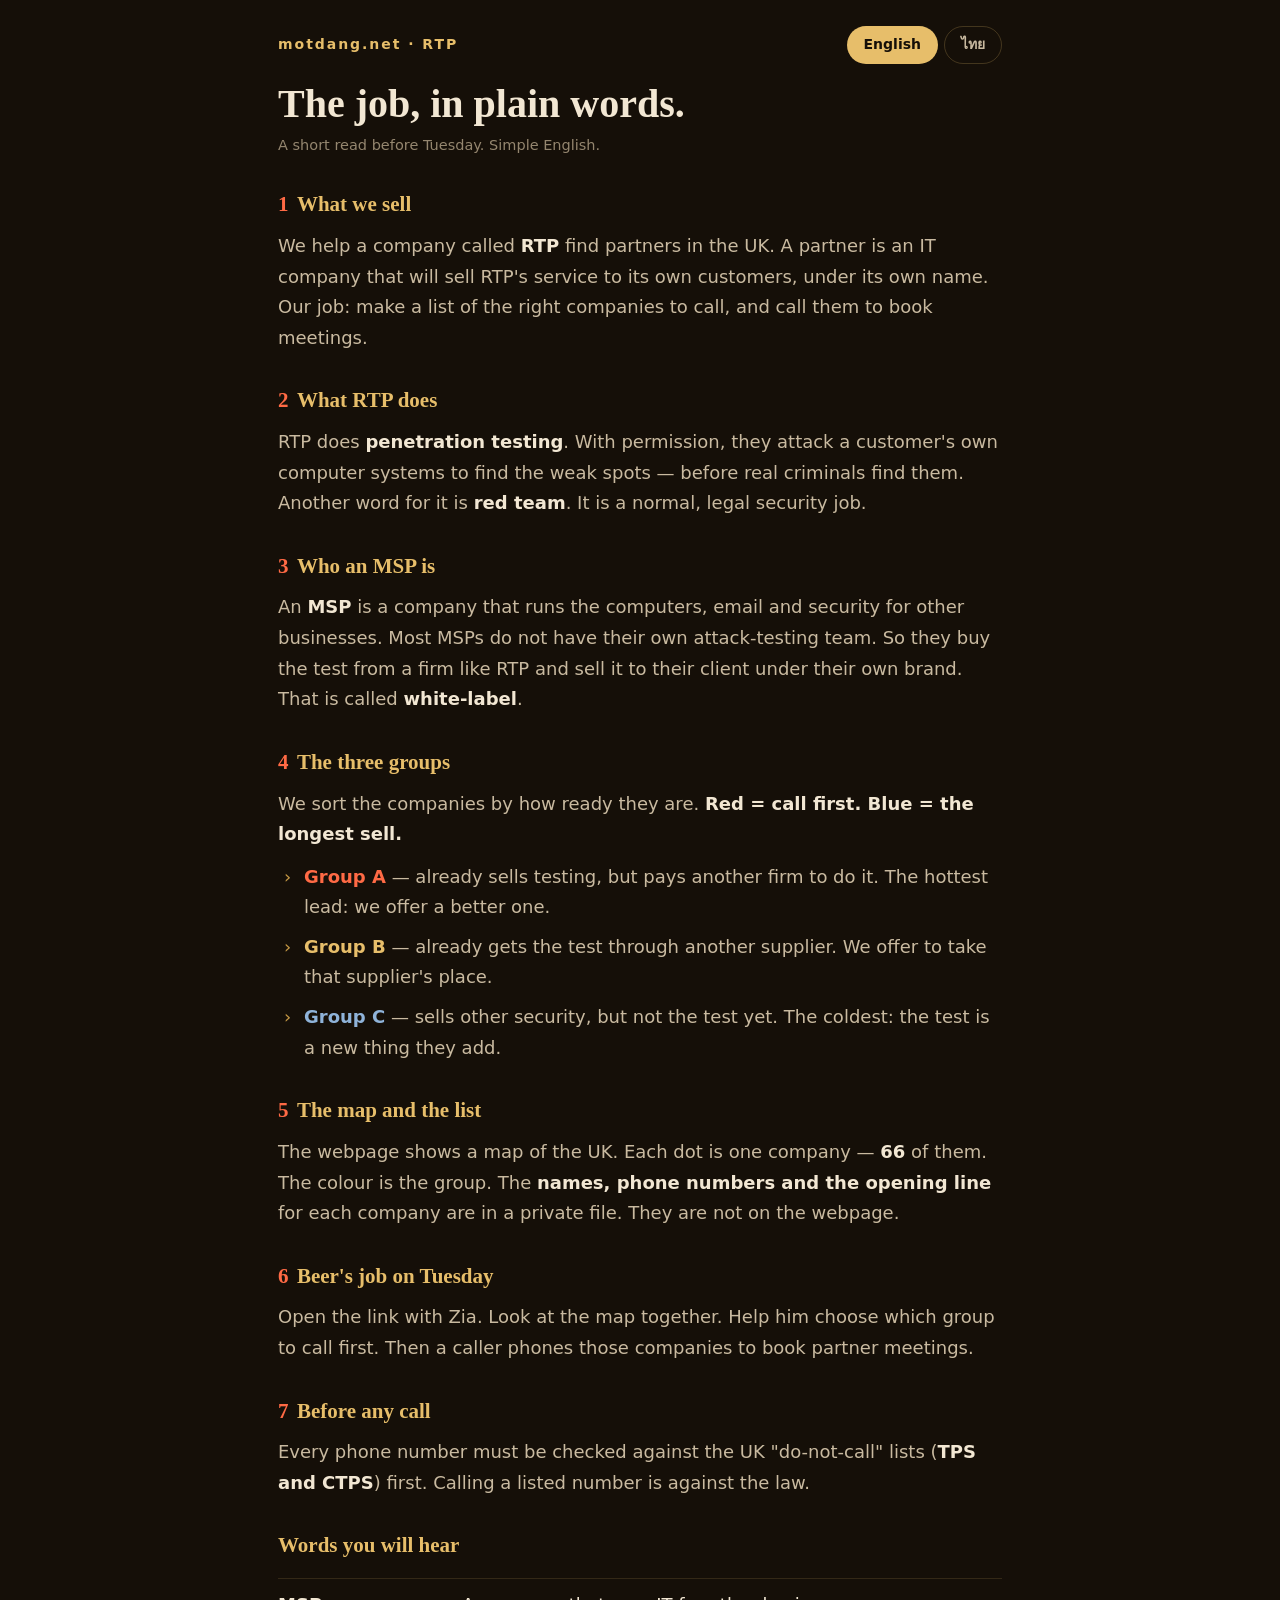
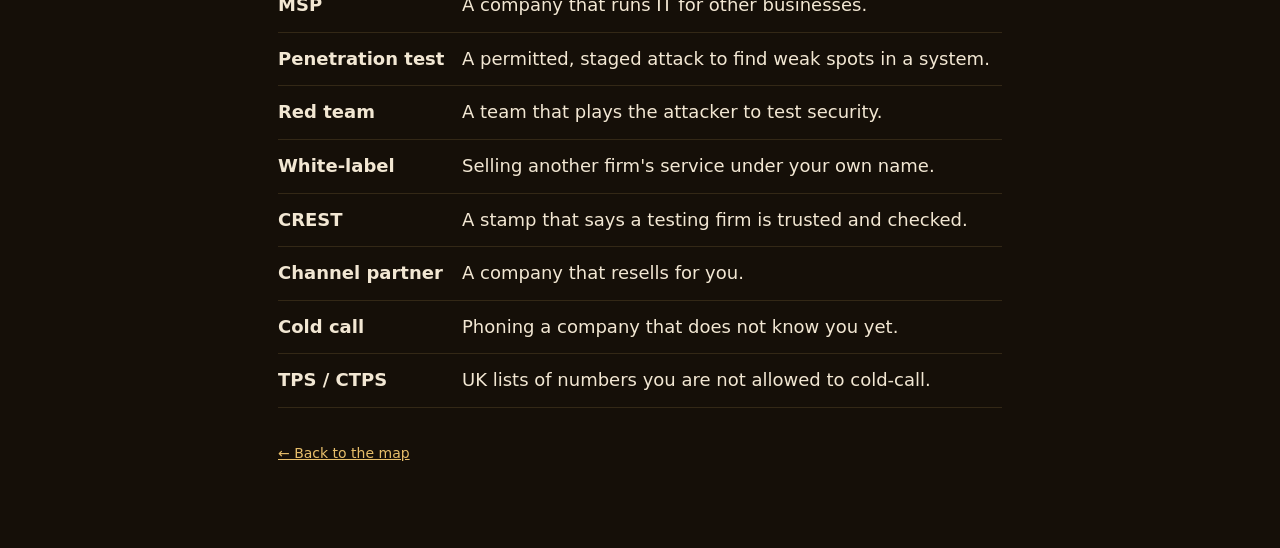
<file: docs/brief/index.html>
<!DOCTYPE html>
<html lang="en">
<head>
<meta charset="utf-8">
<meta name="viewport" content="width=device-width,initial-scale=1">
<title>The job, in plain words — RTP UK channel</title>
<meta name="robots" content="noindex">
<style>
:root{--lacquer:#150f08;--panel:#241a12;--cream:#f2e7d3;--cream-dim:#c9baa0;--cream-faint:#94866f;
  --gold:#e7be6a;--gold-deep:#c89a45;--verm:#ff6a45;--jade:#7fc8a0;--sky:#8fb3d9;--edge:rgba(231,190,106,.22);
  --line:rgba(231,190,106,.14);--serif:Georgia,serif;
  --sans:"Avenir Next","Segoe UI",system-ui,"Noto Sans Thai","Noto Sans Lao",sans-serif}
*{margin:0;padding:0;box-sizing:border-box}
body{background:var(--lacquer);color:var(--cream);font-family:var(--sans);font-size:18px;line-height:1.7;
  -webkit-font-smoothing:antialiased}
.wrap{max-width:760px;margin:0 auto;padding:26px 18px 80px}
[lang=th]{font-family:"Noto Sans Thai",var(--sans);line-height:1.85}
a{color:var(--gold)}
.top{display:flex;align-items:center;gap:14px;flex-wrap:wrap;margin-bottom:8px}
.mark{font-weight:700;letter-spacing:.14em;color:var(--gold);font-size:14px}
.toggle{margin-left:auto;display:flex;gap:6px}
.toggle button{font:inherit;font-size:14px;font-weight:600;color:var(--cream-dim);background:transparent;
  border:1px solid var(--edge);border-radius:99px;padding:6px 16px;cursor:pointer;transition:.2s}
.toggle button[aria-pressed=true]{background:var(--gold);color:var(--lacquer);border-color:transparent}
h1{font-family:var(--serif);font-weight:600;font-size:clamp(28px,5vw,40px);line-height:1.12;color:var(--cream);
  margin:18px 0 6px}
.say{color:var(--cream-faint);font-size:14.5px;margin-bottom:26px}
h2{font-family:var(--serif);font-size:21px;color:var(--gold);margin:30px 0 8px;font-weight:600}
h2 .n{color:var(--verm);margin-right:.4em}
p{margin-bottom:12px;color:var(--cream-dim)}
p b,li b{color:var(--cream);font-weight:600}
ul{margin:0 0 12px 4px;list-style:none}
li{padding-left:22px;position:relative;margin-bottom:9px;color:var(--cream-dim)}
li::before{content:"›";position:absolute;left:2px;color:var(--gold-deep)}
.tierdot{font-weight:700}.tierdot.a{color:var(--verm)}.tierdot.b{color:var(--gold)}.tierdot.c{color:var(--sky)}
.gloss{border-top:1px solid var(--line);margin-top:14px}
.gloss div{display:grid;grid-template-columns:170px 1fr;gap:14px;padding:11px 0;border-bottom:1px solid var(--line)}
.gloss .t{color:var(--cream);font-weight:600}
@media(max-width:560px){.gloss div{grid-template-columns:1fr;gap:3px}}
.lang{display:none}.lang.on{display:block}
.back{display:inline-block;margin-top:34px;font-size:14px}
@media print{body{background:#fff;color:#000}.toggle{display:none}}
</style>
</head>
<body>
<div class="wrap">
  <div class="top">
    <span class="mark">motdang.net · RTP</span>
    <div class="toggle" role="group" aria-label="Language">
      <button data-l="en" aria-pressed="true">English</button>
      <button data-l="th" aria-pressed="false" lang="th">ไทย</button>
    </div>
  </div>

  <!-- ENGLISH (simple) -->
  <div class="lang on" id="en">
    <h1>The job, in plain words.</h1>
    <p class="say">A short read before Tuesday. Simple English.</p>

    <h2><span class="n">1</span>What we sell</h2>
    <p>We help a company called <b>RTP</b> find partners in the UK. A partner is an IT company
    that will sell RTP's service to its own customers, under its own name. Our job: make a list
    of the right companies to call, and call them to book meetings.</p>

    <h2><span class="n">2</span>What RTP does</h2>
    <p>RTP does <b>penetration testing</b>. With permission, they attack a customer's own
    computer systems to find the weak spots — before real criminals find them. Another word for
    it is <b>red team</b>. It is a normal, legal security job.</p>

    <h2><span class="n">3</span>Who an MSP is</h2>
    <p>An <b>MSP</b> is a company that runs the computers, email and security for other
    businesses. Most MSPs do not have their own attack-testing team. So they buy the test from a
    firm like RTP and sell it to their client under their own brand. That is called
    <b>white-label</b>.</p>

    <h2><span class="n">4</span>The three groups</h2>
    <p>We sort the companies by how ready they are. <b>Red = call first. Blue = the longest sell.</b></p>
    <ul>
      <li><span class="tierdot a">Group A</span> — already sells testing, but pays another firm
      to do it. The hottest lead: we offer a better one.</li>
      <li><span class="tierdot b">Group B</span> — already gets the test through another supplier.
      We offer to take that supplier's place.</li>
      <li><span class="tierdot c">Group C</span> — sells other security, but not the test yet.
      The coldest: the test is a new thing they add.</li>
    </ul>

    <h2><span class="n">5</span>The map and the list</h2>
    <p>The webpage shows a map of the UK. Each dot is one company — <b>66</b> of them. The colour
    is the group. The <b>names, phone numbers and the opening line</b> for each company are in a
    private file. They are not on the webpage.</p>

    <h2><span class="n">6</span>Beer's job on Tuesday</h2>
    <p>Open the link with Zia. Look at the map together. Help him choose which group to call
    first. Then a caller phones those companies to book partner meetings.</p>

    <h2><span class="n">7</span>Before any call</h2>
    <p>Every phone number must be checked against the UK "do-not-call" lists (<b>TPS and
    CTPS</b>) first. Calling a listed number is against the law.</p>

    <h2>Words you will hear</h2>
    <div class="gloss">
      <div><span class="t">MSP</span><span>A company that runs IT for other businesses.</span></div>
      <div><span class="t">Penetration test</span><span>A permitted, staged attack to find weak spots in a system.</span></div>
      <div><span class="t">Red team</span><span>A team that plays the attacker to test security.</span></div>
      <div><span class="t">White-label</span><span>Selling another firm's service under your own name.</span></div>
      <div><span class="t">CREST</span><span>A stamp that says a testing firm is trusted and checked.</span></div>
      <div><span class="t">Channel partner</span><span>A company that resells for you.</span></div>
      <div><span class="t">Cold call</span><span>Phoning a company that does not know you yet.</span></div>
      <div><span class="t">TPS / CTPS</span><span>UK lists of numbers you are not allowed to cold-call.</span></div>
    </div>
    <a class="back" href="../">← Back to the map</a>
  </div>

  <!-- THAI (simple) -->
  <div class="lang" id="th" lang="th">
    <h1>งานนี้คืออะไร แบบเข้าใจง่าย</h1>
    <p class="say">อ่านสั้น ๆ ก่อนวันอังคาร ภาษาง่าย ๆ</p>

    <h2><span class="n">1</span>เราขายอะไร</h2>
    <p>เราช่วยบริษัทชื่อ <b>RTP</b> หาพันธมิตรในอังกฤษ พันธมิตรคือบริษัทไอทีที่จะเอาบริการของ RTP
    ไปขายให้ลูกค้าของตัวเอง ในชื่อแบรนด์ของตัวเอง งานของเราคือ ทำรายชื่อบริษัทที่ควรโทรไปคุย
    แล้วโทรไปนัดประชุม</p>

    <h2><span class="n">2</span>RTP ทำอะไร</h2>
    <p>RTP รับ <b>เจาะระบบ</b> ให้ลูกค้า คือทดลองโจมตีระบบคอมพิวเตอร์ของลูกค้าเอง (โดยได้รับอนุญาต)
    เพื่อหาช่องโหว่ก่อนที่แฮกเกอร์ตัวจริงจะเจอ ภาษาอังกฤษเรียกว่า penetration test หรือ red team
    เป็นงานความปลอดภัยปกติ ถูกกฎหมาย</p>

    <h2><span class="n">3</span>MSP คือใคร</h2>
    <p><b>MSP</b> คือบริษัทที่ดูแลคอมพิวเตอร์ อีเมล และความปลอดภัย ให้ธุรกิจอื่น MSP ส่วนใหญ่
    ไม่มีทีมเจาะระบบเอง เขาจึงซื้อบริการนี้จากบริษัทอย่าง RTP แล้วเอาไปขายต่อให้ลูกค้าในชื่อของตัวเอง
    เรียกว่า <b>white-label</b></p>

    <h2><span class="n">4</span>สามกลุ่ม</h2>
    <p>เราจัดบริษัทเป็นสามกลุ่ม ตามว่าพร้อมแค่ไหน <b>สีแดง = โทรก่อน สีฟ้า = ใช้เวลานานสุด</b></p>
    <ul>
      <li><span class="tierdot a">กลุ่ม A</span> — ขายบริการเจาะระบบอยู่แล้ว แต่จ้างเจ้าอื่นทำ
      กลุ่มที่พร้อมที่สุด ชวนให้เปลี่ยนมาใช้ RTP</li>
      <li><span class="tierdot b">กลุ่ม B</span> — มีบริการเจาะระบบผ่านเจ้าอื่นอยู่แล้ว
      เราเสนอให้เปลี่ยนมาใช้ RTP แทน</li>
      <li><span class="tierdot c">กลุ่ม C</span> — ขายบริการความปลอดภัยอื่น ๆ แต่ยังไม่มีบริการเจาะระบบ
      กลุ่มที่ใช้เวลานานสุด เป็นบริการใหม่ที่เพิ่มให้เขา</li>
    </ul>

    <h2><span class="n">5</span>แผนที่กับรายชื่อ</h2>
    <p>ในหน้าเว็บมีแผนที่อังกฤษ จุดหนึ่งจุดคือบริษัทหนึ่งแห่ง มีทั้งหมด <b>66</b> แห่ง
    สีของจุดบอกกลุ่ม ส่วน <b>ชื่อคนที่ต้องคุย เบอร์โทร และประโยคเปิด</b> อยู่ในไฟล์ส่วนตัว
    ไม่ได้ลงในหน้าเว็บ</p>

    <h2><span class="n">6</span>งานของเบียร์วันอังคาร</h2>
    <p>เปิดลิงก์ให้ Zia ดูด้วยกัน ดูแผนที่ไปพร้อมกัน ช่วยเขาเลือกว่าจะเริ่มโทรกลุ่มไหนก่อน
    จากนั้นให้คนโทรติดต่อบริษัทเหล่านั้นเพื่อนัดประชุม</p>

    <h2><span class="n">7</span>ก่อนโทรทุกครั้ง</h2>
    <p>ต้องเอาเบอร์ไปเช็กกับรายชื่อ "ห้ามโทร" ของอังกฤษ (<b>TPS และ CTPS</b>) ก่อน
    ถ้าโทรหาเบอร์ที่อยู่ในรายชื่อนั้น ถือว่าผิดกฎหมาย</p>

    <h2>คำที่จะได้ยินบ่อย</h2>
    <div class="gloss">
      <div><span class="t">MSP</span><span>บริษัทที่รับดูแลระบบไอทีให้ธุรกิจอื่น</span></div>
      <div><span class="t">Penetration test / เจาะระบบ</span><span>การทดลองโจมตีระบบเพื่อหาช่องโหว่ (ได้รับอนุญาต)</span></div>
      <div><span class="t">Red team</span><span>ทีมที่เล่นเป็นแฮกเกอร์ เพื่อทดสอบความปลอดภัย</span></div>
      <div><span class="t">White-label</span><span>เอาบริการของคนอื่นมาขายในชื่อแบรนด์ตัวเอง</span></div>
      <div><span class="t">CREST</span><span>เครื่องหมายรับรองว่าบริษัทเจาะระบบน่าเชื่อถือ ผ่านการตรวจ</span></div>
      <div><span class="t">Channel partner</span><span>พันธมิตรที่ช่วยขายต่อให้</span></div>
      <div><span class="t">Cold call</span><span>โทรหาบริษัทที่ยังไม่รู้จักกันมาก่อน</span></div>
      <div><span class="t">TPS / CTPS</span><span>รายชื่อเบอร์ที่ห้ามโทรขายของในอังกฤษ</span></div>
    </div>
    <a class="back" href="../">← กลับไปที่แผนที่</a>
  </div>
</div>
<script>
document.querySelectorAll('.toggle button').forEach(b=>b.addEventListener('click',()=>{
  const l=b.dataset.l;
  document.querySelectorAll('.toggle button').forEach(x=>x.setAttribute('aria-pressed', x===b));
  document.getElementById('en').classList.toggle('on', l==='en');
  document.getElementById('th').classList.toggle('on', l==='th');
  document.documentElement.lang=l;
}));
</script>
</body>
</html>
</file>
<file: docs/style.css>
:root{
  --lacquer:#150f08; --lacquer-2:#1e1610; --panel:#241a12;
  --cream:#f2e7d3; --cream-dim:#c9baa0; --cream-faint:#94866f;
  --gold:#e7be6a; --gold-deep:#c89a45;
  --verm:#ff6a45; --verm-deep:#c8371e; --jade:#7fc8a0; --sky:#8fb3d9;
  --glass:rgba(36,26,18,.55); --edge:rgba(231,190,106,.22); --line:rgba(231,190,106,.14);
  --shadow:0 24px 60px -24px rgba(0,0,0,.72);
  --r-lg:22px; --r-md:15px; --r-sm:9px;
  --spring:cubic-bezier(.3,1.1,.4,1); --out:cubic-bezier(.22,.61,.36,1);
  --serif:Georgia,"Times New Roman",serif;
  --sans:"Avenir Next","Segoe UI",system-ui,-apple-system,"Noto Sans Thai",sans-serif;
  --mono:ui-monospace,"SF Mono",Menlo,Consolas,monospace;
}
*{margin:0;padding:0;box-sizing:border-box}
html{scroll-behavior:smooth;scroll-padding-top:60px}
@media (prefers-reduced-motion:reduce){html{scroll-behavior:auto}}
body{background:var(--lacquer);color:var(--cream);font-family:var(--sans);font-size:17px;
  line-height:1.62;-webkit-font-smoothing:antialiased;overflow-x:hidden}
a{color:var(--gold);text-decoration:none}
a:hover{color:var(--cream)}
:focus-visible{outline:2px solid var(--gold);outline-offset:3px;border-radius:6px}
[lang=th]{font-family:"Noto Sans Thai",var(--sans)}
.wrap{max-width:1180px;margin:0 auto;padding:0 18px}
.mono{font-family:var(--mono)}

/* ambient grain */
body::before{content:"";position:fixed;inset:0;pointer-events:none;z-index:0;opacity:.045;
  background-image:radial-gradient(rgba(231,190,106,.6) .5px,transparent .5px);background-size:5px 5px}
main,header,footer{position:relative;z-index:1}

/* top bar */
.bar{position:sticky;top:0;z-index:30;background:rgba(21,15,8,.72);border-bottom:1px solid var(--line);
  backdrop-filter:blur(14px) saturate(1.3);-webkit-backdrop-filter:blur(14px) saturate(1.3)}
.bar .wrap{display:flex;align-items:center;gap:16px;height:56px}
.mark{font-weight:700;letter-spacing:.15em;color:var(--gold);white-space:nowrap;font-size:14px}
.mark span{color:var(--gold-deep);font-weight:600;margin-left:.4em}
.bar nav{display:flex;gap:2px;margin-left:auto;overflow-x:auto;scrollbar-width:none}
.bar nav::-webkit-scrollbar{display:none}
.bar nav a{font-size:13.5px;letter-spacing:.04em;color:var(--cream-dim);padding:6px 11px;border-radius:99px;
  white-space:nowrap;transition:color .25s,background .25s}
.bar nav a:hover{color:var(--lacquer);background:var(--gold)}

/* hero */
.hero{display:grid;gap:26px;align-items:center;padding:46px 0 30px}
@media (min-width:940px){.hero{grid-template-columns:1.02fr .98fr;min-height:calc(100svh - 56px)}}
.kicker{font-size:12.5px;letter-spacing:.22em;text-transform:uppercase;color:var(--gold-deep);margin-bottom:16px}
h1{font-family:var(--serif);font-weight:600;font-size:clamp(42px,7vw,86px);line-height:.98;
  letter-spacing:-.02em;color:var(--cream)}
h1 em{font-style:normal;background:linear-gradient(100deg,var(--verm),var(--gold) 55%,var(--verm));
  background-size:200% 100%;-webkit-background-clip:text;background-clip:text;color:transparent;
  animation:sheen 7s linear infinite}
@keyframes sheen{to{background-position:200% 0}}
@media (prefers-reduced-motion:reduce){h1 em{animation:none}}
.lede{margin:22px 0 26px;color:var(--cream-dim);font-size:clamp(16px,1.5vw,19px);max-width:38em}
.lede b{color:var(--cream);font-weight:600}
.cta{display:flex;gap:12px;flex-wrap:wrap;align-items:center}
.btn{display:inline-flex;align-items:center;gap:8px;padding:13px 22px;border-radius:99px;font-weight:600;
  font-size:15px;letter-spacing:.02em;border:1px solid var(--gold-deep);color:var(--gold);background:transparent;
  cursor:pointer;font-family:inherit;transition:transform .35s var(--spring),background .25s,color .25s}
.btn.solid{background:linear-gradient(135deg,var(--verm),var(--verm-deep));color:#fff;border-color:transparent;
  box-shadow:0 12px 34px -12px rgba(255,106,69,.6)}
.btn:hover{transform:translateY(-2px) scale(1.03);color:var(--cream)}
.btn.solid:hover{color:#fff}
.btn:active{transform:scale(.97)}
@media (prefers-reduced-motion:reduce){.btn:hover{transform:none}}

/* stat strip */
.strip{display:flex;gap:26px;flex-wrap:wrap;margin-top:30px;padding-top:22px;border-top:1px solid var(--line)}
.strip .s .v{font-family:var(--serif);font-size:30px;font-weight:600;color:var(--gold);line-height:1}
.strip .s .k{font-size:13px;color:var(--cream-faint);margin-top:5px;letter-spacing:.03em}

/* map */
.mapwrap{position:relative;width:100%;max-width:440px;justify-self:center;
  display:flex;flex-direction:column;align-items:center}
.mapwrap svg{width:100%;height:auto;display:block;overflow:hidden;border-radius:14px;
  filter:drop-shadow(0 14px 30px rgba(0,0,0,.45))}
.sea{fill:url(#seaGrad)}
.land{fill:#1b140d;stroke:rgba(231,190,106,.08);stroke-width:.7;stroke-linejoin:round}
.land.home{fill:#3c2b1c;stroke:rgba(231,190,106,.5);stroke-width:1.1}
.grat{stroke:rgba(231,190,106,.05);stroke-width:.7;fill:none}
.pin{cursor:pointer}
.pin .hit{fill:transparent}
.bloom,.office,.scale,.grat,.sea{pointer-events:none}
.pin .dot{transition:r .35s var(--spring),opacity .3s}
.pin .halo{opacity:.14;transition:opacity .3s}
.pin.A .dot,.pin.A .halo{fill:var(--verm)}
.pin.B .dot,.pin.B .halo{fill:var(--gold)}
.pin.C .dot,.pin.C .halo{fill:var(--sky)}
.pin:hover .dot,.pin.hot .dot{r:8.5}
.pin.off{opacity:.12;pointer-events:none}
.office .core{fill:var(--cream)}
.office .ring{fill:none;stroke:var(--cream);stroke-width:1.5;transform-origin:center;transform-box:fill-box}
@media (prefers-reduced-motion:no-preference){
  .office .ring{animation:pulse 2.8s var(--out) infinite}
  @keyframes pulse{0%{opacity:.9;r:5}70%,100%{opacity:0;r:20}}
}
.office .lbl{font:600 12px var(--sans);fill:var(--cream);letter-spacing:.05em;text-anchor:end}
.scale line{stroke:var(--cream-faint);stroke-width:1.4}
.scale text{font:11px var(--sans);fill:var(--cream-faint)}
.legend{display:flex;gap:8px;flex-wrap:wrap;justify-content:center;margin-top:16px}
.legend button{display:inline-flex;align-items:center;gap:7px;font:inherit;font-size:13px;color:var(--cream-dim);
  background:var(--glass);border:1px solid var(--edge);border-radius:99px;padding:6px 13px;cursor:pointer;
  transition:border-color .25s,color .25s,transform .2s var(--spring)}
.legend button:hover{transform:translateY(-1px)}
.legend button[aria-pressed=false]{opacity:.45}
.legend i{width:9px;height:9px;border-radius:50%;display:inline-block}
.legend .a i{background:var(--verm)} .legend .b i{background:var(--gold)} .legend .c i{background:var(--sky)}
.legend .all i{background:var(--cream)}
.maptip{position:absolute;pointer-events:none;z-index:6;padding:9px 13px;border-radius:11px;font-size:13.5px;
  background:rgba(21,15,8,.94);border:1px solid var(--edge);box-shadow:var(--shadow);max-width:250px;
  opacity:0;transform:translateY(6px);transition:opacity .18s,transform .18s}
.maptip.on{opacity:1;transform:none}
.maptip b{display:block;color:var(--cream);font-size:14px}
.maptip span{color:var(--cream-dim)}
.mapfoot{font-size:12px;color:var(--cream-faint);text-align:center;margin-top:10px}

/* zoomable stage */
.mapstage{position:relative;width:100%;touch-action:none}
#uk{cursor:grab}
.mapstage.grabbing #uk{cursor:grabbing}
.pin .dot,.pin .halo{transform-box:fill-box;transform-origin:center}
.pin.sel .halo{opacity:.5}
.pin.sel .dot{r:9;stroke:var(--cream);stroke-width:1.6}
.bloom{opacity:.5}
.bl.A{fill:var(--verm)} .bl.B{fill:var(--gold)} .bl.C{fill:var(--sky)}
@media (prefers-reduced-motion:no-preference){
  .bloom{animation:breathe 6s ease-in-out infinite}
  @keyframes breathe{0%,100%{opacity:.4}50%{opacity:.62}}
  .pin .dot,.pin .halo{animation:popin .5s var(--spring) backwards;animation-delay:var(--d)}
  @keyframes popin{from{transform:scale(0);opacity:0}to{transform:scale(1);opacity:1}}
}
.mapctrl{position:absolute;top:10px;right:10px;display:flex;flex-direction:column;gap:6px;z-index:4}
.mapctrl button{width:34px;height:34px;border-radius:9px;border:1px solid var(--edge);
  background:rgba(21,15,8,.78);color:var(--gold);font-size:18px;line-height:1;cursor:pointer;
  backdrop-filter:blur(6px);-webkit-backdrop-filter:blur(6px);display:grid;place-items:center;
  transition:background .2s,color .2s,transform .2s var(--spring)}
.mapctrl button:hover{background:var(--gold);color:var(--lacquer);transform:translateY(-1px)}
.maphint{font-size:11.5px;color:var(--cream-faint);text-align:center;margin-top:11px;letter-spacing:.02em}
.mapcard{position:absolute;z-index:7;min-width:212px;max-width:264px;padding:14px 15px 15px;
  border-radius:14px;background:rgba(21,15,8,.97);border:1px solid var(--edge);box-shadow:var(--shadow);
  opacity:0;transform:translateY(6px) scale(.98);transition:opacity .18s,transform .2s var(--spring)}
.mapcard.on{opacity:1;transform:none}
.mapcard .x{position:absolute;top:7px;right:10px;background:none;border:none;color:var(--cream-faint);
  font-size:20px;line-height:1;cursor:pointer}
.mapcard .chip{display:inline-block;font-size:10.5px;letter-spacing:.03em;padding:3px 9px;border-radius:99px;
  margin-bottom:9px;font-weight:600}
.mapcard .chip.a{background:rgba(255,106,69,.16);color:var(--verm)}
.mapcard .chip.b{background:rgba(231,190,106,.16);color:var(--gold)}
.mapcard .chip.c{background:rgba(143,179,217,.16);color:var(--sky)}
.mapcard b{display:block;color:var(--cream);font-size:16px;line-height:1.25;padding-right:14px}
.mapcard .rg{display:block;color:var(--cream-faint);font-size:12.5px;margin:2px 0 8px}
.mapcard .ev{font-size:12.5px;color:var(--cream-dim);line-height:1.42;margin-bottom:11px}
.mapcard .tel{display:flex;align-items:center;justify-content:center;gap:7px;font-weight:700;font-size:16px;
  color:var(--gold);background:rgba(231,190,106,.1);border:1px solid var(--edge);border-radius:10px;padding:9px 12px}
.mapcard .tel:hover{background:var(--gold);color:var(--lacquer)}
.mapcard .notel{font-size:13px;color:var(--cream-faint)}
.mapcard .foot{display:block;font-size:11px;color:var(--cream-faint);margin-top:9px}

/* sections */
section{padding:80px 0 20px}
.eyebrow{font-size:12.5px;letter-spacing:.2em;text-transform:uppercase;color:var(--verm);margin-bottom:11px}
h2{font-family:var(--serif);font-weight:600;font-size:clamp(30px,4.2vw,50px);line-height:1.05;
  letter-spacing:-.01em;margin-bottom:14px;color:var(--cream)}
h2 span{font-family:"Noto Sans Thai",sans-serif;color:var(--gold-deep);font-size:.46em;font-weight:500;margin-left:.35em}
.sub{color:var(--cream-dim);max-width:46em;margin-bottom:32px}
.reveal{opacity:0;transform:translateY(22px)}
.reveal.in{opacity:1;transform:none;transition:opacity .7s var(--out),transform .7s var(--out)}
@media (prefers-reduced-motion:reduce){.reveal{opacity:1;transform:none}}

/* bubbles */
.pool{display:flex;align-items:flex-end;justify-content:center;gap:clamp(12px,3vw,44px);flex-wrap:wrap}
.bub{display:flex;flex-direction:column;align-items:center;gap:12px;text-align:center;max-width:210px}
.bub .c{border-radius:50%;display:grid;place-items:center;border:1px solid var(--edge);
  background:radial-gradient(circle at 34% 28%,rgba(231,190,106,.2),rgba(36,26,18,.65) 72%)}
.bub.hot .c{background:radial-gradient(circle at 34% 28%,rgba(255,106,69,.92),var(--verm-deep) 76%);
  border-color:transparent;box-shadow:0 0 44px rgba(255,106,69,.5)}
.bub .v{font-family:var(--serif);font-size:29px;font-weight:600;color:var(--cream);line-height:1}
.bub p{font-size:13.5px;color:var(--cream-dim);line-height:1.42}

/* cards / grid */
.grid{display:grid;gap:16px}
.g2{grid-template-columns:repeat(auto-fit,minmax(270px,1fr))}
.g3{grid-template-columns:repeat(auto-fit,minmax(230px,1fr))}
.card{position:relative;background:var(--glass);border:1px solid var(--edge);border-radius:var(--r-md);
  padding:22px;backdrop-filter:blur(10px);-webkit-backdrop-filter:blur(10px);
  transition:transform .4s var(--spring),border-color .3s}
.card:hover{transform:translateY(-3px);border-color:var(--gold-deep)}
@media (prefers-reduced-motion:reduce){.card:hover{transform:none}}
.card h3{font-family:var(--serif);font-size:20px;font-weight:600;color:var(--cream);margin-bottom:8px}
.card h3 .num{color:var(--gold);margin-right:.35em}
.card p{font-size:14.5px;color:var(--cream-dim)}
.card .tag{display:inline-block;font-size:11.5px;letter-spacing:.08em;text-transform:uppercase;padding:3px 9px;
  border-radius:99px;margin-bottom:12px;font-weight:600}
.tag.a{background:rgba(255,106,69,.16);color:var(--verm)}
.tag.b{background:rgba(231,190,106,.16);color:var(--gold)}
.tag.c{background:rgba(143,179,217,.16);color:var(--sky)}

/* gap two-column */
.gap{display:grid;gap:14px}
@media (min-width:720px){.gap{grid-template-columns:1fr 1fr}}
.gap .col{background:var(--glass);border:1px solid var(--edge);border-radius:var(--r-md);padding:22px}
.gap .col h3{font-size:15px;letter-spacing:.04em;color:var(--cream);margin-bottom:14px;text-transform:uppercase;font-weight:700}
.gap ul{list-style:none;display:grid;gap:9px}
.gap li{font-size:14.5px;color:var(--cream-dim);padding-left:26px;position:relative}
.gap .has li::before{content:"✓";position:absolute;left:0;color:var(--jade);font-weight:700}
.gap .lack li::before{content:"–";position:absolute;left:2px;color:var(--verm);font-weight:700}

/* price table */
.ptable{width:100%;border-collapse:collapse;font-size:14.5px}
.ptable th,.ptable td{text-align:left;padding:11px 12px;border-bottom:1px solid var(--line)}
.ptable th{color:var(--cream-faint);font-weight:600;font-size:12.5px;letter-spacing:.06em;text-transform:uppercase}
.ptable td:last-child,.ptable th:last-child{text-align:right;font-family:var(--mono);color:var(--gold)}
.ptable tr:hover td{background:rgba(231,190,106,.04)}
.note{font-size:13px;color:var(--cream-faint);margin-top:12px}

/* sample list */
.samp{display:grid;gap:10px}
.samp .row{display:grid;grid-template-columns:auto 1fr auto;gap:14px;align-items:center;
  background:var(--glass);border:1px solid var(--line);border-radius:var(--r-sm);padding:13px 16px;
  transition:border-color .25s}
.samp .row:hover{border-color:var(--edge)}
.samp .dot{width:11px;height:11px;border-radius:50%}
.samp .a .dot,.dot.a{background:var(--verm)} .samp .b .dot,.dot.b{background:var(--gold)} .samp .c .dot,.dot.c{background:var(--sky)}
.samp .co{font-weight:600;color:var(--cream)}
.samp .rg{font-size:13px;color:var(--cream-faint);margin-top:2px}
.samp .fact{font-size:13.5px;color:var(--cream-dim);text-align:right;max-width:22em}
@media (max-width:620px){.samp .row{grid-template-columns:auto 1fr}.samp .fact{display:none}}

/* desk / clock */
.clock{display:flex;gap:14px;flex-wrap:wrap;align-items:stretch;margin-bottom:26px}
.clock .z{flex:1;min-width:180px;background:var(--glass);border:1px solid var(--edge);border-radius:var(--r-md);padding:18px}
.clock .z .t{font-family:var(--mono);font-size:24px;color:var(--gold)}
.clock .z .p{font-size:13px;color:var(--cream-faint);margin-top:4px}
.clock .arrow{align-self:center;color:var(--gold-deep);font-size:22px}

.edge{background:linear-gradient(135deg,rgba(255,106,69,.14),rgba(231,190,106,.06));
  border:1px solid var(--edge);border-radius:var(--r-lg);padding:30px;margin-top:8px}
.edge h3{font-family:var(--serif);font-size:24px;color:var(--cream);margin-bottom:10px}
.edge .kbd{font-family:var(--mono);font-size:13.5px;color:var(--gold);background:rgba(21,15,8,.5);
  padding:2px 8px;border-radius:6px;border:1px solid var(--line)}

/* final cta */
.final{text-align:center;padding:96px 0 40px}
.final h2{margin-bottom:18px}
.final p{color:var(--cream-dim);max-width:34em;margin:0 auto 28px}

footer{border-top:1px solid var(--line);padding:36px 0 60px;margin-top:60px;color:var(--cream-faint);font-size:13px}
footer .wrap{display:flex;gap:20px;flex-wrap:wrap;justify-content:space-between}
footer a{color:var(--cream-faint);text-decoration:underline;text-decoration-color:rgba(148,134,111,.4)}
footer .src{max-width:52em;line-height:1.7}
</file>
